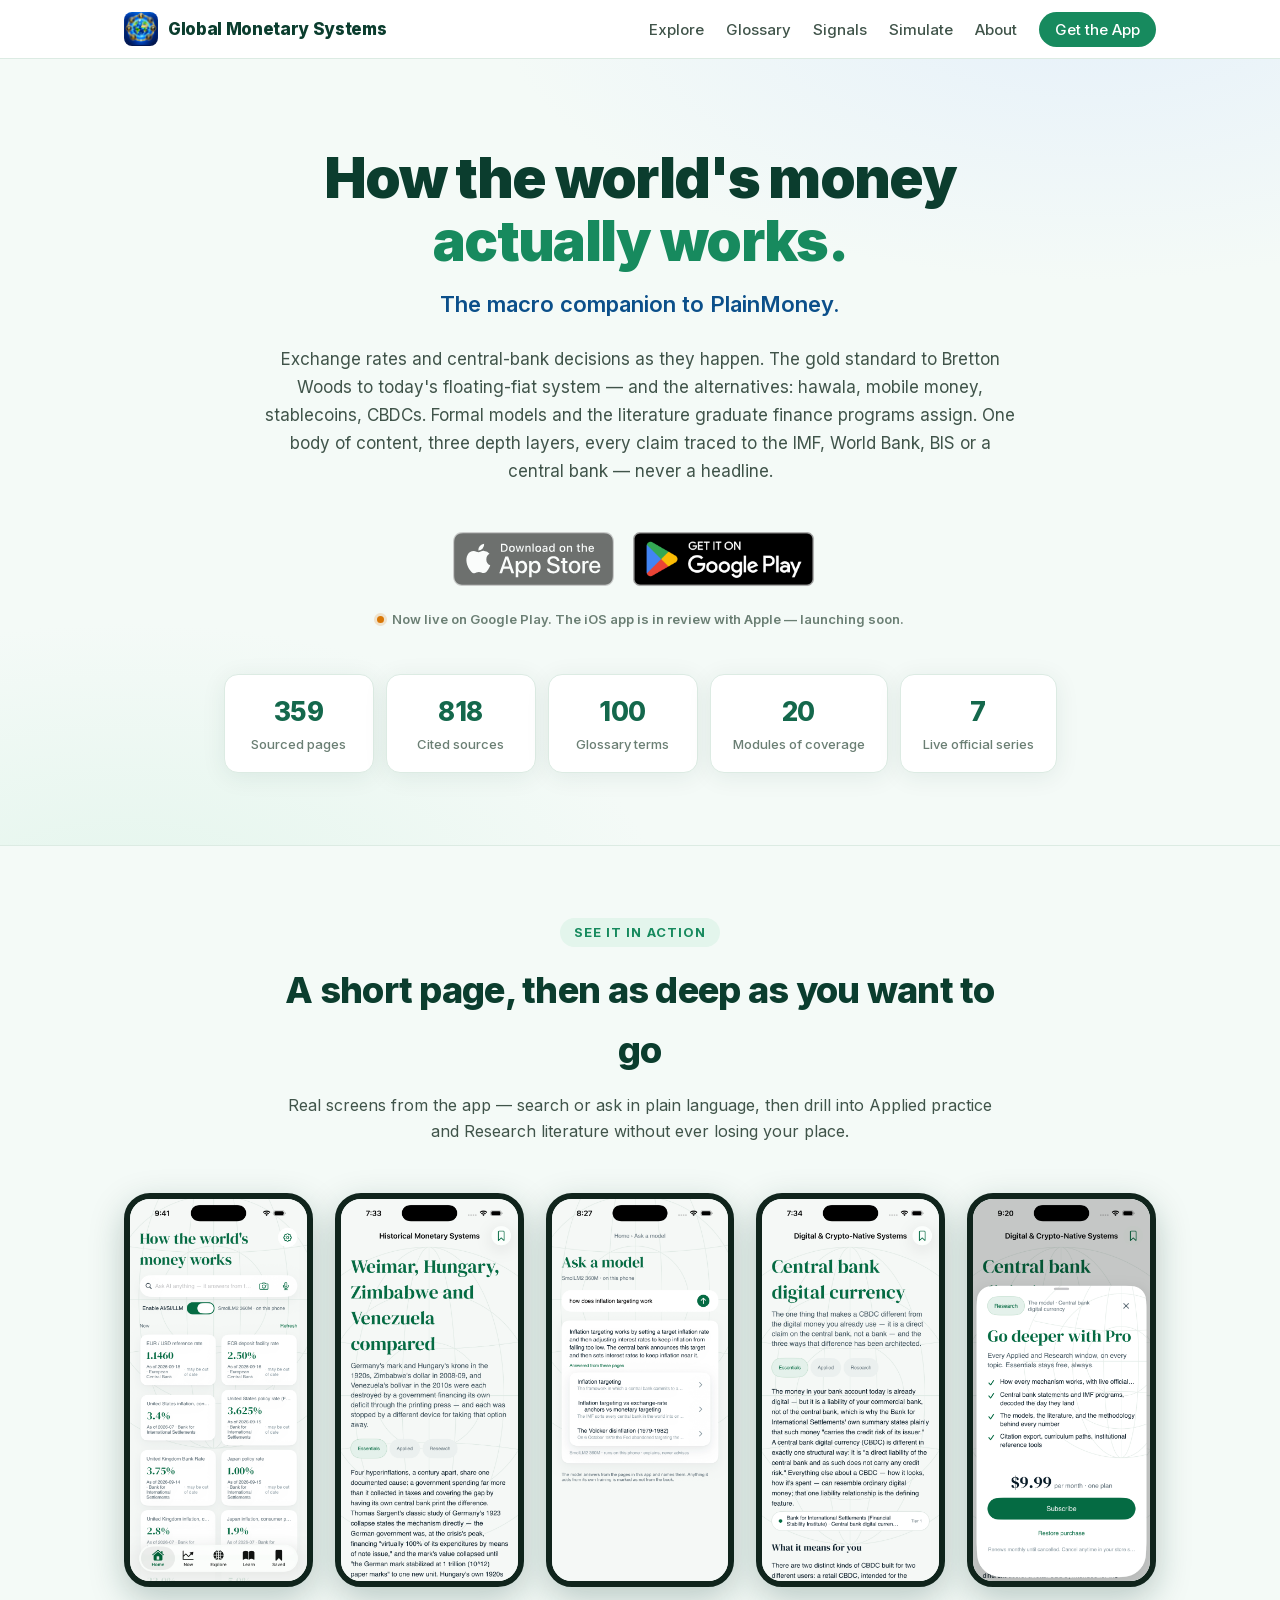
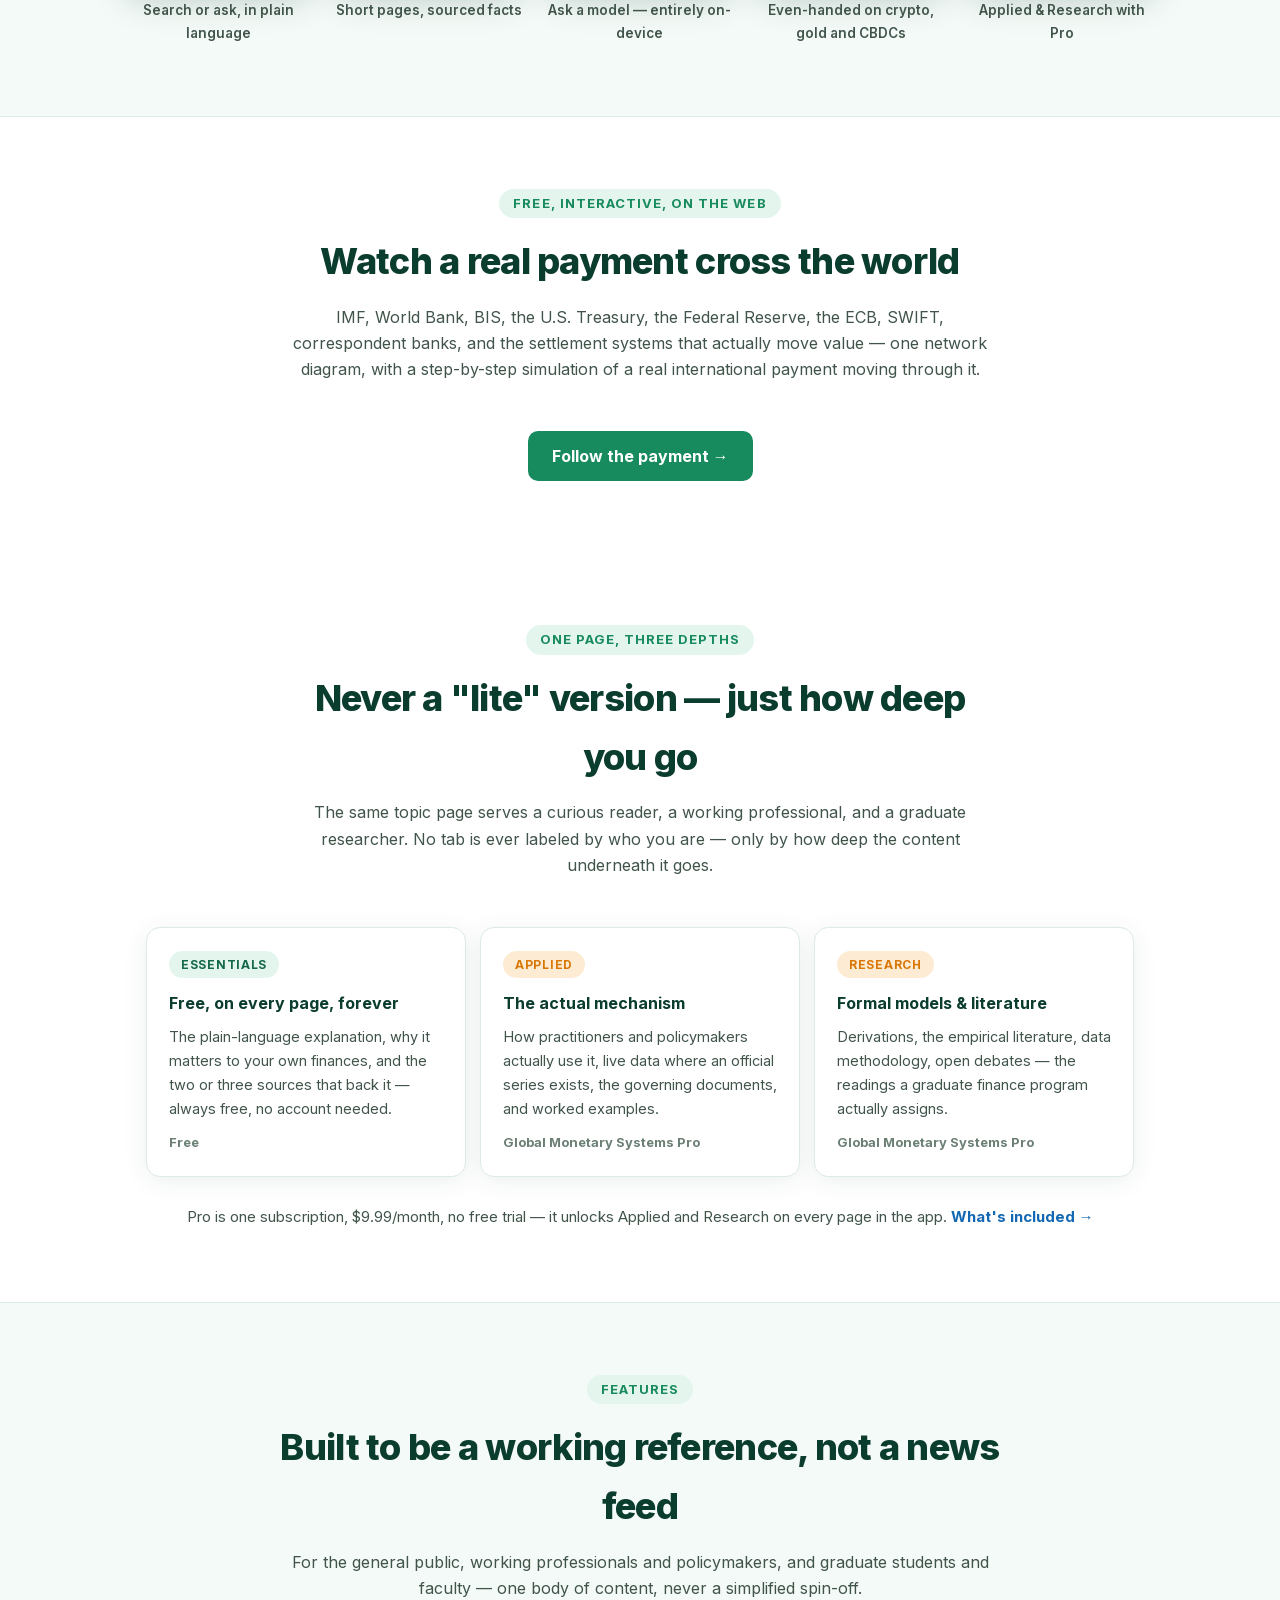
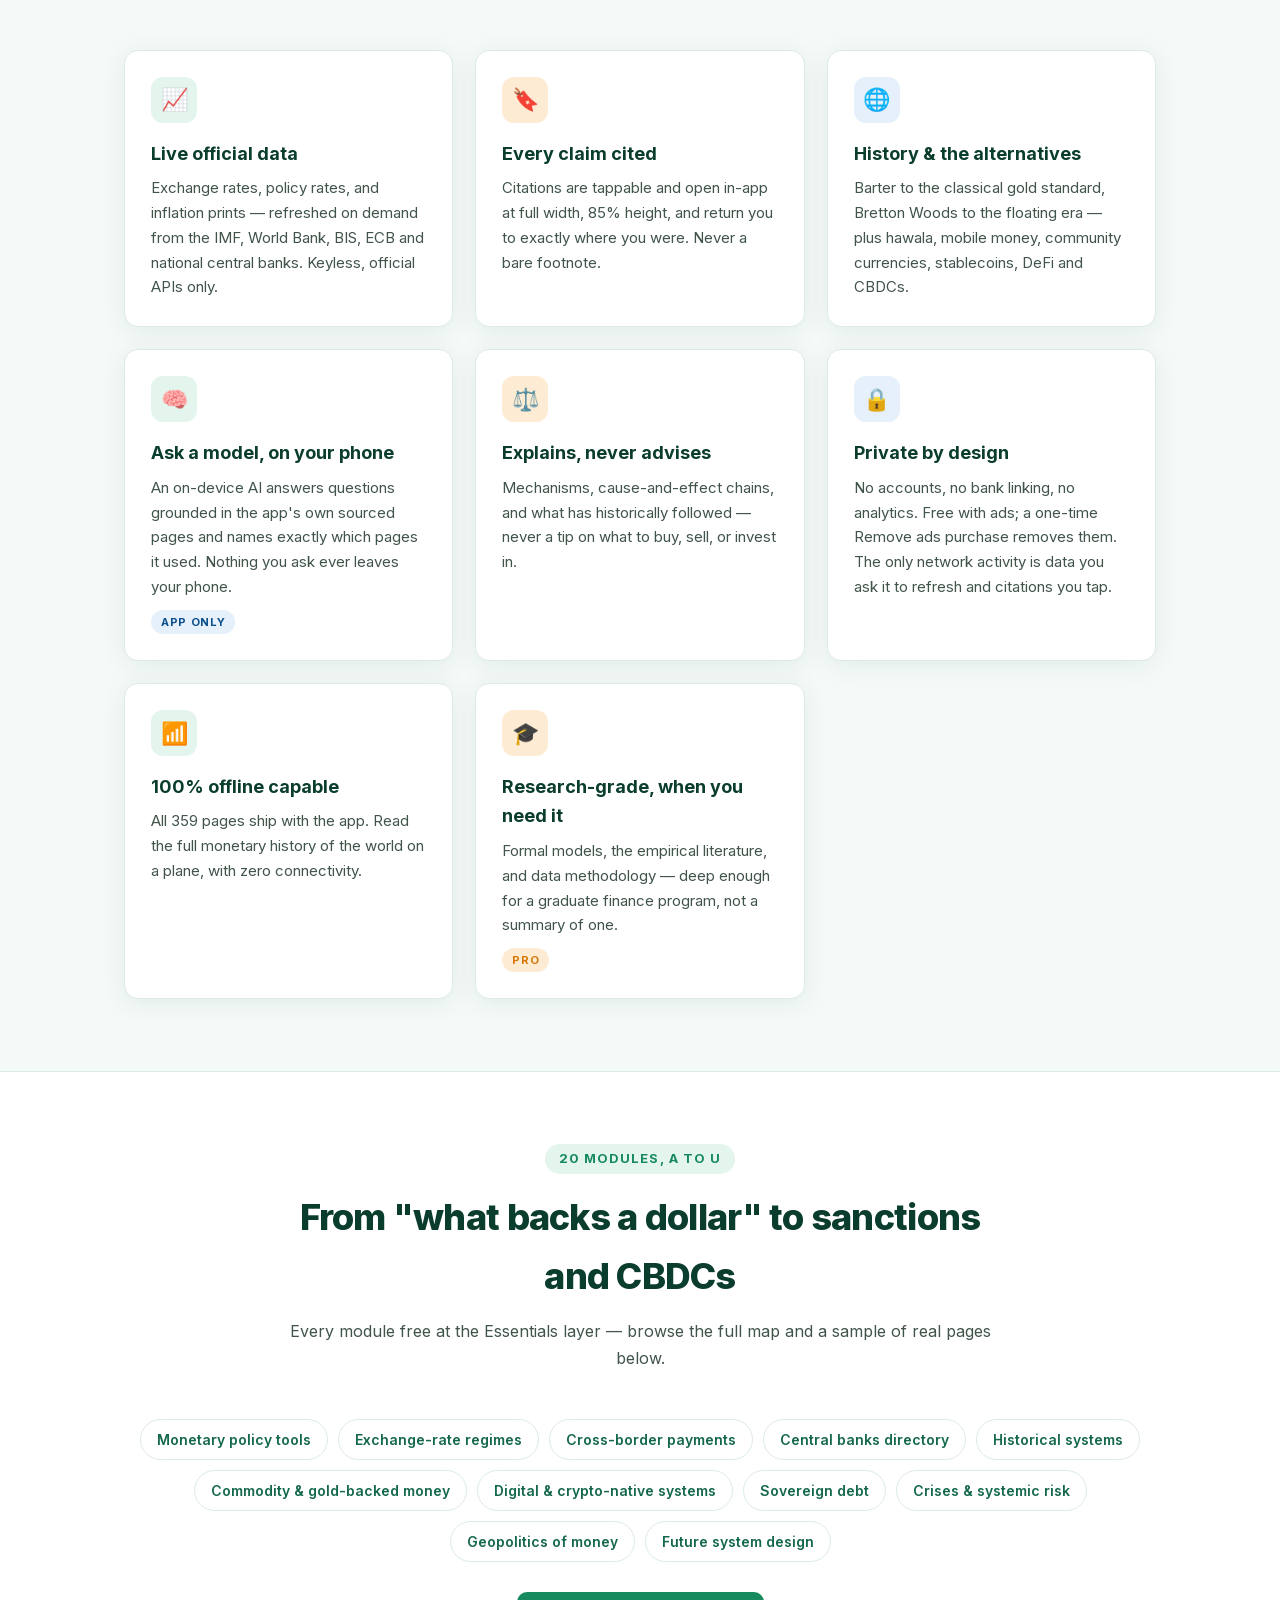
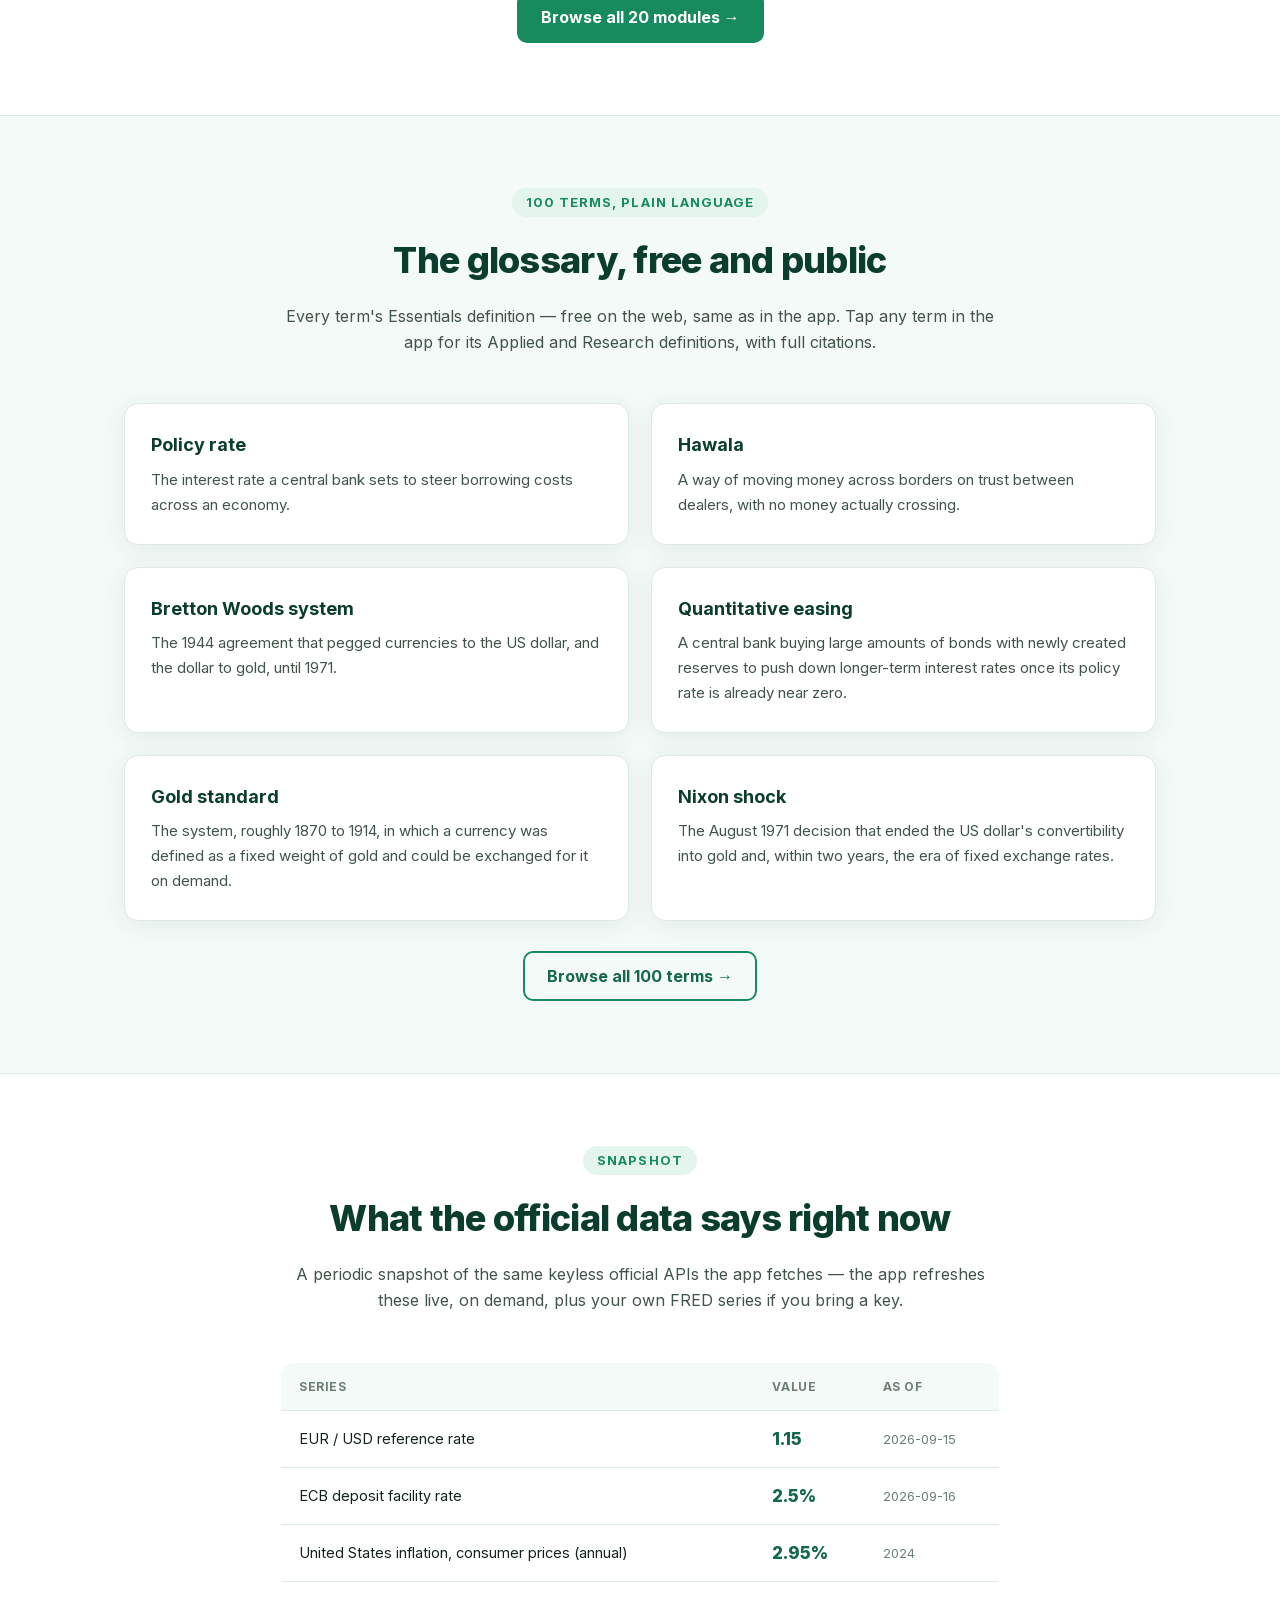
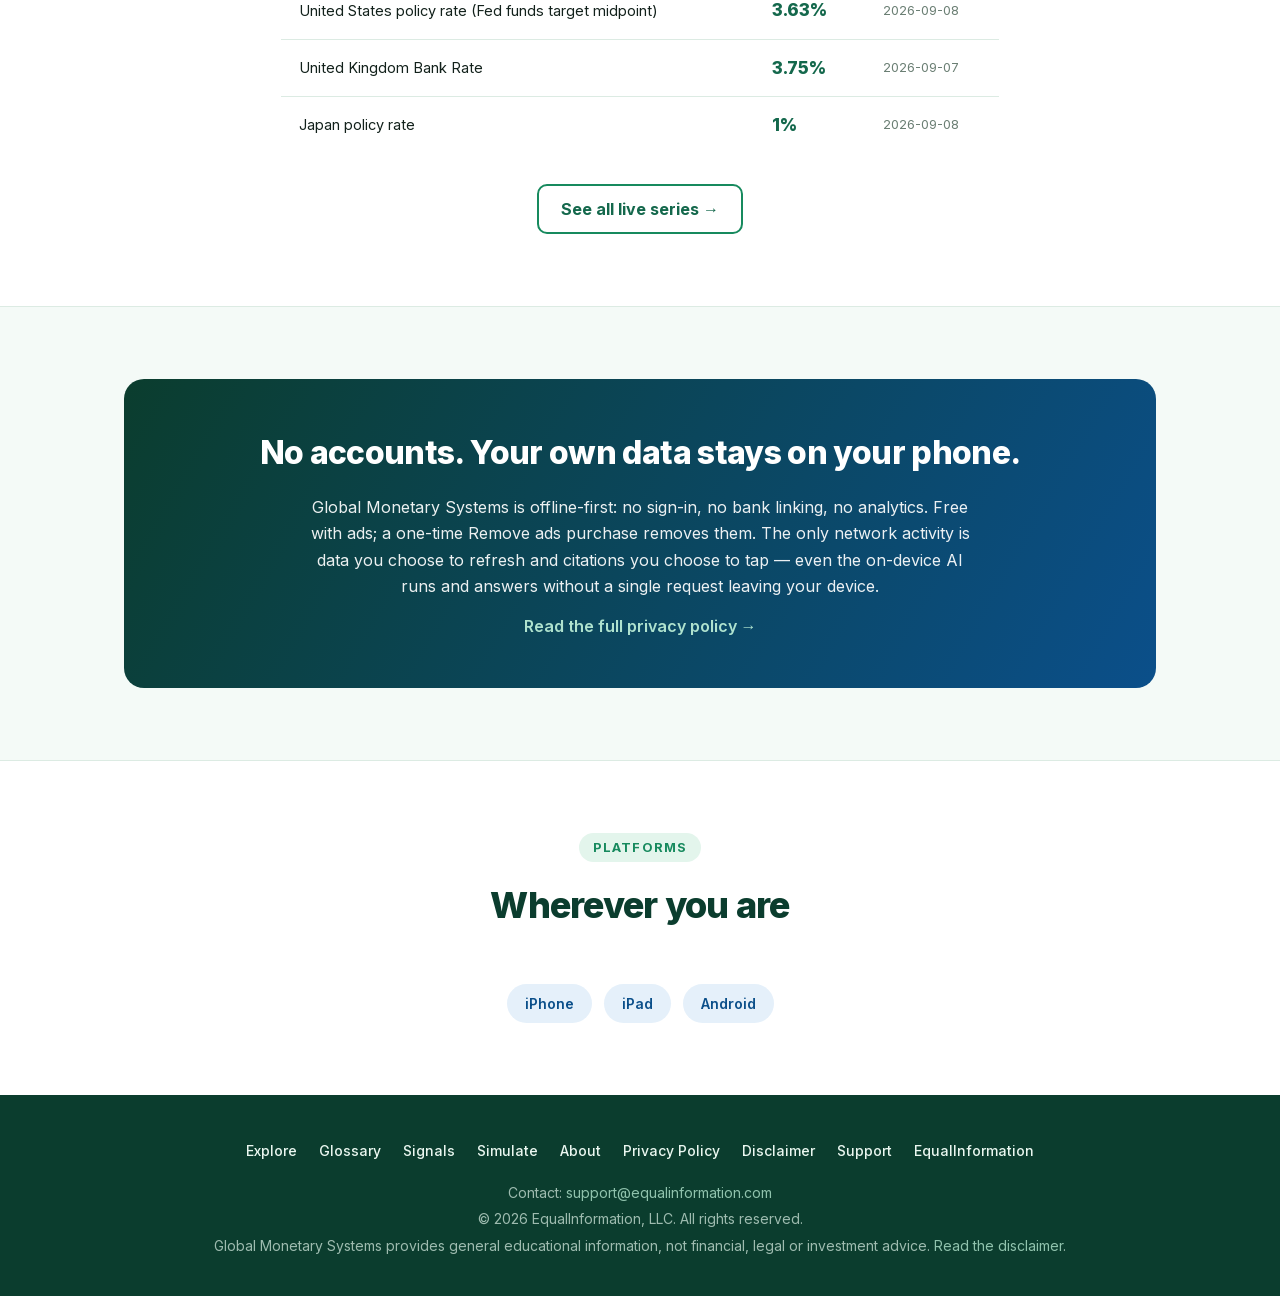
<file: index.html>
<!DOCTYPE html>
<html lang="en">
<head>
    <meta charset="UTF-8">
    <meta name="viewport" content="width=device-width, initial-scale=1.0">
    <title>Global Monetary Systems — How the World's Money Actually Works</title>
    <meta name="description" content="A sourced reference on the global monetary system — live official rates, monetary history from the gold standard to CBDCs, and an on-device AI that explains, never advises. Free Essentials on every page; Applied and Research with Pro.">
    <link rel="canonical" href="https://equalinformation.com/global-monetary-systems-site/">
    <link rel="icon" type="image/png" href="assets/img/favicon.png">
    <link rel="apple-touch-icon" href="assets/img/apple-touch-icon.png">
    <link rel="manifest" href="site.webmanifest">
    <meta name="theme-color" content="#0b3d2e">
    <meta property="og:title" content="Global Monetary Systems — How the World's Money Actually Works">
    <meta property="og:description" content="Live official rates, sourced monetary history, and an on-device AI that explains, never advises. Free Essentials on every page; Applied and Research with Pro.">
    <meta property="og:url" content="https://equalinformation.com/global-monetary-systems-site/">
    <meta property="og:image" content="https://equalinformation.com/global-monetary-systems-site/assets/img/og-image.png">
    <meta property="og:image:width" content="1200">
    <meta property="og:image:height" content="630">
    <meta property="og:type" content="website">
    <meta property="og:site_name" content="Global Monetary Systems">
    <meta name="twitter:card" content="summary_large_image">
    <meta name="twitter:title" content="Global Monetary Systems — How the World's Money Actually Works">
    <meta name="twitter:description" content="Live official rates, sourced monetary history, and an on-device AI that explains, never advises.">
    <meta name="twitter:image" content="https://equalinformation.com/global-monetary-systems-site/assets/img/og-image.png">
    <link rel="stylesheet" href="assets/fonts/inter.css">
    <link rel="stylesheet" href="assets/css/style.css">
    <script type="application/ld+json">
    {
      "@context": "https://schema.org",
      "@type": "MobileApplication",
      "name": "Global Monetary Systems",
      "description": "A sourced reference on how the world's monetary system works — live official data, monetary history, and the design space for future systems, in three depth layers: Essentials (free), Applied and Research (Pro).",
      "url": "https://equalinformation.com/global-monetary-systems-site/",
      "image": "https://equalinformation.com/global-monetary-systems-site/assets/img/icon-512.png",
      "applicationCategory": "FinanceApplication",
      "operatingSystem": "iOS, iPadOS, Android",
      "offers": {
        "@type": "Offer",
        "price": "0",
        "priceCurrency": "USD",
        "description": "Free download. Global Monetary Systems Pro is $9.99/month for the Applied and Research depth layers."
      },
      "author": {
        "@type": "Organization",
        "name": "EqualInformation, LLC",
        "url": "https://equalinformation.com"
      }
    }
    </script>
</head>
<body>

<nav>
    <div class="nav-inner">
        <a href="./" class="nav-logo">
            <img src="assets/img/favicon.png" alt="" width="32" height="32">
            Global Monetary Systems
        </a>
        <ul class="nav-links">
            <li><a href="explore/">Explore</a></li>
            <li><a href="glossary/">Glossary</a></li>
            <li><a href="signals/">Signals</a></li>
            <li><a href="simulate/">Simulate</a></li>
            <li><a href="about/">About</a></li>
            <li><a href="#download" class="nav-cta">Get the App</a></li>
        </ul>
        <button class="mobile-menu-btn" onclick="document.querySelector('.nav-links').classList.toggle('show')" aria-label="Menu">&#9776;</button>
    </div>
</nav>

<header class="hero" id="download">
    <div class="wrap">
        <h1>How the world's money<br><span class="accent">actually works.</span></h1>
        <p class="tagline">The macro companion to PlainMoney.</p>
        <p class="lede">
            Exchange rates and central-bank decisions as they happen. The gold standard to
            Bretton Woods to today's floating-fiat system — and the alternatives: hawala,
            mobile money, stablecoins, CBDCs. Formal models and the literature graduate
            finance programs assign. One body of content, three depth layers, every claim
            traced to the IMF, World Bank, BIS or a central bank — never a headline.
        </p>
        <div class="store-buttons">
            <span style="filter:grayscale(60%);opacity:.55"><img class="badge-ios" src="assets/img/app-store-badge.svg" alt="App Store — coming soon" height="52"></span>
            <a href="https://play.google.com/store/apps/details?id=com.equalinformation.globalmonetarysystems.app" target="_blank" rel="noopener"><img class="badge-play" src="assets/img/google-play-badge.png" alt="Get it on Google Play" height="78"></a>
        </div>
        <p class="pending-note"><span class="pip"></span> Now live on Google Play. The iOS app is in review with Apple — launching soon.</p>
        <div class="stats">
            <div class="stat"><div class="num">359</div><div class="label">Sourced pages</div></div>
            <div class="stat"><div class="num">818</div><div class="label">Cited sources</div></div>
            <div class="stat"><div class="num">100</div><div class="label">Glossary terms</div></div>
            <div class="stat"><div class="num">20</div><div class="label">Modules of coverage</div></div>
            <div class="stat"><div class="num">7</div><div class="label">Live official series</div></div>
        </div>
    </div>
</header>

<section class="tint" id="screens">
    <div class="wrap">
        <div class="section-head">
            <span class="kicker">See it in action</span>
            <h2>A short page, then as deep as you want to go</h2>
            <p>Real screens from the app — search or ask in plain language, then drill into Applied practice and Research literature without ever losing your place.</p>
        </div>
        <div class="screens-strip">
            <figure class="phone">
                <img src="assets/img/screens/01-home.png" alt="Home screen with search, live signal cards, and need-based entry points" loading="lazy">
                <figcaption>Search or ask, in plain language</figcaption>
            </figure>
            <figure class="phone">
                <img src="assets/img/screens/02-topic-page.png" alt="A short Essentials topic page with sourced facts and drill-down links" loading="lazy">
                <figcaption>Short pages, sourced facts</figcaption>
            </figure>
            <figure class="phone">
                <img src="assets/img/screens/03-ask.png" alt="On-device AI answering a question, grounded in the app's own sourced pages" loading="lazy">
                <figcaption>Ask a model — entirely on-device</figcaption>
            </figure>
            <figure class="phone">
                <img src="assets/img/screens/04-cbdc.png" alt="A comparison page for central bank digital currencies across jurisdictions" loading="lazy">
                <figcaption>Even-handed on crypto, gold and CBDCs</figcaption>
            </figure>
            <figure class="phone">
                <img src="assets/img/screens/05-paywall.png" alt="The Pro paywall unlocking Applied and Research depth" loading="lazy">
                <figcaption>Applied &amp; Research with Pro</figcaption>
            </figure>
        </div>
    </div>
</section>

<section id="simulate-teaser">
    <div class="wrap">
        <div class="section-head">
            <span class="kicker">Free, interactive, on the web</span>
            <h2>Watch a real payment cross the world</h2>
            <p>IMF, World Bank, BIS, the U.S. Treasury, the Federal Reserve, the ECB, SWIFT,
            correspondent banks, and the settlement systems that actually move value &mdash;
            one network diagram, with a step-by-step simulation of a real international
            payment moving through it.</p>
        </div>
        <div style="display:flex; justify-content:center;">
            <a class="btn" href="simulate/">Follow the payment &rarr;</a>
        </div>
    </div>
</section>

<section id="layers">
    <div class="wrap">
        <div class="section-head">
            <span class="kicker">One page, three depths</span>
            <h2>Never a "lite" version — just how deep you go</h2>
            <p>The same topic page serves a curious reader, a working professional, and a
            graduate researcher. No tab is ever labeled by who you are — only by how deep
            the content underneath it goes.</p>
        </div>
        <div class="layers">
            <div class="layer-pill essentials">
                <span class="tag">Essentials</span>
                <h3>Free, on every page, forever</h3>
                <p>The plain-language explanation, why it matters to your own finances, and
                the two or three sources that back it — always free, no account needed.</p>
                <div class="price">Free</div>
            </div>
            <div class="layer-pill applied">
                <span class="tag">Applied</span>
                <h3>The actual mechanism</h3>
                <p>How practitioners and policymakers actually use it, live data where an
                official series exists, the governing documents, and worked examples.</p>
                <div class="price">Global Monetary Systems Pro</div>
            </div>
            <div class="layer-pill research">
                <span class="tag">Research</span>
                <h3>Formal models &amp; literature</h3>
                <p>Derivations, the empirical literature, data methodology, open debates —
                the readings a graduate finance program actually assigns.</p>
                <div class="price">Global Monetary Systems Pro</div>
            </div>
        </div>
        <p style="text-align:center; margin-top:28px; color:var(--ink-soft); font-size:15px;">
            Pro is one subscription, $9.99/month, no free trial — it unlocks Applied and
            Research on every page in the app. <a href="about/#pro" style="font-weight:700;">What's included &rarr;</a>
        </p>
    </div>
</section>

<section class="tint" id="features">
    <div class="wrap">
        <div class="section-head">
            <span class="kicker">Features</span>
            <h2>Built to be a working reference, not a news feed</h2>
            <p>For the general public, working professionals and policymakers, and graduate students and faculty — one body of content, never a simplified spin-off.</p>
        </div>
        <div class="grid">
            <div class="card">
                <div class="icon">&#128200;</div>
                <h3>Live official data</h3>
                <p>Exchange rates, policy rates, and inflation prints — refreshed on demand from the IMF, World Bank, BIS, ECB and national central banks. Keyless, official APIs only.</p>
            </div>
            <div class="card">
                <div class="icon gold">&#128278;</div>
                <h3>Every claim cited</h3>
                <p>Citations are tappable and open in-app at full width, 85% height, and return you to exactly where you were. Never a bare footnote.</p>
            </div>
            <div class="card">
                <div class="icon teal">&#127760;</div>
                <h3>History &amp; the alternatives</h3>
                <p>Barter to the classical gold standard, Bretton Woods to the floating era — plus hawala, mobile money, community currencies, stablecoins, DeFi and CBDCs.</p>
            </div>
            <div class="card">
                <div class="icon">&#129504;</div>
                <h3>Ask a model, on your phone</h3>
                <p>An on-device AI answers questions grounded in the app's own sourced pages and names exactly which pages it used. Nothing you ask ever leaves your phone.</p>
                <span class="app-tag">App only</span>
            </div>
            <div class="card">
                <div class="icon gold">&#9878;&#65039;</div>
                <h3>Explains, never advises</h3>
                <p>Mechanisms, cause-and-effect chains, and what has historically followed — never a tip on what to buy, sell, or invest in.</p>
            </div>
            <div class="card">
                <div class="icon teal">&#128274;</div>
                <h3>Private by design</h3>
                <p>No accounts, no bank linking, no analytics. Free with ads; a one-time Remove ads purchase removes them. The only network activity is data you ask it to refresh and citations you tap.</p>
            </div>
            <div class="card">
                <div class="icon">&#128246;</div>
                <h3>100% offline capable</h3>
                <p>All 359 pages ship with the app. Read the full monetary history of the world on a plane, with zero connectivity.</p>
            </div>
            <div class="card">
                <div class="icon gold">&#127891;</div>
                <h3>Research-grade, when you need it</h3>
                <p>Formal models, the empirical literature, and data methodology — deep enough for a graduate finance program, not a summary of one.</p>
                <span class="pro-tag">Pro</span>
            </div>
        </div>
    </div>
</section>

<section id="explore-teaser">
    <div class="wrap">
        <div class="section-head">
            <span class="kicker">20 modules, A to U</span>
            <h2>From "what backs a dollar" to sanctions and CBDCs</h2>
            <p>Every module free at the Essentials layer — browse the full map and a sample of real pages below.</p>
        </div>
        <div class="chips">
            <span class="chip">Monetary policy tools</span>
            <span class="chip">Exchange-rate regimes</span>
            <span class="chip">Cross-border payments</span>
            <span class="chip">Central banks directory</span>
            <span class="chip">Historical systems</span>
            <span class="chip">Commodity &amp; gold-backed money</span>
            <span class="chip">Digital &amp; crypto-native systems</span>
            <span class="chip">Sovereign debt</span>
            <span class="chip">Crises &amp; systemic risk</span>
            <span class="chip">Geopolitics of money</span>
            <span class="chip">Future system design</span>
        </div>
        <div style="display:flex; justify-content:center; margin-top:30px;">
            <a class="btn" href="explore/">Browse all 20 modules &rarr;</a>
        </div>
    </div>
</section>

<section class="tint" id="glossary-teaser">
    <div class="wrap">
        <div class="section-head">
            <span class="kicker">100 terms, plain language</span>
            <h2>The glossary, free and public</h2>
            <p>Every term's Essentials definition — free on the web, same as in the app. Tap any term in the app for its Applied and Research definitions, with full citations.</p>
        </div>
        <div class="grid two" id="glossary-preview">
            <!-- filled by inline script below from assets/data/glossary.json -->
        </div>
        <div style="display:flex; justify-content:center; margin-top:30px;">
            <a class="btn outline" href="glossary/">Browse all 100 terms &rarr;</a>
        </div>
    </div>
    <script>
    fetch('assets/data/glossary.json').then(r => r.json()).then(terms => {
        const picks = ['policy-rate', 'hawala', 'bretton-woods', 'quantitative-easing', 'gold-standard', 'nixon-shock'];
        const byId = Object.fromEntries(terms.map(t => [t.id, t]));
        const host = document.getElementById('glossary-preview');
        picks.forEach(id => {
            const t = byId[id];
            if (!t) return;
            const card = document.createElement('div');
            card.className = 'card';
            card.innerHTML = `<h3>${t.term}</h3><p>${t.essentials}</p>`;
            host.appendChild(card);
        });
    }).catch(() => {});
    </script>
</section>

<section id="signals-teaser">
    <div class="wrap">
        <div class="section-head">
            <span class="kicker">Snapshot</span>
            <h2>What the official data says right now</h2>
            <p>A periodic snapshot of the same keyless official APIs the app fetches — the app refreshes these live, on demand, plus your own FRED series if you bring a key.</p>
        </div>
        <div style="max-width:720px; margin:0 auto; overflow-x:auto;">
            <table class="signals-table" id="signals-preview">
                <thead><tr><th>Series</th><th>Value</th><th>As of</th></tr></thead>
                <tbody></tbody>
            </table>
        </div>
        <div style="display:flex; justify-content:center; margin-top:30px;">
            <a class="btn outline" href="signals/">See all live series &rarr;</a>
        </div>
    </div>
    <script>
    fetch('assets/data/signals.json').then(r => r.json()).then(rows => {
        const tbody = document.querySelector('#signals-preview tbody');
        rows.forEach(s => {
            const tr = document.createElement('tr');
            const unit = s.unit.startsWith('percent') ? '%' : '';
            const value = Math.round(s.value * 100) / 100;
            tr.innerHTML = `<td>${s.name}</td><td class="value">${value}${unit}</td><td class="asof">${s.date}</td>`;
            tbody.appendChild(tr);
        });
    }).catch(() => {});
    </script>
</section>

<section class="tint" id="privacy">
    <div class="wrap">
        <div class="privacy-banner">
            <h2>No accounts. Your own data stays on your phone.</h2>
            <p>
                Global Monetary Systems is offline-first: no sign-in, no bank linking, no analytics.
                Free with ads; a one-time Remove ads purchase removes them. The only network activity is data you choose to refresh and
                citations you choose to tap — even the on-device AI runs and answers without
                a single request leaving your device.
            </p>
            <p><a href="privacy/">Read the full privacy policy &rarr;</a></p>
        </div>
    </div>
</section>

<section>
    <div class="wrap">
        <div class="section-head">
            <span class="kicker">Platforms</span>
            <h2>Wherever you are</h2>
        </div>
        <div class="platforms">
            <span class="platform">iPhone</span>
            <span class="platform">iPad</span>
            <span class="platform">Android</span>
        </div>
    </div>
</section>

<footer>
    <div class="footer-inner">
        <ul class="footer-links">
            <li><a href="explore/">Explore</a></li>
            <li><a href="glossary/">Glossary</a></li>
            <li><a href="signals/">Signals</a></li>
            <li><a href="simulate/">Simulate</a></li>
            <li><a href="about/">About</a></li>
            <li><a href="privacy/">Privacy Policy</a></li>
            <li><a href="disclaimer/">Disclaimer</a></li>
            <li><a href="support/">Support</a></li>
            <li><a href="https://equalinformation.com" target="_blank" rel="noopener">EqualInformation</a></li>
        </ul>
        <p class="footer-copy">
            Contact: <a href="mailto:support@equalinformation.com">support@equalinformation.com</a><br>
            &copy; 2026 EqualInformation, LLC. All rights reserved.<br>
            Global Monetary Systems provides general educational information, not financial, legal or investment advice. <a href="disclaimer/">Read the disclaimer</a>.
        </p>
    </div>
</footer>

</body>
</html>
</file>
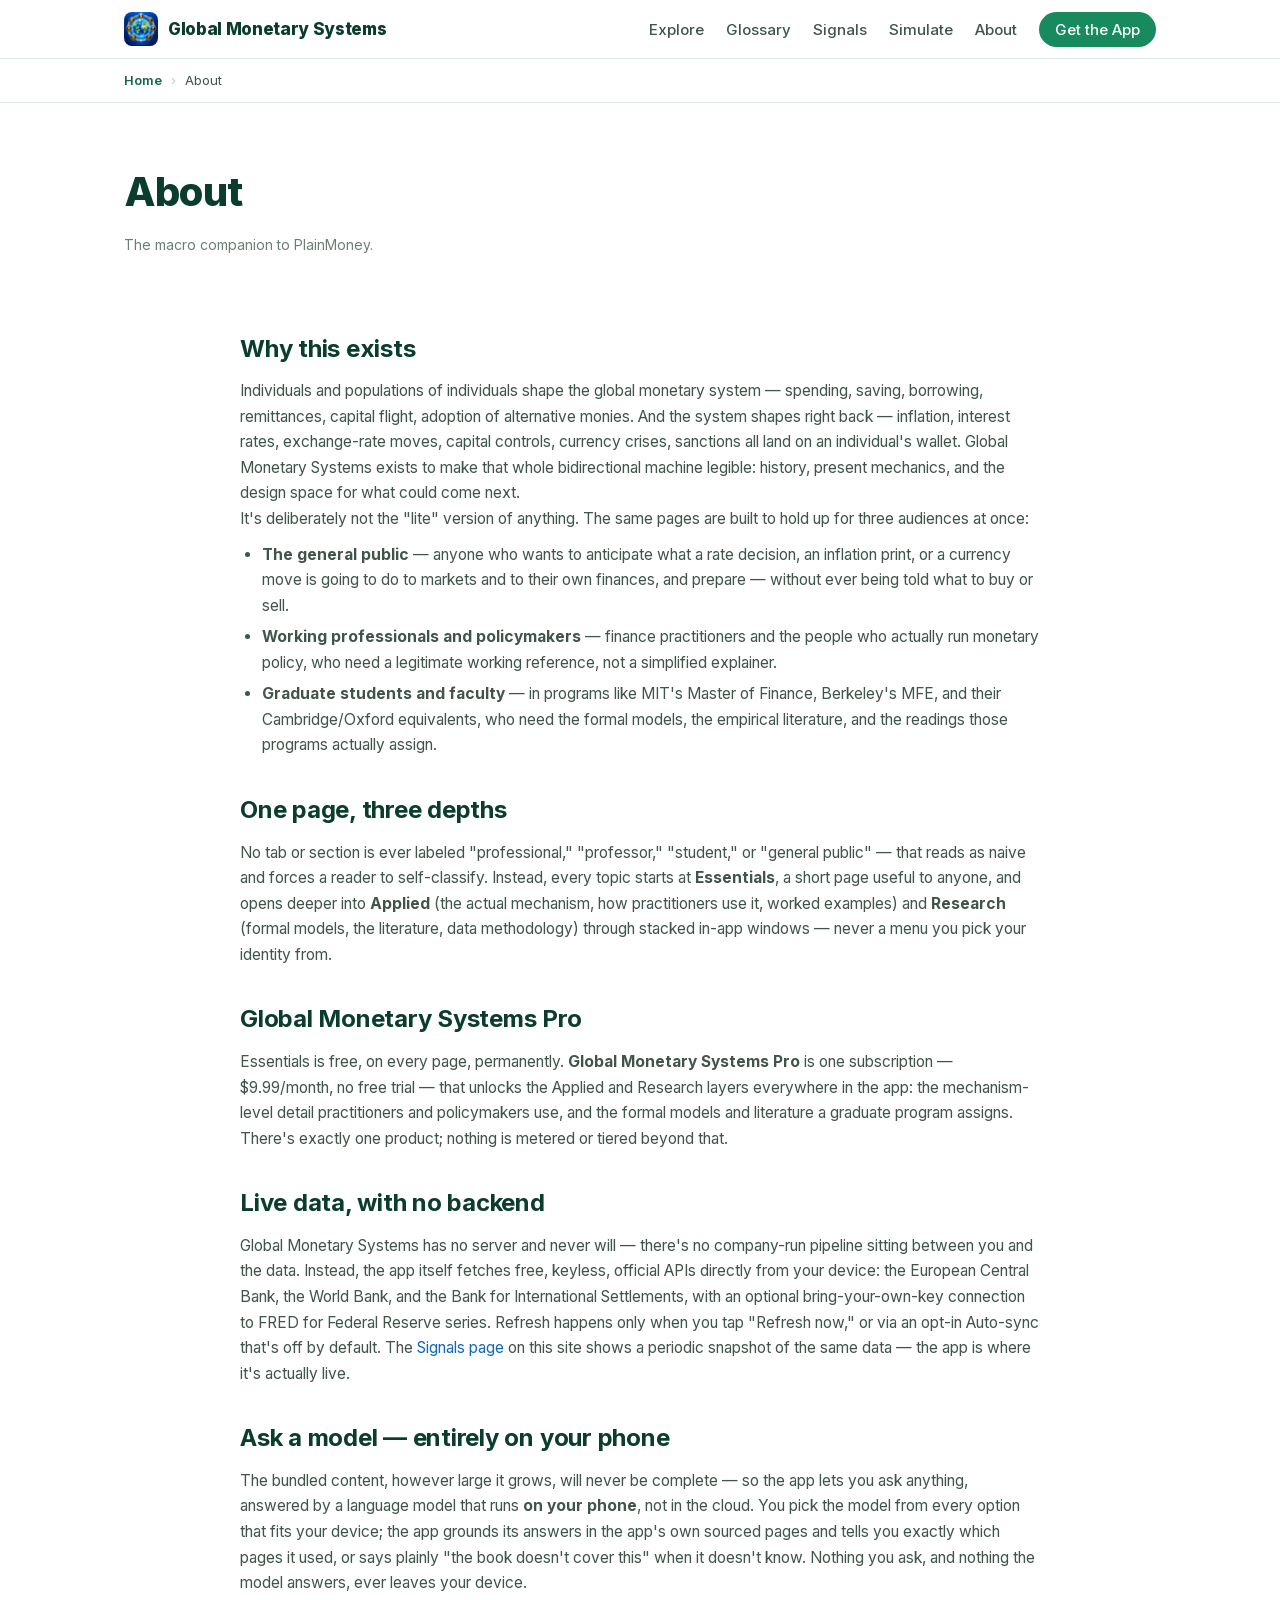
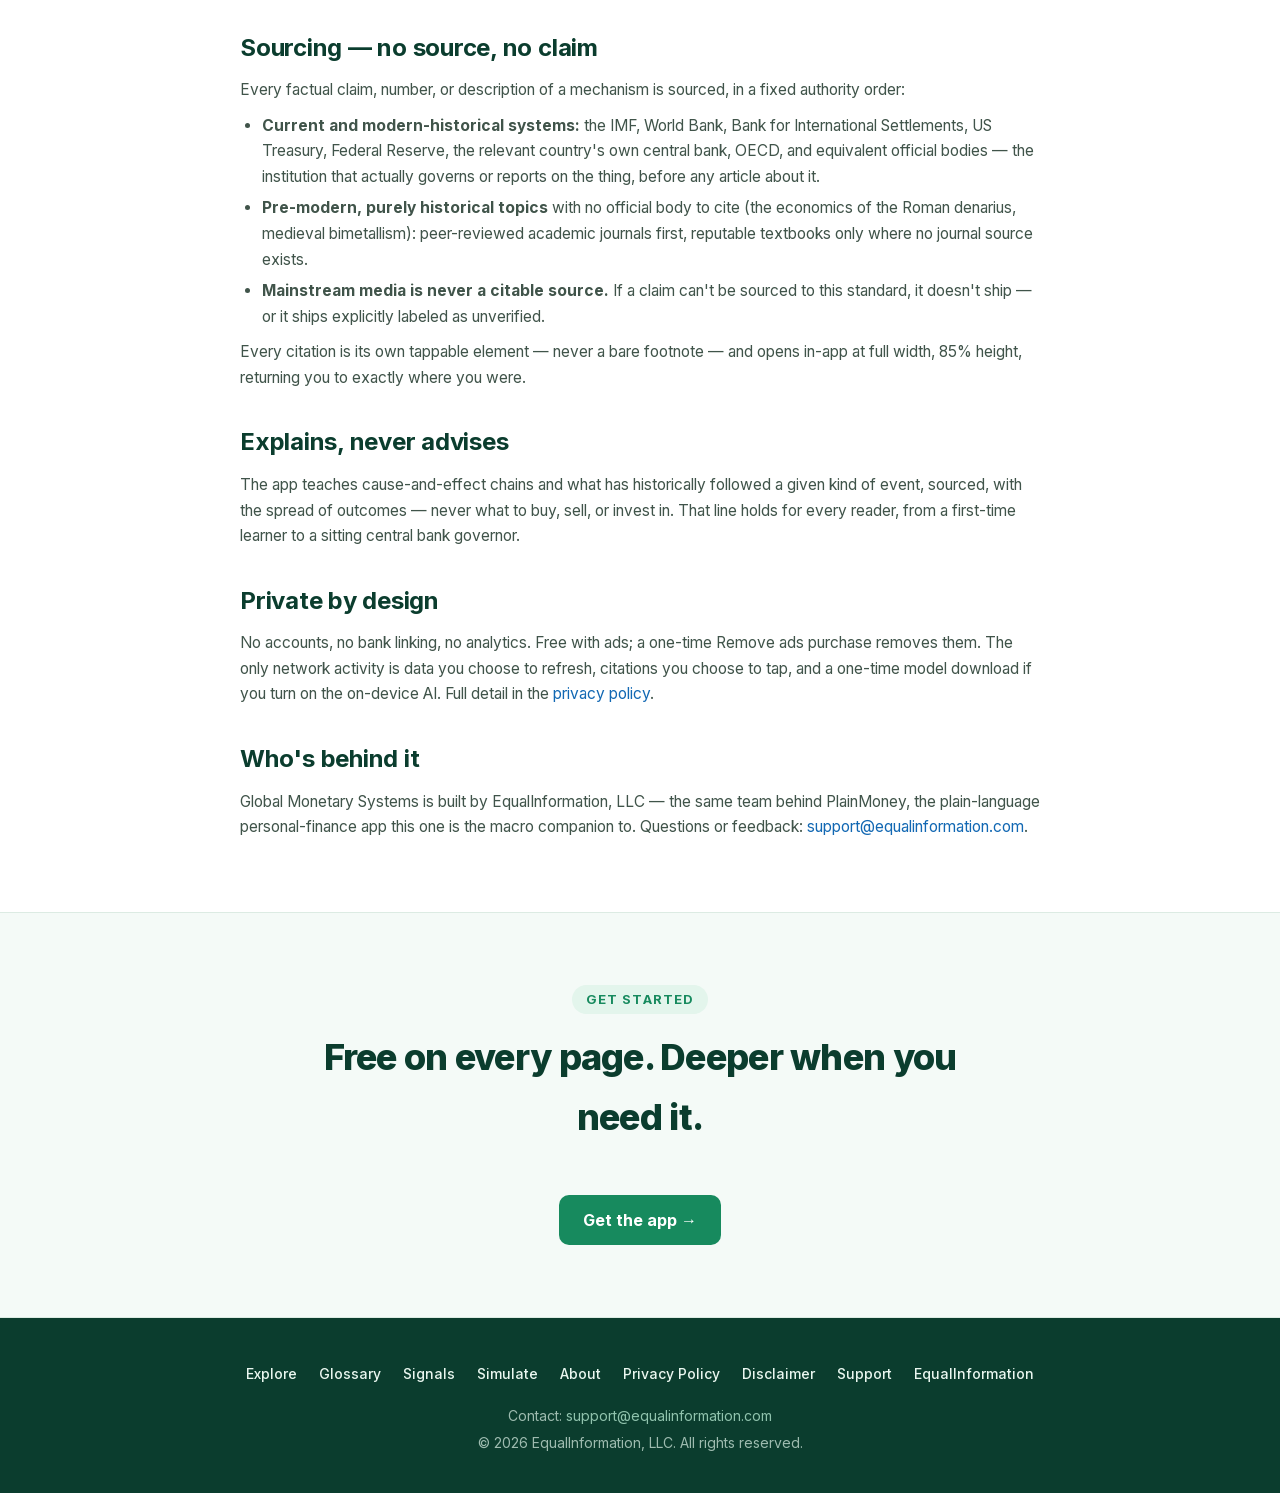
<file: about/index.html>
<!DOCTYPE html>
<html lang="en">
<head>
    <meta charset="UTF-8">
    <meta name="viewport" content="width=device-width, initial-scale=1.0">
    <title>About — Global Monetary Systems</title>
    <meta name="description" content="Why Global Monetary Systems exists, who it's for, the sourcing policy behind every claim, and what Global Monetary Systems Pro unlocks.">
    <link rel="canonical" href="https://equalinformation.com/global-monetary-systems-site/about/">
    <meta property="og:title" content="About — Global Monetary Systems">
    <meta property="og:description" content="Why Global Monetary Systems exists, who it's for, and the sourcing policy behind every claim.">
    <meta property="og:url" content="https://equalinformation.com/global-monetary-systems-site/about/">
    <meta property="og:image" content="https://equalinformation.com/global-monetary-systems-site/assets/img/og-image.png">
    <meta property="og:type" content="website">
    <meta property="og:site_name" content="Global Monetary Systems">
    <link rel="icon" type="image/png" href="../assets/img/favicon.png">
    <link rel="apple-touch-icon" href="../assets/img/apple-touch-icon.png">
    <link rel="manifest" href="../site.webmanifest">
    <meta name="theme-color" content="#0b3d2e">
    <link rel="stylesheet" href="../assets/fonts/inter.css">
    <link rel="stylesheet" href="../assets/css/style.css">
</head>
<body>

<nav>
    <div class="nav-inner">
        <a href="../" class="nav-logo">
            <img src="../assets/img/favicon.png" alt="" width="32" height="32">
            Global Monetary Systems
        </a>
        <ul class="nav-links">
            <li><a href="../explore/">Explore</a></li>
            <li><a href="../glossary/">Glossary</a></li>
            <li><a href="../signals/">Signals</a></li>
            <li><a href="../simulate/">Simulate</a></li>
            <li><a href="./">About</a></li>
            <li><a href="../#download" class="nav-cta">Get the App</a></li>
        </ul>
        <button class="mobile-menu-btn" onclick="document.querySelector('.nav-links').classList.toggle('show')" aria-label="Menu">&#9776;</button>
    </div>
</nav>
<div class="crumbs" role="navigation" aria-label="Breadcrumb"><div class="wrap"><a href="../">Home</a><span class="sep">&rsaquo;</span><span class="current">About</span></div></div>

<div class="page-title"><div class="wrap">
    <h1>About</h1>
    <p class="meta">The macro companion to PlainMoney.</p>
</div></div>

<div class="content wrap">

    <h2>Why this exists</h2>
    <p>
        Individuals and populations of individuals shape the global monetary system —
        spending, saving, borrowing, remittances, capital flight, adoption of alternative
        monies. And the system shapes right back — inflation, interest rates, exchange-rate
        moves, capital controls, currency crises, sanctions all land on an individual's
        wallet. Global Monetary Systems exists to make that whole bidirectional machine
        legible: history, present mechanics, and the design space for what could come next.
    </p>
    <p>
        It's deliberately not the "lite" version of anything. The same pages are built to
        hold up for three audiences at once:
    </p>
    <ul>
        <li><strong>The general public</strong> — anyone who wants to anticipate what a rate
        decision, an inflation print, or a currency move is going to do to markets and to
        their own finances, and prepare — without ever being told what to buy or sell.</li>
        <li><strong>Working professionals and policymakers</strong> — finance practitioners
        and the people who actually run monetary policy, who need a legitimate working
        reference, not a simplified explainer.</li>
        <li><strong>Graduate students and faculty</strong> — in programs like MIT's Master of
        Finance, Berkeley's MFE, and their Cambridge/Oxford equivalents, who need the formal
        models, the empirical literature, and the readings those programs actually assign.</li>
    </ul>

    <h2>One page, three depths</h2>
    <p>
        No tab or section is ever labeled "professional," "professor," "student," or
        "general public" — that reads as naive and forces a reader to self-classify. Instead,
        every topic starts at <strong>Essentials</strong>, a short page useful to anyone, and
        opens deeper into <strong>Applied</strong> (the actual mechanism, how practitioners
        use it, worked examples) and <strong>Research</strong> (formal models, the literature,
        data methodology) through stacked in-app windows — never a menu you pick your identity
        from.
    </p>

    <h2 id="pro">Global Monetary Systems Pro</h2>
    <p>
        Essentials is free, on every page, permanently. <strong>Global Monetary Systems Pro</strong>
        is one subscription — $9.99/month, no free trial — that unlocks the Applied and
        Research layers everywhere in the app: the mechanism-level detail practitioners and
        policymakers use, and the formal models and literature a graduate program assigns.
        There's exactly one product; nothing is metered or tiered beyond that.
    </p>

    <h2 id="live-data">Live data, with no backend</h2>
    <p>
        Global Monetary Systems has no server and never will — there's no company-run
        pipeline sitting between you and the data. Instead, the app itself fetches free,
        keyless, official APIs directly from your device: the European Central Bank, the
        World Bank, and the Bank for International Settlements, with an optional
        bring-your-own-key connection to FRED for Federal Reserve series. Refresh happens
        only when you tap "Refresh now," or via an opt-in Auto-sync that's off by default.
        The <a href="../signals/">Signals page</a> on this site shows a periodic snapshot of
        the same data — the app is where it's actually live.
    </p>

    <h2>Ask a model — entirely on your phone</h2>
    <p>
        The bundled content, however large it grows, will never be complete — so the app lets
        you ask anything, answered by a language model that runs <strong>on your phone</strong>,
        not in the cloud. You pick the model from every option that fits your device; the app
        grounds its answers in the app's own sourced pages and tells you exactly which pages
        it used, or says plainly "the book doesn't cover this" when it doesn't know. Nothing
        you ask, and nothing the model answers, ever leaves your device.
    </p>

    <h2>Sourcing — no source, no claim</h2>
    <p>
        Every factual claim, number, or description of a mechanism is sourced, in a fixed
        authority order:
    </p>
    <ul>
        <li><strong>Current and modern-historical systems:</strong> the IMF, World Bank, Bank
        for International Settlements, US Treasury, Federal Reserve, the relevant country's
        own central bank, OECD, and equivalent official bodies — the institution that actually
        governs or reports on the thing, before any article about it.</li>
        <li><strong>Pre-modern, purely historical topics</strong> with no official body to
        cite (the economics of the Roman denarius, medieval bimetallism): peer-reviewed
        academic journals first, reputable textbooks only where no journal source exists.</li>
        <li><strong>Mainstream media is never a citable source.</strong> If a claim can't be
        sourced to this standard, it doesn't ship — or it ships explicitly labeled as
        unverified.</li>
    </ul>
    <p>
        Every citation is its own tappable element — never a bare footnote — and opens in-app
        at full width, 85% height, returning you to exactly where you were.
    </p>

    <h2>Explains, never advises</h2>
    <p>
        The app teaches cause-and-effect chains and what has historically followed a given
        kind of event, sourced, with the spread of outcomes — never what to buy, sell, or
        invest in. That line holds for every reader, from a first-time learner to a sitting
        central bank governor.
    </p>

    <h2>Private by design</h2>
    <p>
        No accounts, no bank linking, no analytics. Free with ads; a one-time Remove ads purchase removes them. The only network activity is data
        you choose to refresh, citations you choose to tap, and a one-time model download if
        you turn on the on-device AI. Full detail in the <a href="../privacy/">privacy policy</a>.
    </p>

    <h2>Who's behind it</h2>
    <p>
        Global Monetary Systems is built by EqualInformation, LLC — the same team behind
        PlainMoney, the plain-language personal-finance app this one is the macro companion
        to. Questions or feedback: <a href="mailto:support@equalinformation.com">support@equalinformation.com</a>.
    </p>

</div>

<section class="tint">
    <div class="wrap" style="text-align:center;">
        <div class="section-head">
            <span class="kicker">Get started</span>
            <h2>Free on every page. Deeper when you need it.</h2>
        </div>
        <a class="btn" href="../#download">Get the app &rarr;</a>
    </div>
</section>

<footer>
    <div class="footer-inner">
        <ul class="footer-links">
            <li><a href="../explore/">Explore</a></li>
            <li><a href="../glossary/">Glossary</a></li>
            <li><a href="../signals/">Signals</a></li>
            <li><a href="../simulate/">Simulate</a></li>
            <li><a href="./">About</a></li>
            <li><a href="../privacy/">Privacy Policy</a></li>
            <li><a href="../disclaimer/">Disclaimer</a></li>
            <li><a href="../support/">Support</a></li>
            <li><a href="https://equalinformation.com" target="_blank" rel="noopener">EqualInformation</a></li>
        </ul>
        <p class="footer-copy">
            Contact: <a href="mailto:support@equalinformation.com">support@equalinformation.com</a><br>
            &copy; 2026 EqualInformation, LLC. All rights reserved.
        </p>
    </div>
</footer>

</body>
</html>
</file>
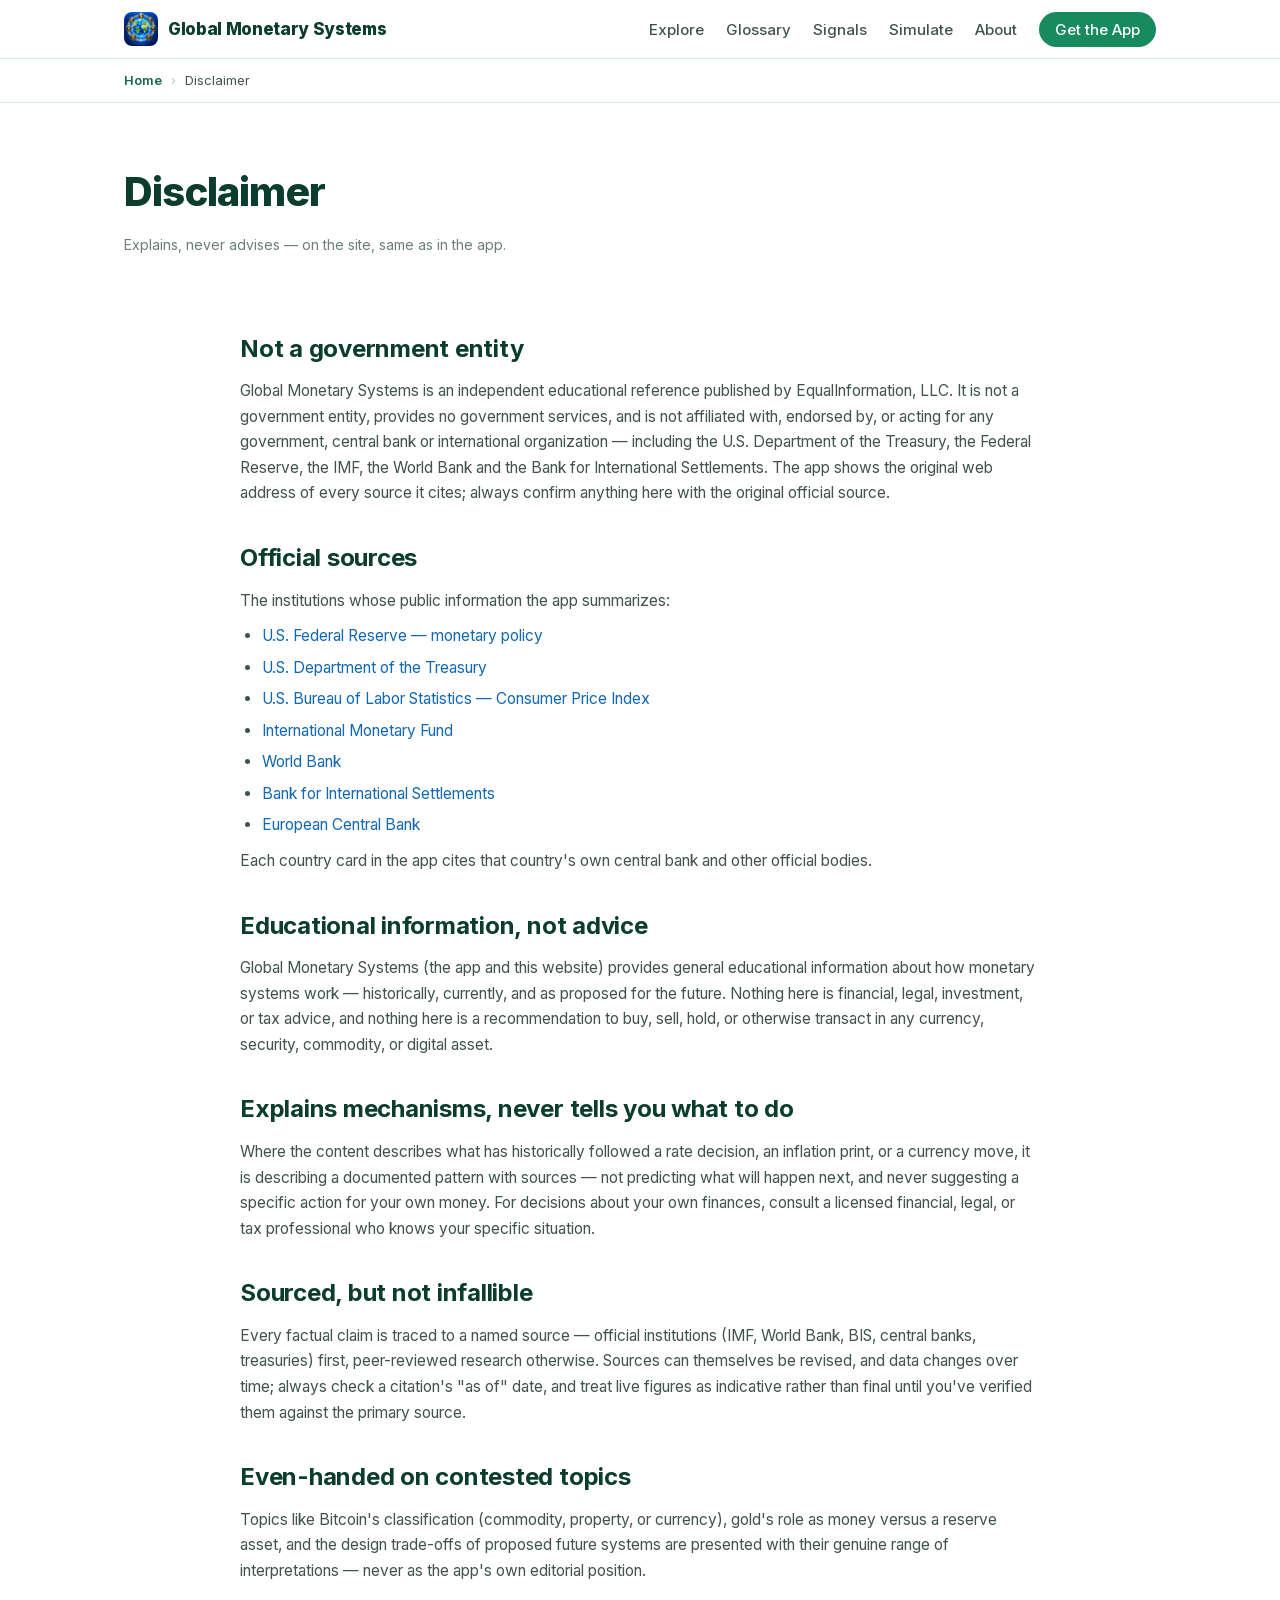
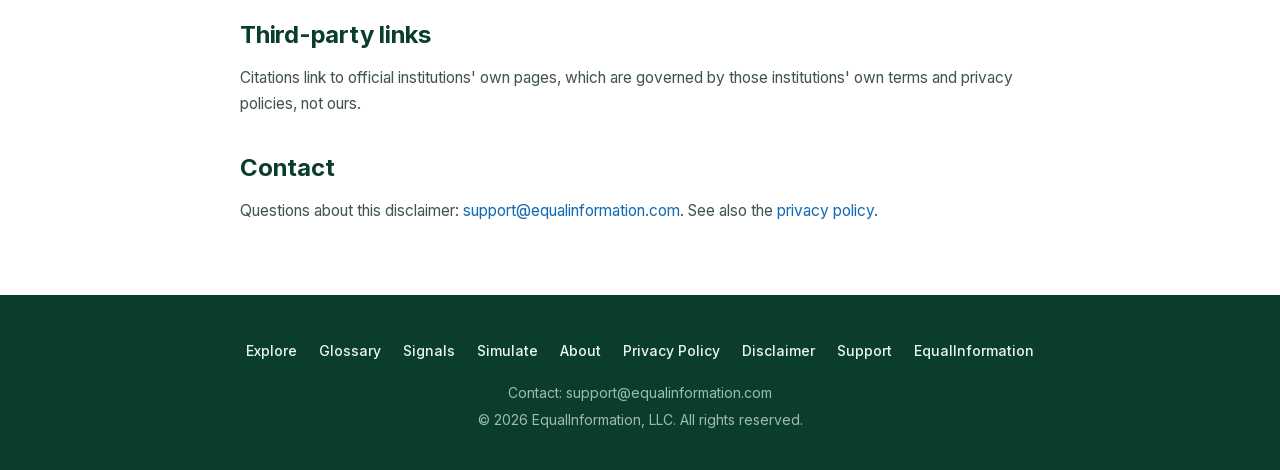
<file: disclaimer/index.html>
<!DOCTYPE html>
<html lang="en">
<head>
    <meta charset="UTF-8">
    <meta name="viewport" content="width=device-width, initial-scale=1.0">
    <title>Disclaimer — Global Monetary Systems</title>
    <meta name="description" content="Global Monetary Systems provides general educational information, not financial, legal, or investment advice.">
    <link rel="canonical" href="https://equalinformation.com/global-monetary-systems-site/disclaimer/">
    <meta property="og:title" content="Disclaimer — Global Monetary Systems">
    <meta property="og:url" content="https://equalinformation.com/global-monetary-systems-site/disclaimer/">
    <meta property="og:image" content="https://equalinformation.com/global-monetary-systems-site/assets/img/og-image.png">
    <meta property="og:type" content="website">
    <meta property="og:site_name" content="Global Monetary Systems">
    <link rel="icon" type="image/png" href="../assets/img/favicon.png">
    <link rel="apple-touch-icon" href="../assets/img/apple-touch-icon.png">
    <link rel="manifest" href="../site.webmanifest">
    <meta name="theme-color" content="#0b3d2e">
    <link rel="stylesheet" href="../assets/fonts/inter.css">
    <link rel="stylesheet" href="../assets/css/style.css">
</head>
<body>

<nav>
    <div class="nav-inner">
        <a href="../" class="nav-logo">
            <img src="../assets/img/favicon.png" alt="" width="32" height="32">
            Global Monetary Systems
        </a>
        <ul class="nav-links">
            <li><a href="../explore/">Explore</a></li>
            <li><a href="../glossary/">Glossary</a></li>
            <li><a href="../signals/">Signals</a></li>
            <li><a href="../simulate/">Simulate</a></li>
            <li><a href="../about/">About</a></li>
            <li><a href="../#download" class="nav-cta">Get the App</a></li>
        </ul>
        <button class="mobile-menu-btn" onclick="document.querySelector('.nav-links').classList.toggle('show')" aria-label="Menu">&#9776;</button>
    </div>
</nav>
<div class="crumbs" role="navigation" aria-label="Breadcrumb"><div class="wrap"><a href="../">Home</a><span class="sep">&rsaquo;</span><span class="current">Disclaimer</span></div></div>

<div class="page-title"><div class="wrap">
    <h1>Disclaimer</h1>
    <p class="meta">Explains, never advises — on the site, same as in the app.</p>
</div></div>

<div class="content wrap">

    <h2>Not a government entity</h2>
    <p>
        Global Monetary Systems is an independent educational reference published by
        EqualInformation, LLC. It is not a government entity, provides no government
        services, and is not affiliated with, endorsed by, or acting for any government,
        central bank or international organization &mdash; including the U.S. Department of
        the Treasury, the Federal Reserve, the IMF, the World Bank and the Bank for
        International Settlements. The app shows the original web address of every source it
        cites; always confirm anything here with the original official source.
    </p>

    <h2>Official sources</h2>
    <p>The institutions whose public information the app summarizes:</p>
    <ul>
        <li><a href="https://www.federalreserve.gov/monetarypolicy.htm" rel="noopener">U.S. Federal Reserve &mdash; monetary policy</a></li>
        <li><a href="https://home.treasury.gov/policy-issues/financial-markets-financial-institutions-and-fiscal-service" rel="noopener">U.S. Department of the Treasury</a></li>
        <li><a href="https://www.bls.gov/cpi/" rel="noopener">U.S. Bureau of Labor Statistics &mdash; Consumer Price Index</a></li>
        <li><a href="https://www.imf.org/en/About" rel="noopener">International Monetary Fund</a></li>
        <li><a href="https://www.worldbank.org/en/about" rel="noopener">World Bank</a></li>
        <li><a href="https://www.bis.org/about/index.htm" rel="noopener">Bank for International Settlements</a></li>
        <li><a href="https://www.ecb.europa.eu/mopo/html/index.en.html" rel="noopener">European Central Bank</a></li>
    </ul>
    <p>Each country card in the app cites that country's own central bank and other official bodies.</p>

    <h2>Educational information, not advice</h2>
    <p>
        Global Monetary Systems (the app and this website) provides general educational
        information about how monetary systems work — historically, currently, and as
        proposed for the future. Nothing here is financial, legal, investment, or tax advice,
        and nothing here is a recommendation to buy, sell, hold, or otherwise transact in any
        currency, security, commodity, or digital asset.
    </p>

    <h2>Explains mechanisms, never tells you what to do</h2>
    <p>
        Where the content describes what has historically followed a rate decision, an
        inflation print, or a currency move, it is describing a documented pattern with
        sources — not predicting what will happen next, and never suggesting a specific
        action for your own money. For decisions about your own finances, consult a licensed
        financial, legal, or tax professional who knows your specific situation.
    </p>

    <h2>Sourced, but not infallible</h2>
    <p>
        Every factual claim is traced to a named source — official institutions (IMF, World
        Bank, BIS, central banks, treasuries) first, peer-reviewed research otherwise. Sources
        can themselves be revised, and data changes over time; always check a citation's "as
        of" date, and treat live figures as indicative rather than final until you've verified
        them against the primary source.
    </p>

    <h2>Even-handed on contested topics</h2>
    <p>
        Topics like Bitcoin's classification (commodity, property, or currency), gold's role
        as money versus a reserve asset, and the design trade-offs of proposed future systems
        are presented with their genuine range of interpretations — never as the app's own
        editorial position.
    </p>

    <h2>Third-party links</h2>
    <p>
        Citations link to official institutions' own pages, which are governed by those
        institutions' own terms and privacy policies, not ours.
    </p>

    <h2>Contact</h2>
    <p>
        Questions about this disclaimer: <a href="mailto:support@equalinformation.com">support@equalinformation.com</a>.
        See also the <a href="../privacy/">privacy policy</a>.
    </p>

</div>

<footer>
    <div class="footer-inner">
        <ul class="footer-links">
            <li><a href="../explore/">Explore</a></li>
            <li><a href="../glossary/">Glossary</a></li>
            <li><a href="../signals/">Signals</a></li>
            <li><a href="../simulate/">Simulate</a></li>
            <li><a href="../about/">About</a></li>
            <li><a href="../privacy/">Privacy Policy</a></li>
            <li><a href="./">Disclaimer</a></li>
            <li><a href="../support/">Support</a></li>
            <li><a href="https://equalinformation.com" target="_blank" rel="noopener">EqualInformation</a></li>
        </ul>
        <p class="footer-copy">
            Contact: <a href="mailto:support@equalinformation.com">support@equalinformation.com</a><br>
            &copy; 2026 EqualInformation, LLC. All rights reserved.
        </p>
    </div>
</footer>

</body>
</html>
</file>
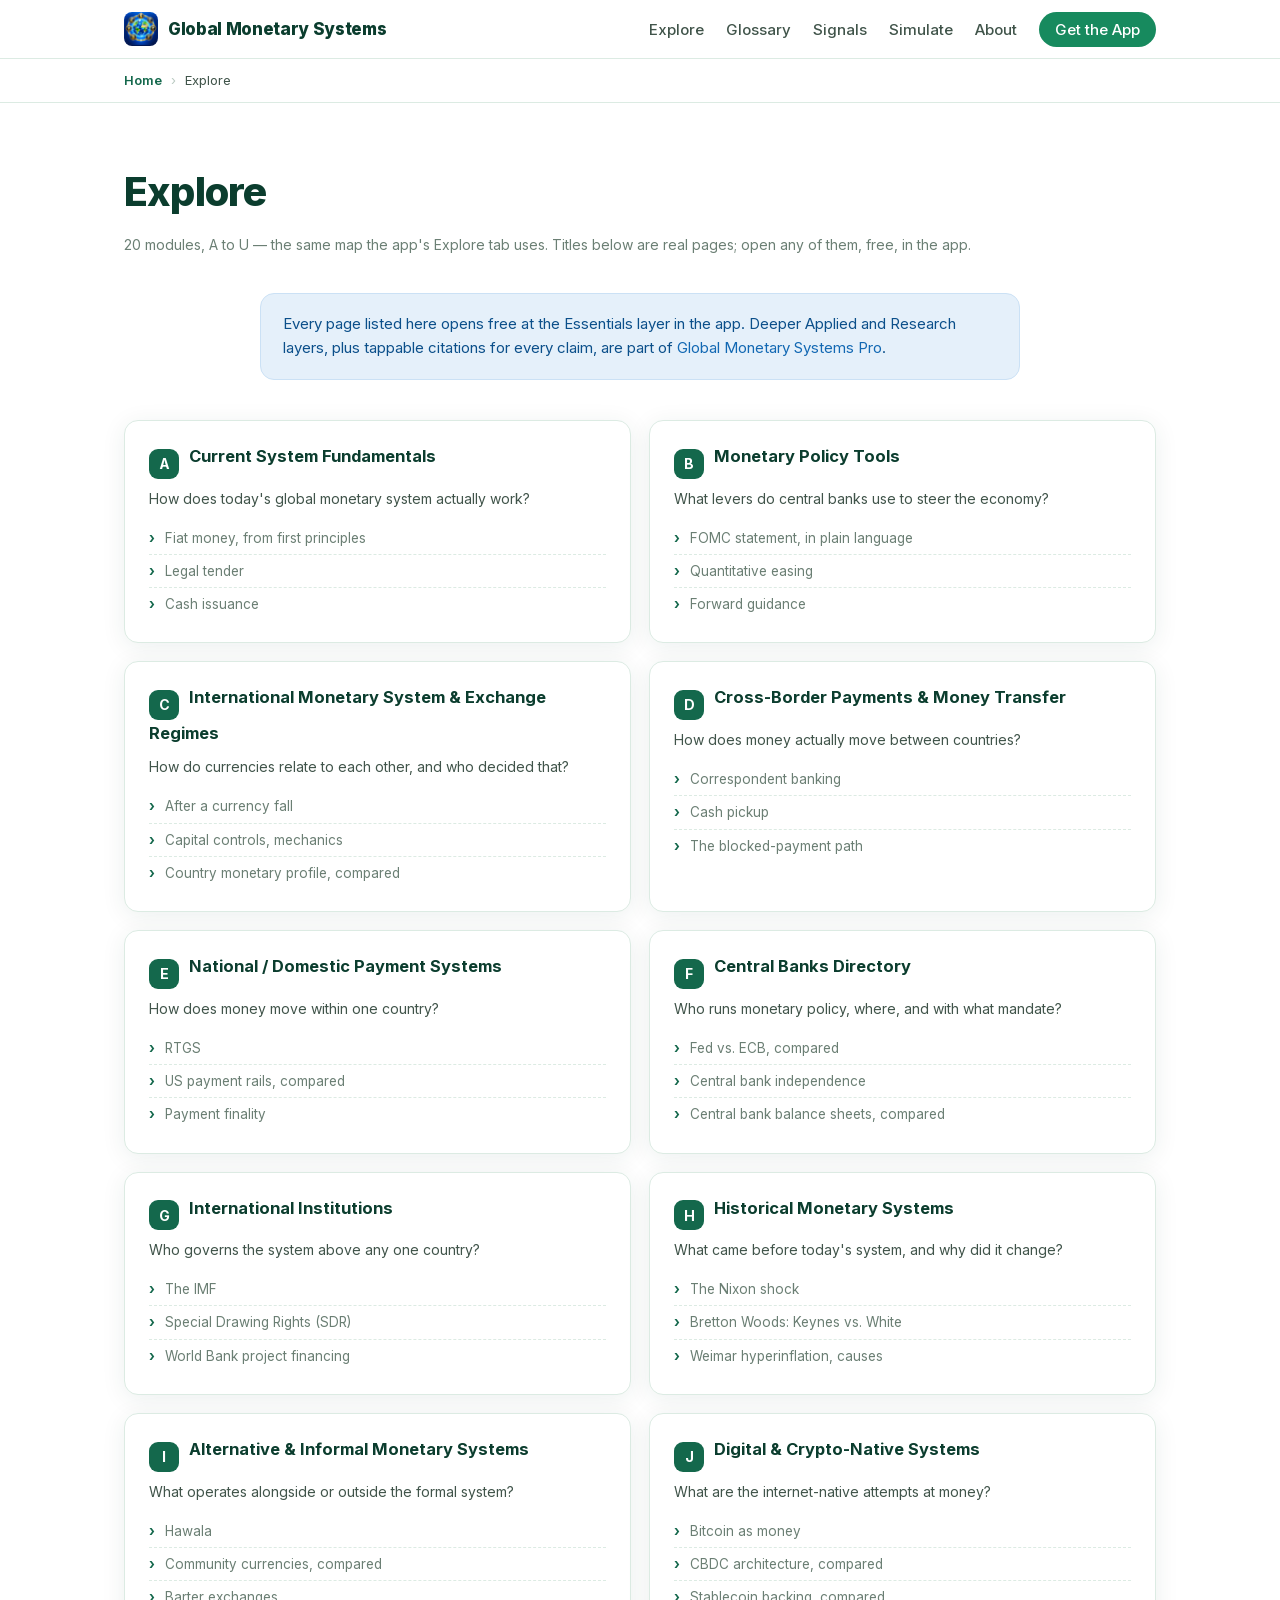
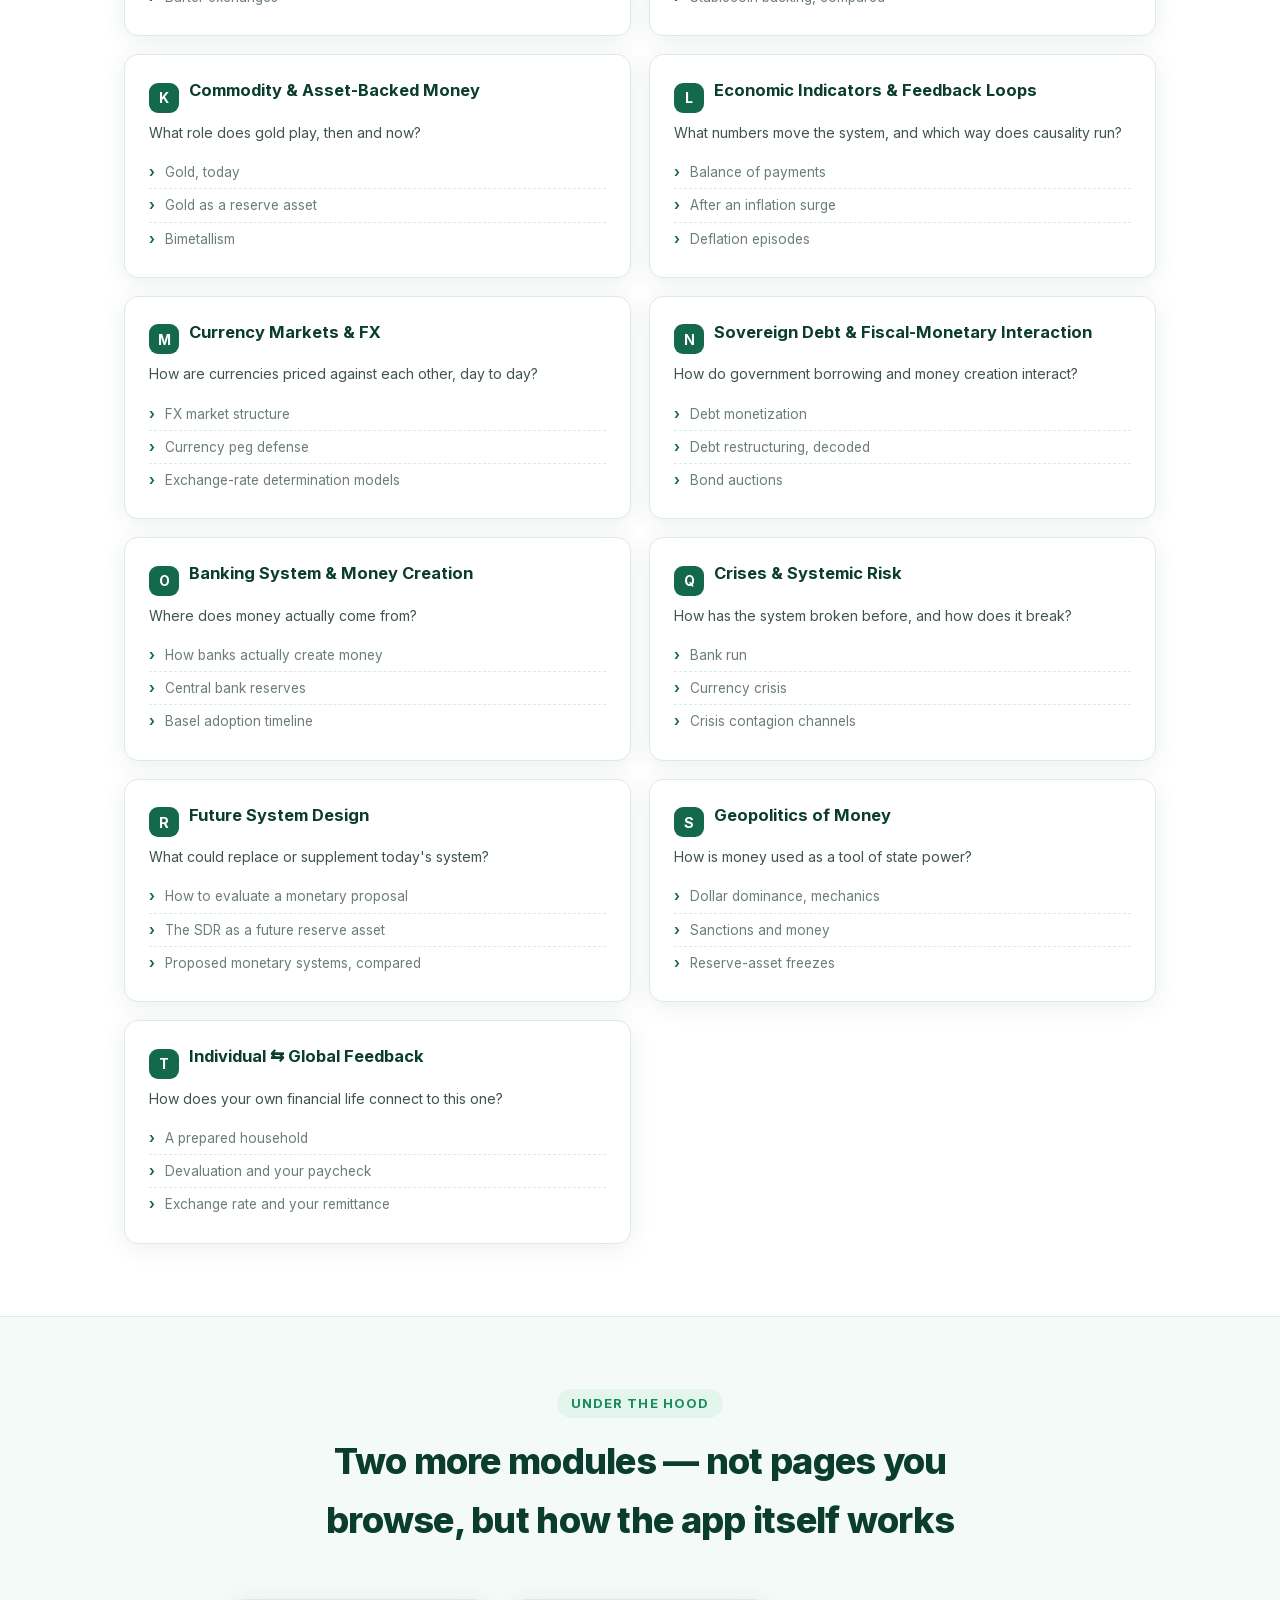
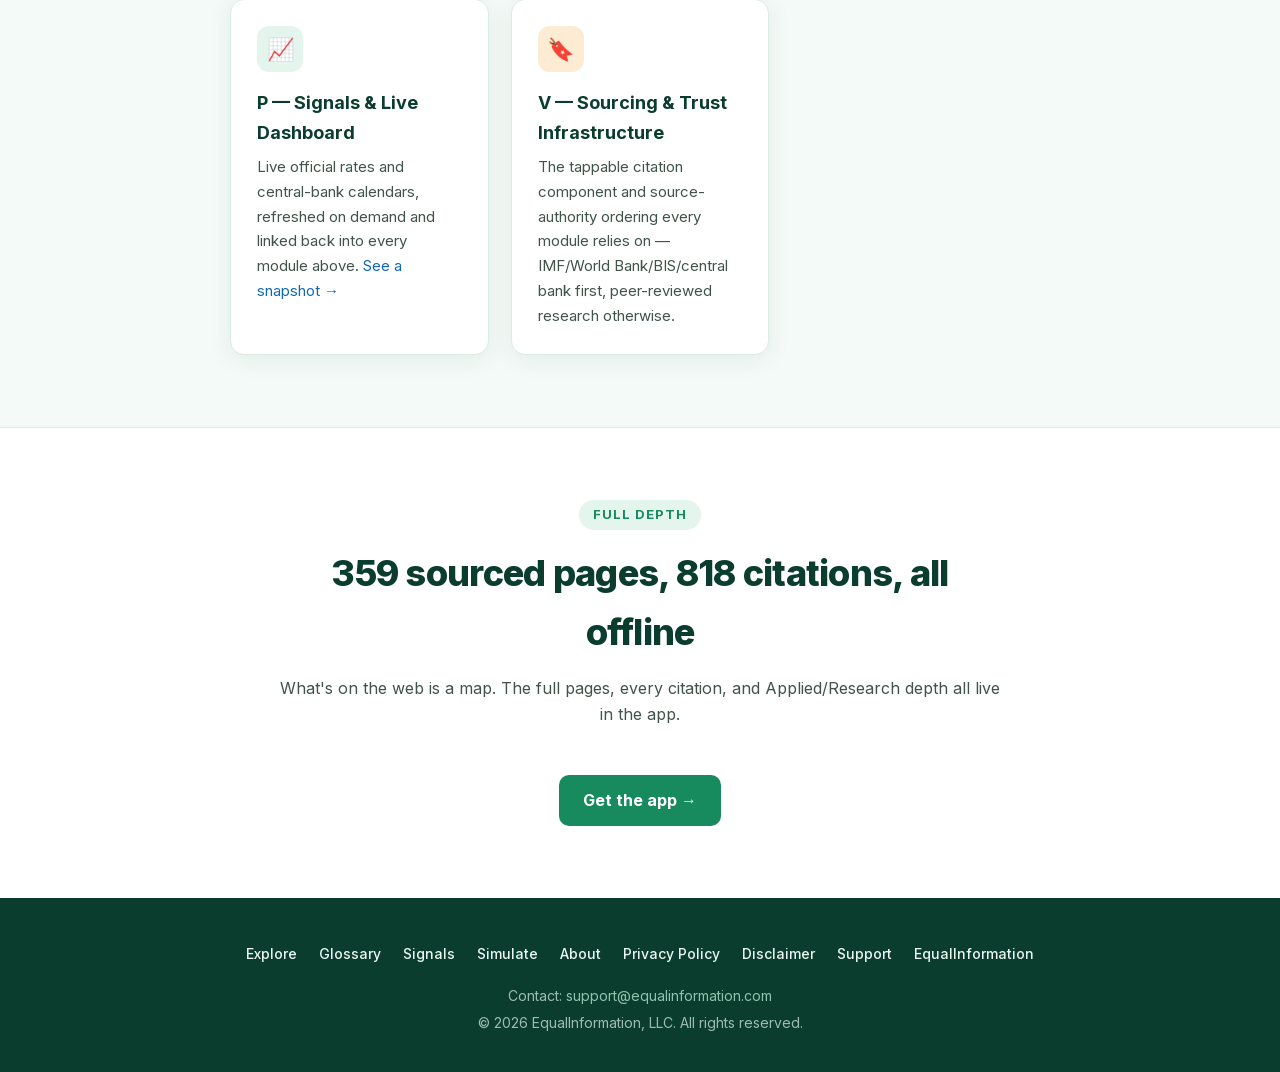
<file: explore/index.html>
<!DOCTYPE html>
<html lang="en">
<head>
    <meta charset="UTF-8">
    <meta name="viewport" content="width=device-width, initial-scale=1.0">
    <title>Explore — Global Monetary Systems</title>
    <meta name="description" content="20 modules covering the entire global monetary system — current mechanics, monetary history, crises, geopolitics, and future system design. 359 sourced pages in the app.">
    <link rel="canonical" href="https://equalinformation.com/global-monetary-systems-site/explore/">
    <meta property="og:title" content="Explore — Global Monetary Systems">
    <meta property="og:description" content="20 modules covering the entire global monetary system, from current mechanics to monetary history, crises, and future system design.">
    <meta property="og:url" content="https://equalinformation.com/global-monetary-systems-site/explore/">
    <meta property="og:image" content="https://equalinformation.com/global-monetary-systems-site/assets/img/og-image.png">
    <meta property="og:type" content="website">
    <meta property="og:site_name" content="Global Monetary Systems">
    <link rel="icon" type="image/png" href="../assets/img/favicon.png">
    <link rel="apple-touch-icon" href="../assets/img/apple-touch-icon.png">
    <link rel="manifest" href="../site.webmanifest">
    <meta name="theme-color" content="#0b3d2e">
    <link rel="stylesheet" href="../assets/fonts/inter.css">
    <link rel="stylesheet" href="../assets/css/style.css">
</head>
<body>

<nav>
    <div class="nav-inner">
        <a href="../" class="nav-logo">
            <img src="../assets/img/favicon.png" alt="" width="32" height="32">
            Global Monetary Systems
        </a>
        <ul class="nav-links">
            <li><a href="./">Explore</a></li>
            <li><a href="../glossary/">Glossary</a></li>
            <li><a href="../signals/">Signals</a></li>
            <li><a href="../simulate/">Simulate</a></li>
            <li><a href="../about/">About</a></li>
            <li><a href="../#download" class="nav-cta">Get the App</a></li>
        </ul>
        <button class="mobile-menu-btn" onclick="document.querySelector('.nav-links').classList.toggle('show')" aria-label="Menu">&#9776;</button>
    </div>
</nav>
<div class="crumbs" role="navigation" aria-label="Breadcrumb"><div class="wrap"><a href="../">Home</a><span class="sep">&rsaquo;</span><span class="current">Explore</span></div></div>

<div class="page-title"><div class="wrap">
    <h1>Explore</h1>
    <p class="meta">20 modules, A to U — the same map the app's Explore tab uses. Titles below are real pages; open any of them, free, in the app.</p>
</div></div>

<section style="padding-top:28px;">
    <div class="wrap">
        <div class="notice" style="max-width:760px; margin:0 auto 40px;">
            Every page listed here opens free at the Essentials layer in the app. Deeper
            Applied and Research layers, plus tappable citations for every claim, are part of
            <a href="../about/#pro">Global Monetary Systems Pro</a>.
        </div>

        <div class="module-grid">

            <div class="module-card">
                <span class="letter">A</span><h3>Current System Fundamentals</h3>
                <p class="q">How does today's global monetary system actually work?</p>
                <ul class="teasers">
                    <li>Fiat money, from first principles</li>
                    <li>Legal tender</li>
                    <li>Cash issuance</li>
                </ul>
            </div>

            <div class="module-card">
                <span class="letter">B</span><h3>Monetary Policy Tools</h3>
                <p class="q">What levers do central banks use to steer the economy?</p>
                <ul class="teasers">
                    <li>FOMC statement, in plain language</li>
                    <li>Quantitative easing</li>
                    <li>Forward guidance</li>
                </ul>
            </div>

            <div class="module-card">
                <span class="letter">C</span><h3>International Monetary System &amp; Exchange Regimes</h3>
                <p class="q">How do currencies relate to each other, and who decided that?</p>
                <ul class="teasers">
                    <li>After a currency fall</li>
                    <li>Capital controls, mechanics</li>
                    <li>Country monetary profile, compared</li>
                </ul>
            </div>

            <div class="module-card">
                <span class="letter">D</span><h3>Cross-Border Payments &amp; Money Transfer</h3>
                <p class="q">How does money actually move between countries?</p>
                <ul class="teasers">
                    <li>Correspondent banking</li>
                    <li>Cash pickup</li>
                    <li>The blocked-payment path</li>
                </ul>
            </div>

            <div class="module-card">
                <span class="letter">E</span><h3>National / Domestic Payment Systems</h3>
                <p class="q">How does money move within one country?</p>
                <ul class="teasers">
                    <li>RTGS</li>
                    <li>US payment rails, compared</li>
                    <li>Payment finality</li>
                </ul>
            </div>

            <div class="module-card">
                <span class="letter">F</span><h3>Central Banks Directory</h3>
                <p class="q">Who runs monetary policy, where, and with what mandate?</p>
                <ul class="teasers">
                    <li>Fed vs. ECB, compared</li>
                    <li>Central bank independence</li>
                    <li>Central bank balance sheets, compared</li>
                </ul>
            </div>

            <div class="module-card">
                <span class="letter">G</span><h3>International Institutions</h3>
                <p class="q">Who governs the system above any one country?</p>
                <ul class="teasers">
                    <li>The IMF</li>
                    <li>Special Drawing Rights (SDR)</li>
                    <li>World Bank project financing</li>
                </ul>
            </div>

            <div class="module-card">
                <span class="letter">H</span><h3>Historical Monetary Systems</h3>
                <p class="q">What came before today's system, and why did it change?</p>
                <ul class="teasers">
                    <li>The Nixon shock</li>
                    <li>Bretton Woods: Keynes vs. White</li>
                    <li>Weimar hyperinflation, causes</li>
                </ul>
            </div>

            <div class="module-card">
                <span class="letter">I</span><h3>Alternative &amp; Informal Monetary Systems</h3>
                <p class="q">What operates alongside or outside the formal system?</p>
                <ul class="teasers">
                    <li>Hawala</li>
                    <li>Community currencies, compared</li>
                    <li>Barter exchanges</li>
                </ul>
            </div>

            <div class="module-card">
                <span class="letter">J</span><h3>Digital &amp; Crypto-Native Systems</h3>
                <p class="q">What are the internet-native attempts at money?</p>
                <ul class="teasers">
                    <li>Bitcoin as money</li>
                    <li>CBDC architecture, compared</li>
                    <li>Stablecoin backing, compared</li>
                </ul>
            </div>

            <div class="module-card">
                <span class="letter">K</span><h3>Commodity &amp; Asset-Backed Money</h3>
                <p class="q">What role does gold play, then and now?</p>
                <ul class="teasers">
                    <li>Gold, today</li>
                    <li>Gold as a reserve asset</li>
                    <li>Bimetallism</li>
                </ul>
            </div>

            <div class="module-card">
                <span class="letter">L</span><h3>Economic Indicators &amp; Feedback Loops</h3>
                <p class="q">What numbers move the system, and which way does causality run?</p>
                <ul class="teasers">
                    <li>Balance of payments</li>
                    <li>After an inflation surge</li>
                    <li>Deflation episodes</li>
                </ul>
            </div>

            <div class="module-card">
                <span class="letter">M</span><h3>Currency Markets &amp; FX</h3>
                <p class="q">How are currencies priced against each other, day to day?</p>
                <ul class="teasers">
                    <li>FX market structure</li>
                    <li>Currency peg defense</li>
                    <li>Exchange-rate determination models</li>
                </ul>
            </div>

            <div class="module-card">
                <span class="letter">N</span><h3>Sovereign Debt &amp; Fiscal-Monetary Interaction</h3>
                <p class="q">How do government borrowing and money creation interact?</p>
                <ul class="teasers">
                    <li>Debt monetization</li>
                    <li>Debt restructuring, decoded</li>
                    <li>Bond auctions</li>
                </ul>
            </div>

            <div class="module-card">
                <span class="letter">O</span><h3>Banking System &amp; Money Creation</h3>
                <p class="q">Where does money actually come from?</p>
                <ul class="teasers">
                    <li>How banks actually create money</li>
                    <li>Central bank reserves</li>
                    <li>Basel adoption timeline</li>
                </ul>
            </div>

            <div class="module-card">
                <span class="letter">Q</span><h3>Crises &amp; Systemic Risk</h3>
                <p class="q">How has the system broken before, and how does it break?</p>
                <ul class="teasers">
                    <li>Bank run</li>
                    <li>Currency crisis</li>
                    <li>Crisis contagion channels</li>
                </ul>
            </div>

            <div class="module-card">
                <span class="letter">R</span><h3>Future System Design</h3>
                <p class="q">What could replace or supplement today's system?</p>
                <ul class="teasers">
                    <li>How to evaluate a monetary proposal</li>
                    <li>The SDR as a future reserve asset</li>
                    <li>Proposed monetary systems, compared</li>
                </ul>
            </div>

            <div class="module-card">
                <span class="letter">S</span><h3>Geopolitics of Money</h3>
                <p class="q">How is money used as a tool of state power?</p>
                <ul class="teasers">
                    <li>Dollar dominance, mechanics</li>
                    <li>Sanctions and money</li>
                    <li>Reserve-asset freezes</li>
                </ul>
            </div>

            <div class="module-card">
                <span class="letter">T</span><h3>Individual &#8646; Global Feedback</h3>
                <p class="q">How does your own financial life connect to this one?</p>
                <ul class="teasers">
                    <li>A prepared household</li>
                    <li>Devaluation and your paycheck</li>
                    <li>Exchange rate and your remittance</li>
                </ul>
            </div>

        </div>
    </div>
</section>

<section class="tint">
    <div class="wrap">
        <div class="section-head">
            <span class="kicker">Under the hood</span>
            <h2>Two more modules — not pages you browse, but how the app itself works</h2>
        </div>
        <div class="grid" style="max-width:820px; margin:0 auto;">
            <div class="card">
                <div class="icon">&#128200;</div>
                <h3>P — Signals &amp; Live Dashboard</h3>
                <p>Live official rates and central-bank calendars, refreshed on demand and linked back into every module above. <a href="../signals/">See a snapshot &rarr;</a></p>
            </div>
            <div class="card">
                <div class="icon gold">&#128278;</div>
                <h3>V — Sourcing &amp; Trust Infrastructure</h3>
                <p>The tappable citation component and source-authority ordering every module relies on — IMF/World Bank/BIS/central bank first, peer-reviewed research otherwise.</p>
            </div>
        </div>
    </div>
</section>

<section>
    <div class="wrap" style="text-align:center;">
        <div class="section-head">
            <span class="kicker">Full depth</span>
            <h2>359 sourced pages, 818 citations, all offline</h2>
            <p>What's on the web is a map. The full pages, every citation, and Applied/Research depth all live in the app.</p>
        </div>
        <a class="btn" href="../#download">Get the app &rarr;</a>
    </div>
</section>

<footer>
    <div class="footer-inner">
        <ul class="footer-links">
            <li><a href="./">Explore</a></li>
            <li><a href="../glossary/">Glossary</a></li>
            <li><a href="../signals/">Signals</a></li>
            <li><a href="../simulate/">Simulate</a></li>
            <li><a href="../about/">About</a></li>
            <li><a href="../privacy/">Privacy Policy</a></li>
            <li><a href="../disclaimer/">Disclaimer</a></li>
            <li><a href="../support/">Support</a></li>
            <li><a href="https://equalinformation.com" target="_blank" rel="noopener">EqualInformation</a></li>
        </ul>
        <p class="footer-copy">
            Contact: <a href="mailto:support@equalinformation.com">support@equalinformation.com</a><br>
            &copy; 2026 EqualInformation, LLC. All rights reserved.
        </p>
    </div>
</footer>

</body>
</html>
</file>
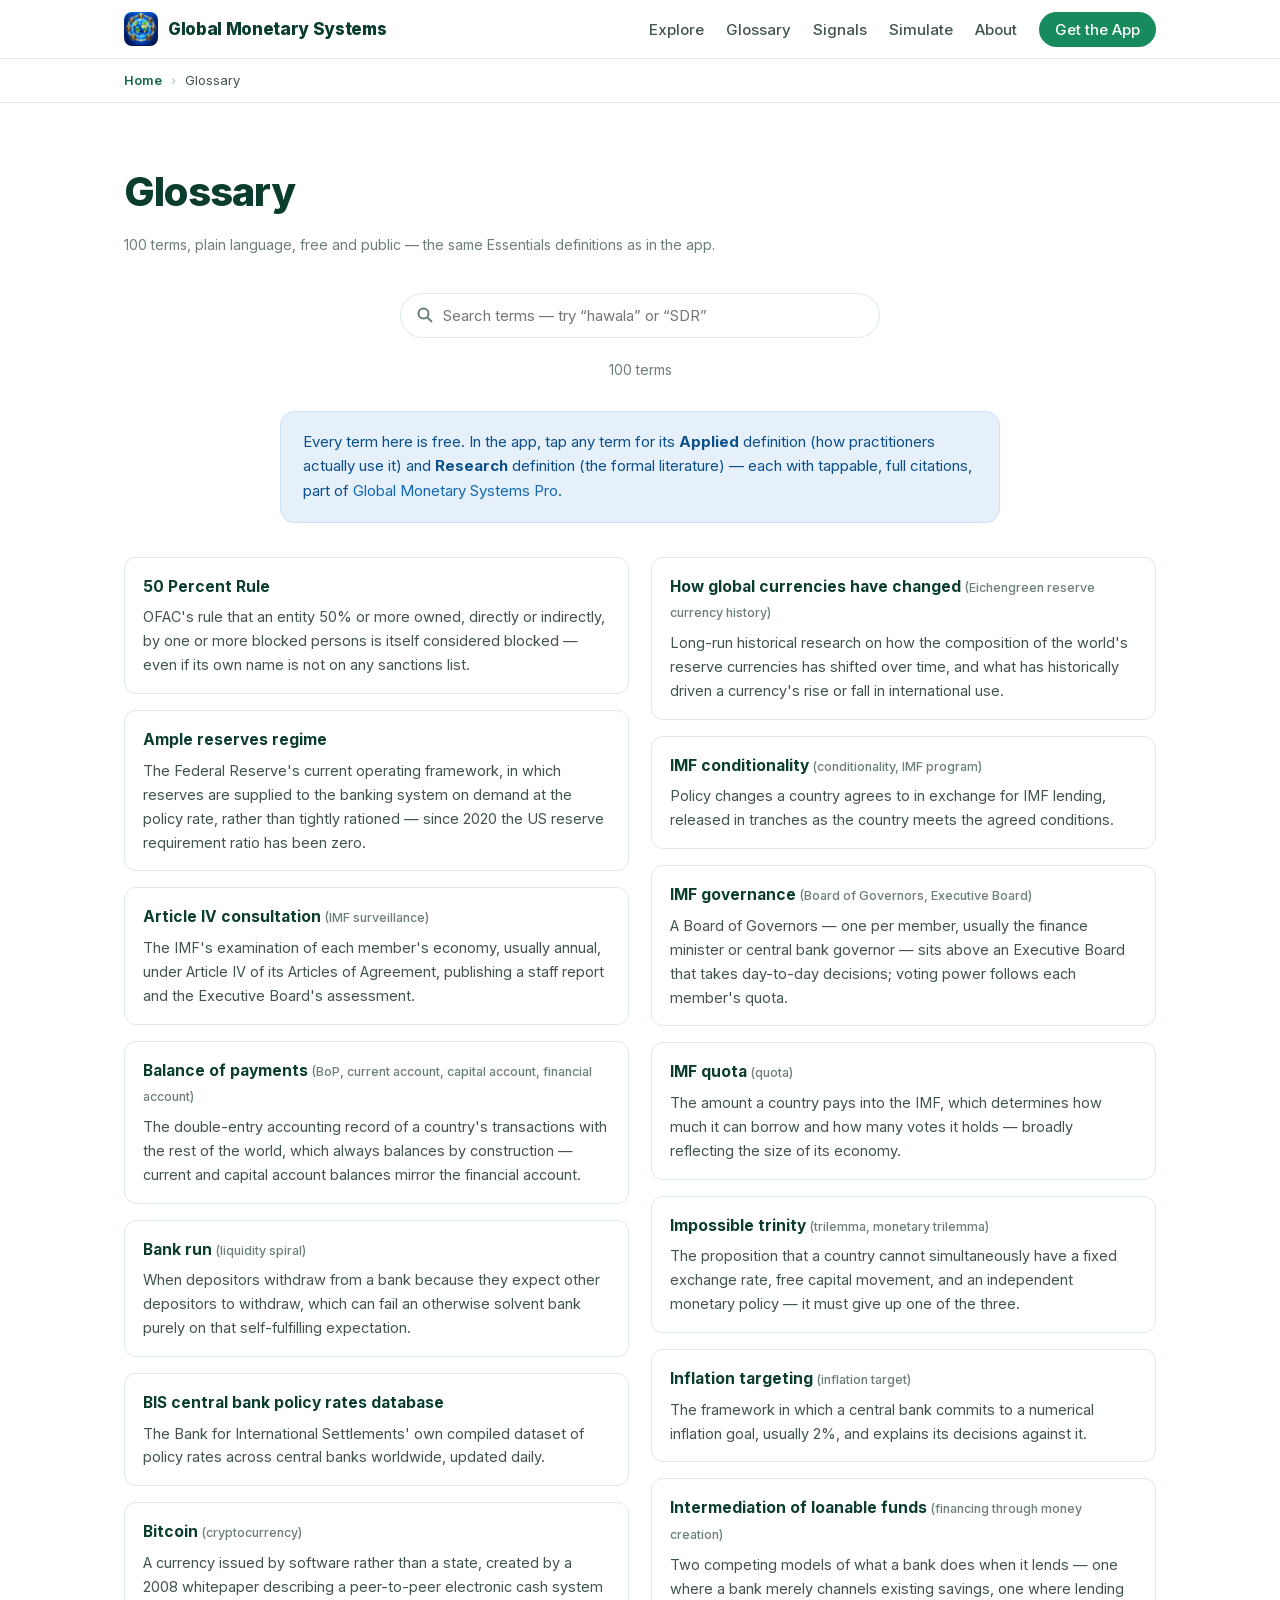
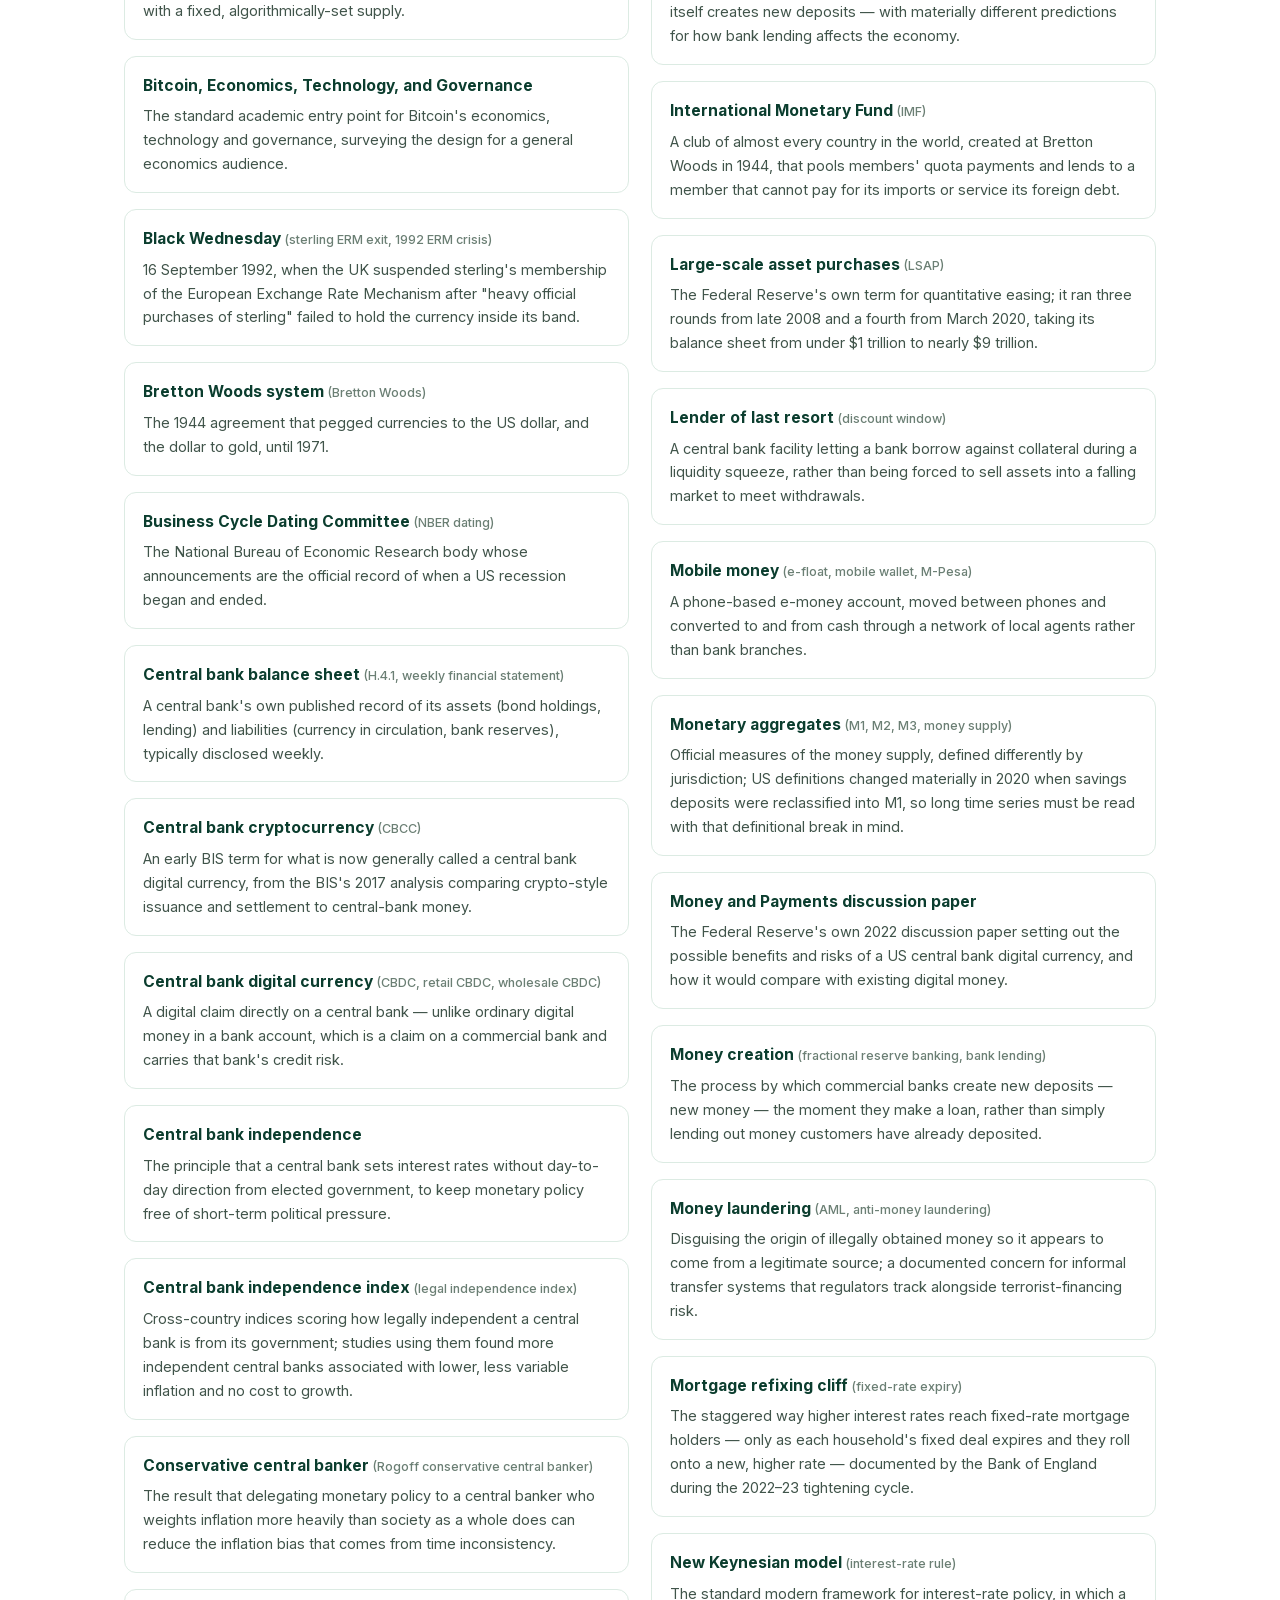
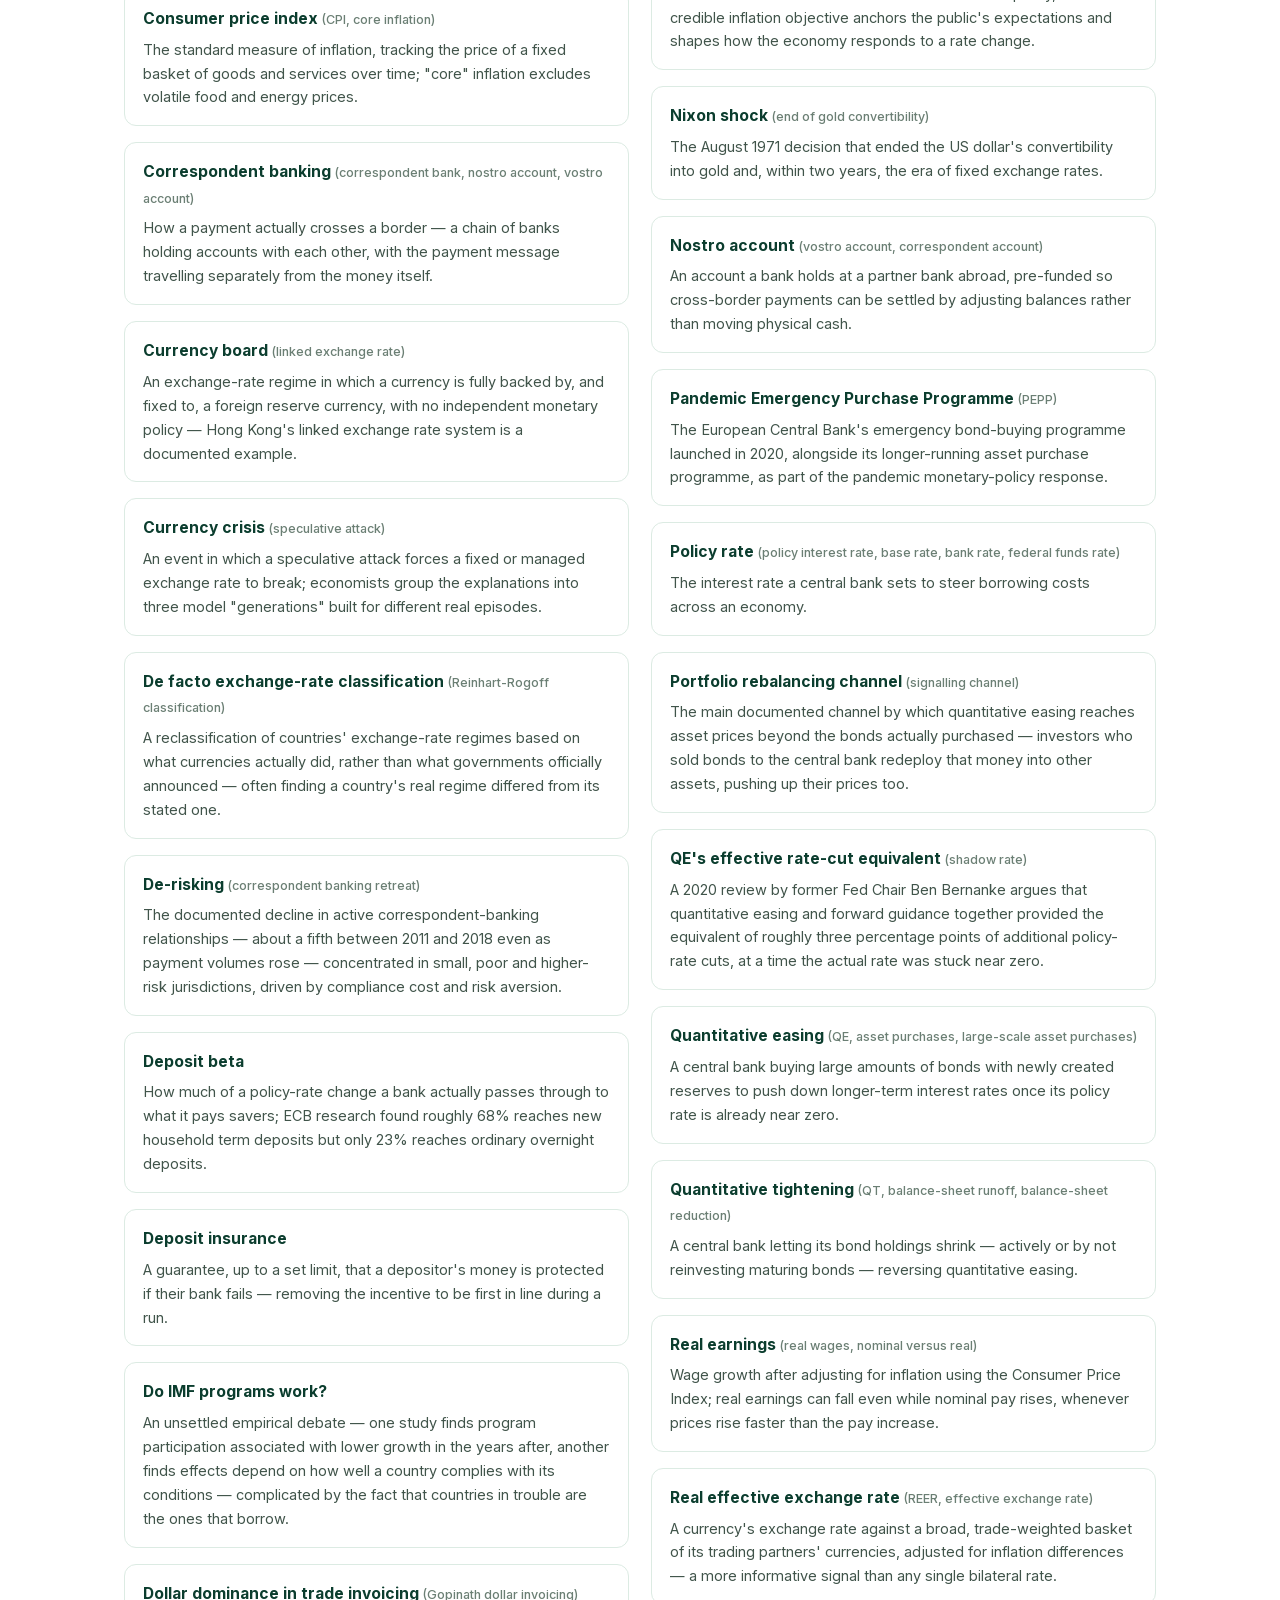
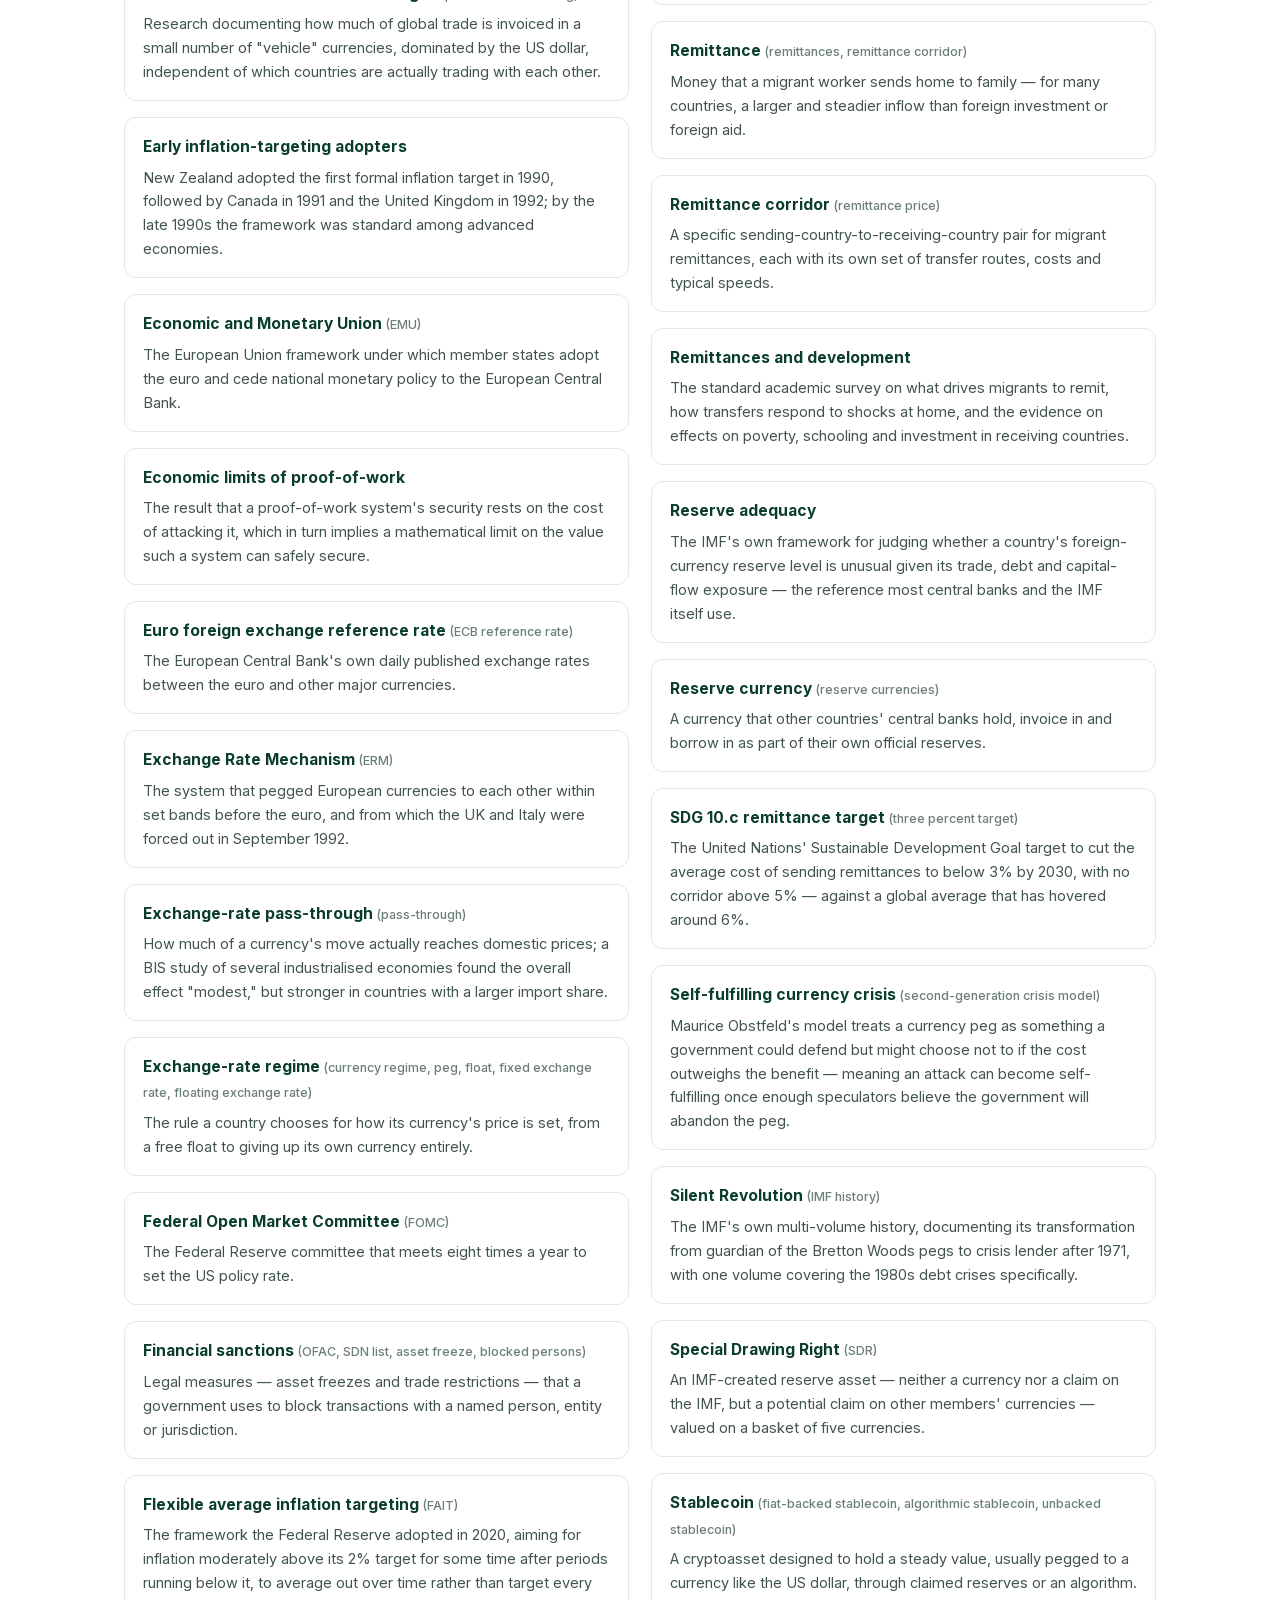
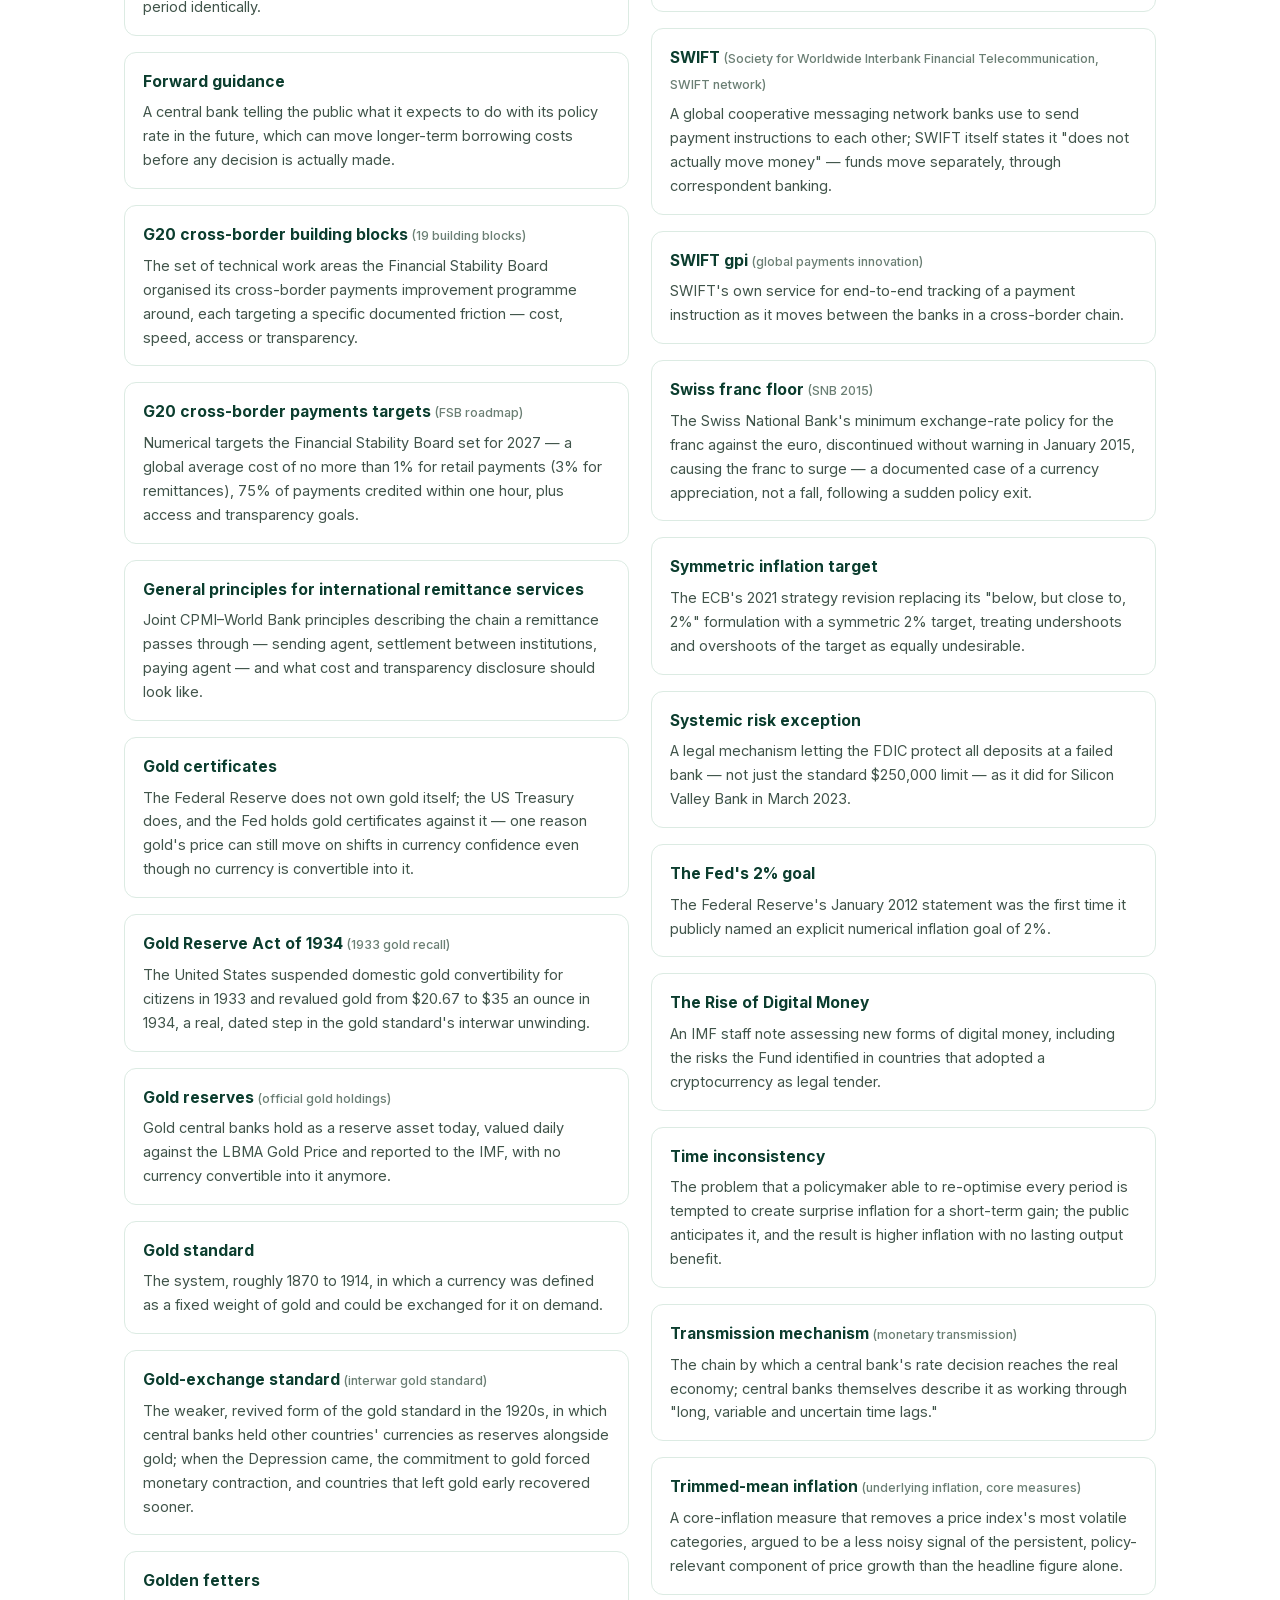
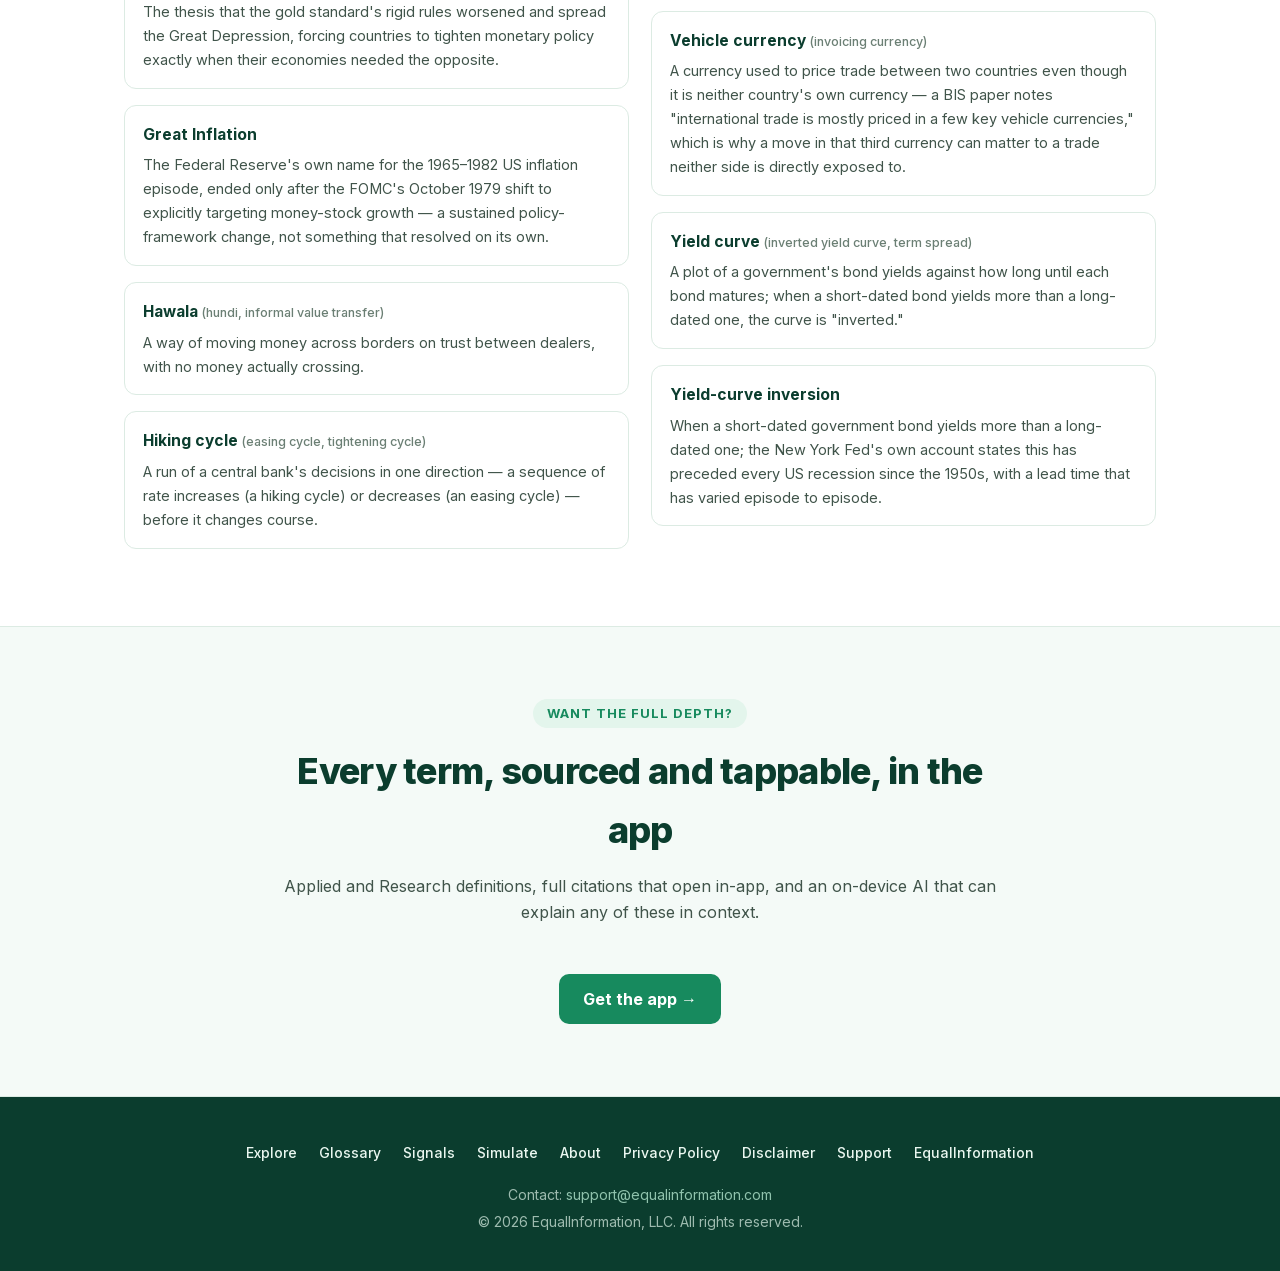
<file: glossary/index.html>
<!DOCTYPE html>
<html lang="en">
<head>
    <meta charset="UTF-8">
    <meta name="viewport" content="width=device-width, initial-scale=1.0">
    <title>Glossary — Global Monetary Systems</title>
    <meta name="description" content="100 monetary-system terms, plain-language definitions, free and public — from policy rate to hawala to the Nixon shock.">
    <link rel="canonical" href="https://equalinformation.com/global-monetary-systems-site/glossary/">
    <meta property="og:title" content="Glossary — Global Monetary Systems">
    <meta property="og:description" content="100 monetary-system terms, plain-language definitions, free and public.">
    <meta property="og:url" content="https://equalinformation.com/global-monetary-systems-site/glossary/">
    <meta property="og:image" content="https://equalinformation.com/global-monetary-systems-site/assets/img/og-image.png">
    <meta property="og:type" content="website">
    <meta property="og:site_name" content="Global Monetary Systems">
    <link rel="icon" type="image/png" href="../assets/img/favicon.png">
    <link rel="apple-touch-icon" href="../assets/img/apple-touch-icon.png">
    <link rel="manifest" href="../site.webmanifest">
    <meta name="theme-color" content="#0b3d2e">
    <link rel="stylesheet" href="../assets/fonts/inter.css">
    <link rel="stylesheet" href="../assets/css/style.css">
</head>
<body>

<nav>
    <div class="nav-inner">
        <a href="../" class="nav-logo">
            <img src="../assets/img/favicon.png" alt="" width="32" height="32">
            Global Monetary Systems
        </a>
        <ul class="nav-links">
            <li><a href="../explore/">Explore</a></li>
            <li><a href="./">Glossary</a></li>
            <li><a href="../signals/">Signals</a></li>
            <li><a href="../simulate/">Simulate</a></li>
            <li><a href="../about/">About</a></li>
            <li><a href="../#download" class="nav-cta">Get the App</a></li>
        </ul>
        <button class="mobile-menu-btn" onclick="document.querySelector('.nav-links').classList.toggle('show')" aria-label="Menu">&#9776;</button>
    </div>
</nav>
<div class="crumbs" role="navigation" aria-label="Breadcrumb"><div class="wrap"><a href="../">Home</a><span class="sep">&rsaquo;</span><span class="current">Glossary</span></div></div>

<div class="page-title"><div class="wrap">
    <h1>Glossary</h1>
    <p class="meta">100 terms, plain language, free and public — the same Essentials definitions as in the app.</p>
</div></div>

<section style="padding-top:28px;">
    <div class="wrap">
        <div class="glossary-toolbar">
            <input type="search" id="glossary-search" placeholder="Search terms — try “hawala” or “SDR”" autocomplete="off">
        </div>
        <p class="glossary-count" id="glossary-count"></p>
        <div class="notice" style="max-width:720px; margin:0 auto 34px;">
            Every term here is free. In the app, tap any term for its <strong>Applied</strong>
            definition (how practitioners actually use it) and <strong>Research</strong>
            definition (the formal literature) — each with tappable, full citations, part of
            <a href="../about/#pro">Global Monetary Systems Pro</a>.
        </div>
        <dl class="glossary-grid" id="glossary-list"></dl>
    </div>
</section>

<section class="tint">
    <div class="wrap" style="text-align:center;">
        <div class="section-head">
            <span class="kicker">Want the full depth?</span>
            <h2>Every term, sourced and tappable, in the app</h2>
            <p>Applied and Research definitions, full citations that open in-app, and an on-device AI that can explain any of these in context.</p>
        </div>
        <a class="btn" href="../#download">Get the app &rarr;</a>
    </div>
</section>

<footer>
    <div class="footer-inner">
        <ul class="footer-links">
            <li><a href="../explore/">Explore</a></li>
            <li><a href="./">Glossary</a></li>
            <li><a href="../signals/">Signals</a></li>
            <li><a href="../simulate/">Simulate</a></li>
            <li><a href="../about/">About</a></li>
            <li><a href="../privacy/">Privacy Policy</a></li>
            <li><a href="../disclaimer/">Disclaimer</a></li>
            <li><a href="../support/">Support</a></li>
            <li><a href="https://equalinformation.com" target="_blank" rel="noopener">EqualInformation</a></li>
        </ul>
        <p class="footer-copy">
            Contact: <a href="mailto:support@equalinformation.com">support@equalinformation.com</a><br>
            &copy; 2026 EqualInformation, LLC. All rights reserved.
        </p>
    </div>
</footer>

<script>
fetch('../assets/data/glossary.json').then(r => r.json()).then(terms => {
    const list = document.getElementById('glossary-list');
    const count = document.getElementById('glossary-count');
    const search = document.getElementById('glossary-search');

    terms.forEach(t => {
        const div = document.createElement('div');
        div.className = 'term';
        div.dataset.q = (t.term + ' ' + (t.aliases || []).join(' ') + ' ' + t.essentials).toLowerCase();
        const aka = (t.aliases && t.aliases.length) ? ` <span class="aka">(${t.aliases.join(', ')})</span>` : '';
        div.innerHTML = `<dt>${t.term}${aka}</dt><dd>${t.essentials}</dd>`;
        list.appendChild(div);
    });

    function render() {
        const q = search.value.trim().toLowerCase();
        let shown = 0;
        list.querySelectorAll('.term').forEach(el => {
            const match = !q || el.dataset.q.includes(q);
            el.classList.toggle('hide', !match);
            if (match) shown++;
        });
        count.textContent = q ? `${shown} of ${terms.length} terms` : `${terms.length} terms`;
    }
    search.addEventListener('input', render);
    render();
}).catch(() => {
    document.getElementById('glossary-list').innerHTML = '<p>Could not load the glossary — please try again shortly.</p>';
});
</script>

</body>
</html>
</file>
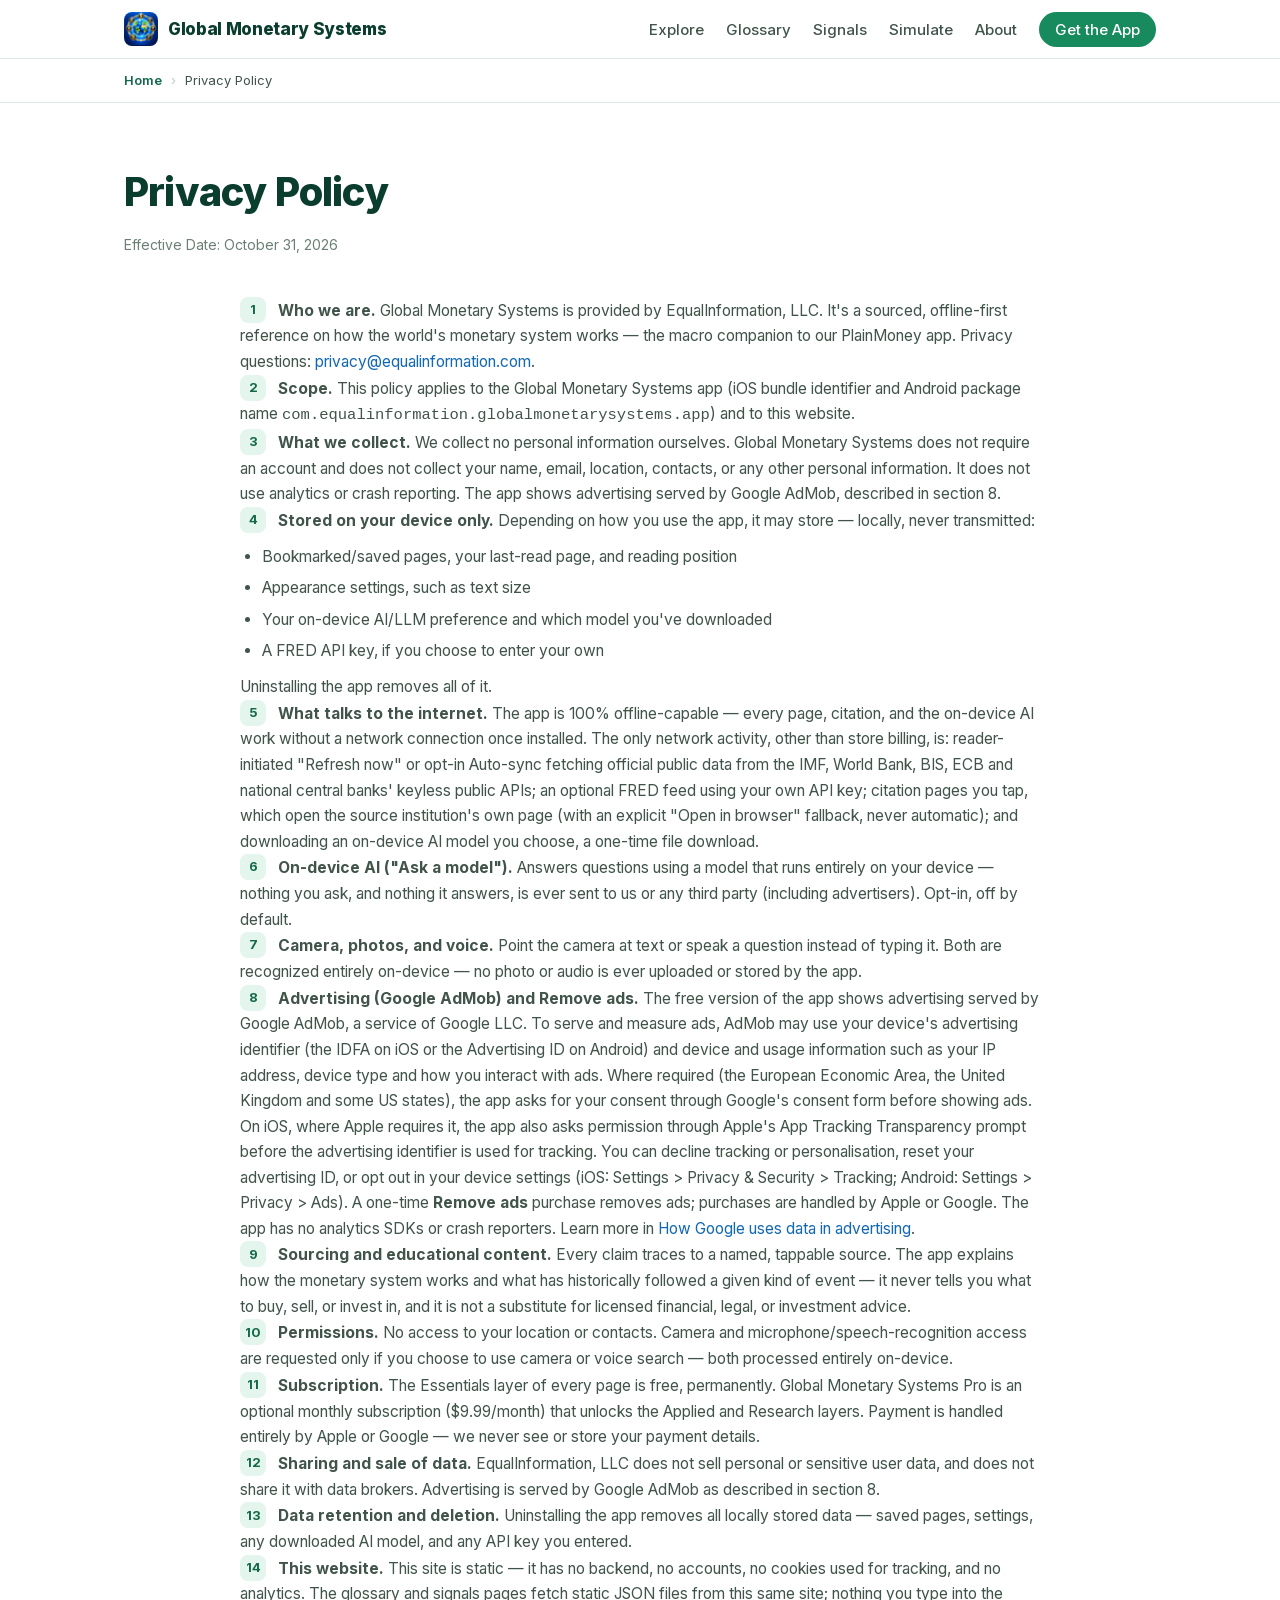
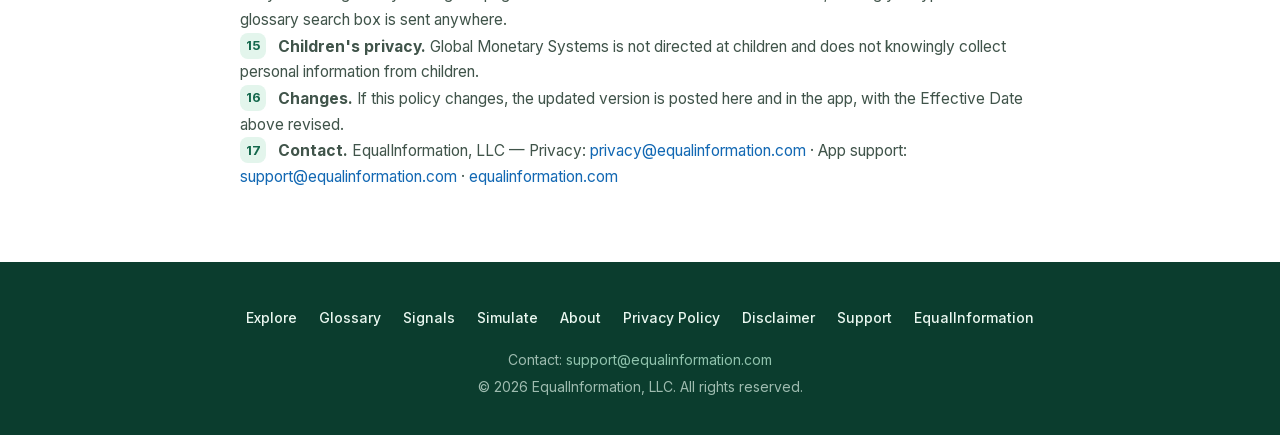
<file: privacy/index.html>
<!DOCTYPE html>
<html lang="en">
<head>
    <meta charset="UTF-8">
    <meta name="viewport" content="width=device-width, initial-scale=1.0">
    <title>Privacy Policy — Global Monetary Systems</title>
    <meta name="description" content="Global Monetary Systems privacy policy: no accounts, no analytics, ads served by Google AdMob with consent choices, and a one-time Remove ads purchase.">
    <link rel="canonical" href="https://equalinformation.com/global-monetary-systems-site/privacy/">
    <meta property="og:title" content="Privacy Policy — Global Monetary Systems">
    <meta property="og:url" content="https://equalinformation.com/global-monetary-systems-site/privacy/">
    <meta property="og:image" content="https://equalinformation.com/global-monetary-systems-site/assets/img/og-image.png">
    <meta property="og:type" content="website">
    <meta property="og:site_name" content="Global Monetary Systems">
    <link rel="icon" type="image/png" href="../assets/img/favicon.png">
    <link rel="apple-touch-icon" href="../assets/img/apple-touch-icon.png">
    <link rel="manifest" href="../site.webmanifest">
    <meta name="theme-color" content="#0b3d2e">
    <link rel="stylesheet" href="../assets/fonts/inter.css">
    <link rel="stylesheet" href="../assets/css/style.css">
</head>
<body>

<nav>
    <div class="nav-inner">
        <a href="../" class="nav-logo">
            <img src="../assets/img/favicon.png" alt="" width="32" height="32">
            Global Monetary Systems
        </a>
        <ul class="nav-links">
            <li><a href="../explore/">Explore</a></li>
            <li><a href="../glossary/">Glossary</a></li>
            <li><a href="../signals/">Signals</a></li>
            <li><a href="../simulate/">Simulate</a></li>
            <li><a href="../about/">About</a></li>
            <li><a href="../#download" class="nav-cta">Get the App</a></li>
        </ul>
        <button class="mobile-menu-btn" onclick="document.querySelector('.nav-links').classList.toggle('show')" aria-label="Menu">&#9776;</button>
    </div>
</nav>
<div class="crumbs" role="navigation" aria-label="Breadcrumb"><div class="wrap"><a href="../">Home</a><span class="sep">&rsaquo;</span><span class="current">Privacy Policy</span></div></div>

<div class="page-title"><div class="wrap">
    <h1>Privacy Policy</h1>
    <p class="meta">Effective Date: October 31, 2026</p>
</div></div>

<div class="content wrap">

    <p><span class="policy-number">1</span> <strong>Who we are.</strong> Global Monetary
    Systems is provided by EqualInformation, LLC. It's a sourced, offline-first reference on
    how the world's monetary system works — the macro companion to our PlainMoney app.
    Privacy questions: <a href="mailto:privacy@equalinformation.com">privacy@equalinformation.com</a>.</p>

    <p><span class="policy-number">2</span> <strong>Scope.</strong> This policy applies to
    the Global Monetary Systems app (iOS bundle identifier and Android package name
    <code>com.equalinformation.globalmonetarysystems.app</code>) and to this website.</p>

    <p><span class="policy-number">3</span> <strong>What we collect.</strong> We collect no personal
    information ourselves. Global Monetary Systems does not require an account and does not collect your name, email,
    location, contacts, or any other personal information. It does not use analytics or crash
    reporting. The app shows advertising served by Google AdMob, described in section 8.</p>

    <p><span class="policy-number">4</span> <strong>Stored on your device only.</strong>
    Depending on how you use the app, it may store — locally, never transmitted:</p>
    <ul>
        <li>Bookmarked/saved pages, your last-read page, and reading position</li>
        <li>Appearance settings, such as text size</li>
        <li>Your on-device AI/LLM preference and which model you've downloaded</li>
        <li>A FRED API key, if you choose to enter your own</li>
    </ul>
    <p>Uninstalling the app removes all of it.</p>

    <p><span class="policy-number">5</span> <strong>What talks to the internet.</strong> The
    app is 100% offline-capable — every page, citation, and the on-device AI work without a
    network connection once installed. The only network activity, other than store billing,
    is: reader-initiated "Refresh now" or opt-in Auto-sync fetching official public data from
    the IMF, World Bank, BIS, ECB and national central banks' keyless public APIs; an
    optional FRED feed using your own API key; citation pages you tap, which open the source
    institution's own page (with an explicit "Open in browser" fallback, never automatic);
    and downloading an on-device AI model you choose, a one-time file download.</p>

    <p><span class="policy-number">6</span> <strong>On-device AI ("Ask a model").</strong>
    Answers questions using a model that runs entirely on your device — nothing you ask, and
    nothing it answers, is ever sent to us or any third party (including advertisers). Opt-in, off by default.</p>

    <p><span class="policy-number">7</span> <strong>Camera, photos, and voice.</strong> Point
    the camera at text or speak a question instead of typing it. Both are recognized entirely
    on-device — no photo or audio is ever uploaded or stored by the app.</p>

    <p><span class="policy-number">8</span> <strong>Advertising (Google AdMob) and Remove ads.</strong> The free version of the app shows advertising served by Google AdMob, a service of Google LLC. To serve and measure ads, AdMob may use your device's advertising identifier (the IDFA on iOS or the Advertising ID on Android) and device and usage information such as your IP address, device type and how you interact with ads. Where required (the European Economic Area, the United Kingdom and some US states), the app asks for your consent through Google's consent form before showing ads. On iOS, where Apple requires it, the app also asks permission through Apple's App Tracking Transparency prompt before the advertising identifier is used for tracking. You can decline tracking or personalisation, reset your advertising ID, or opt out in your device settings (iOS: Settings &gt; Privacy &amp; Security &gt; Tracking; Android: Settings &gt; Privacy &gt; Ads). A one-time <strong>Remove ads</strong> purchase removes ads; purchases are handled by Apple or Google. The app has no analytics SDKs or crash reporters. Learn more in <a href="https://policies.google.com/technologies/ads" rel="noopener">How Google uses data in advertising</a>.</p>

    <p><span class="policy-number">9</span> <strong>Sourcing and educational content.</strong>
    Every claim traces to a named, tappable source. The app explains how the monetary system
    works and what has historically followed a given kind of event — it never tells you what
    to buy, sell, or invest in, and it is not a substitute for licensed financial, legal, or
    investment advice.</p>

    <p><span class="policy-number">10</span> <strong>Permissions.</strong> No access to your
    location or contacts. Camera and microphone/speech-recognition access are requested only
    if you choose to use camera or voice search — both processed entirely on-device.</p>

    <p><span class="policy-number">11</span> <strong>Subscription.</strong> The Essentials
    layer of every page is free, permanently. Global Monetary Systems Pro is an optional
    monthly subscription ($9.99/month) that unlocks the Applied and Research layers. Payment
    is handled entirely by Apple or Google — we never see or store your payment details.</p>

    <p><span class="policy-number">12</span> <strong>Sharing and sale of data.</strong>
    EqualInformation, LLC does not sell personal or sensitive user data, and does not share it
    with data brokers. Advertising is served by Google AdMob as described in section 8.</p>

    <p><span class="policy-number">13</span> <strong>Data retention and deletion.</strong>
    Uninstalling the app removes all locally stored data — saved pages, settings, any
    downloaded AI model, and any API key you entered.</p>

    <p><span class="policy-number">14</span> <strong>This website.</strong> This site is
    static — it has no backend, no accounts, no cookies used for tracking, and no analytics.
    The glossary and signals pages fetch static JSON files from this same site; nothing you
    type into the glossary search box is sent anywhere.</p>

    <p><span class="policy-number">15</span> <strong>Children's privacy.</strong> Global
    Monetary Systems is not directed at children and does not knowingly collect personal information
    from children.</p>

    <p><span class="policy-number">16</span> <strong>Changes.</strong> If this policy
    changes, the updated version is posted here and in the app, with the Effective Date
    above revised.</p>

    <p><span class="policy-number">17</span> <strong>Contact.</strong> EqualInformation, LLC
    &mdash; Privacy: <a href="mailto:privacy@equalinformation.com">privacy@equalinformation.com</a>
    &middot; App support: <a href="mailto:support@equalinformation.com">support@equalinformation.com</a>
    &middot; <a href="https://equalinformation.com" target="_blank" rel="noopener">equalinformation.com</a></p>

</div>

<footer>
    <div class="footer-inner">
        <ul class="footer-links">
            <li><a href="../explore/">Explore</a></li>
            <li><a href="../glossary/">Glossary</a></li>
            <li><a href="../signals/">Signals</a></li>
            <li><a href="../simulate/">Simulate</a></li>
            <li><a href="../about/">About</a></li>
            <li><a href="./">Privacy Policy</a></li>
            <li><a href="../disclaimer/">Disclaimer</a></li>
            <li><a href="../support/">Support</a></li>
            <li><a href="https://equalinformation.com" target="_blank" rel="noopener">EqualInformation</a></li>
        </ul>
        <p class="footer-copy">
            Contact: <a href="mailto:support@equalinformation.com">support@equalinformation.com</a><br>
            &copy; 2026 EqualInformation, LLC. All rights reserved.
        </p>
    </div>
</footer>

</body>
</html>
</file>
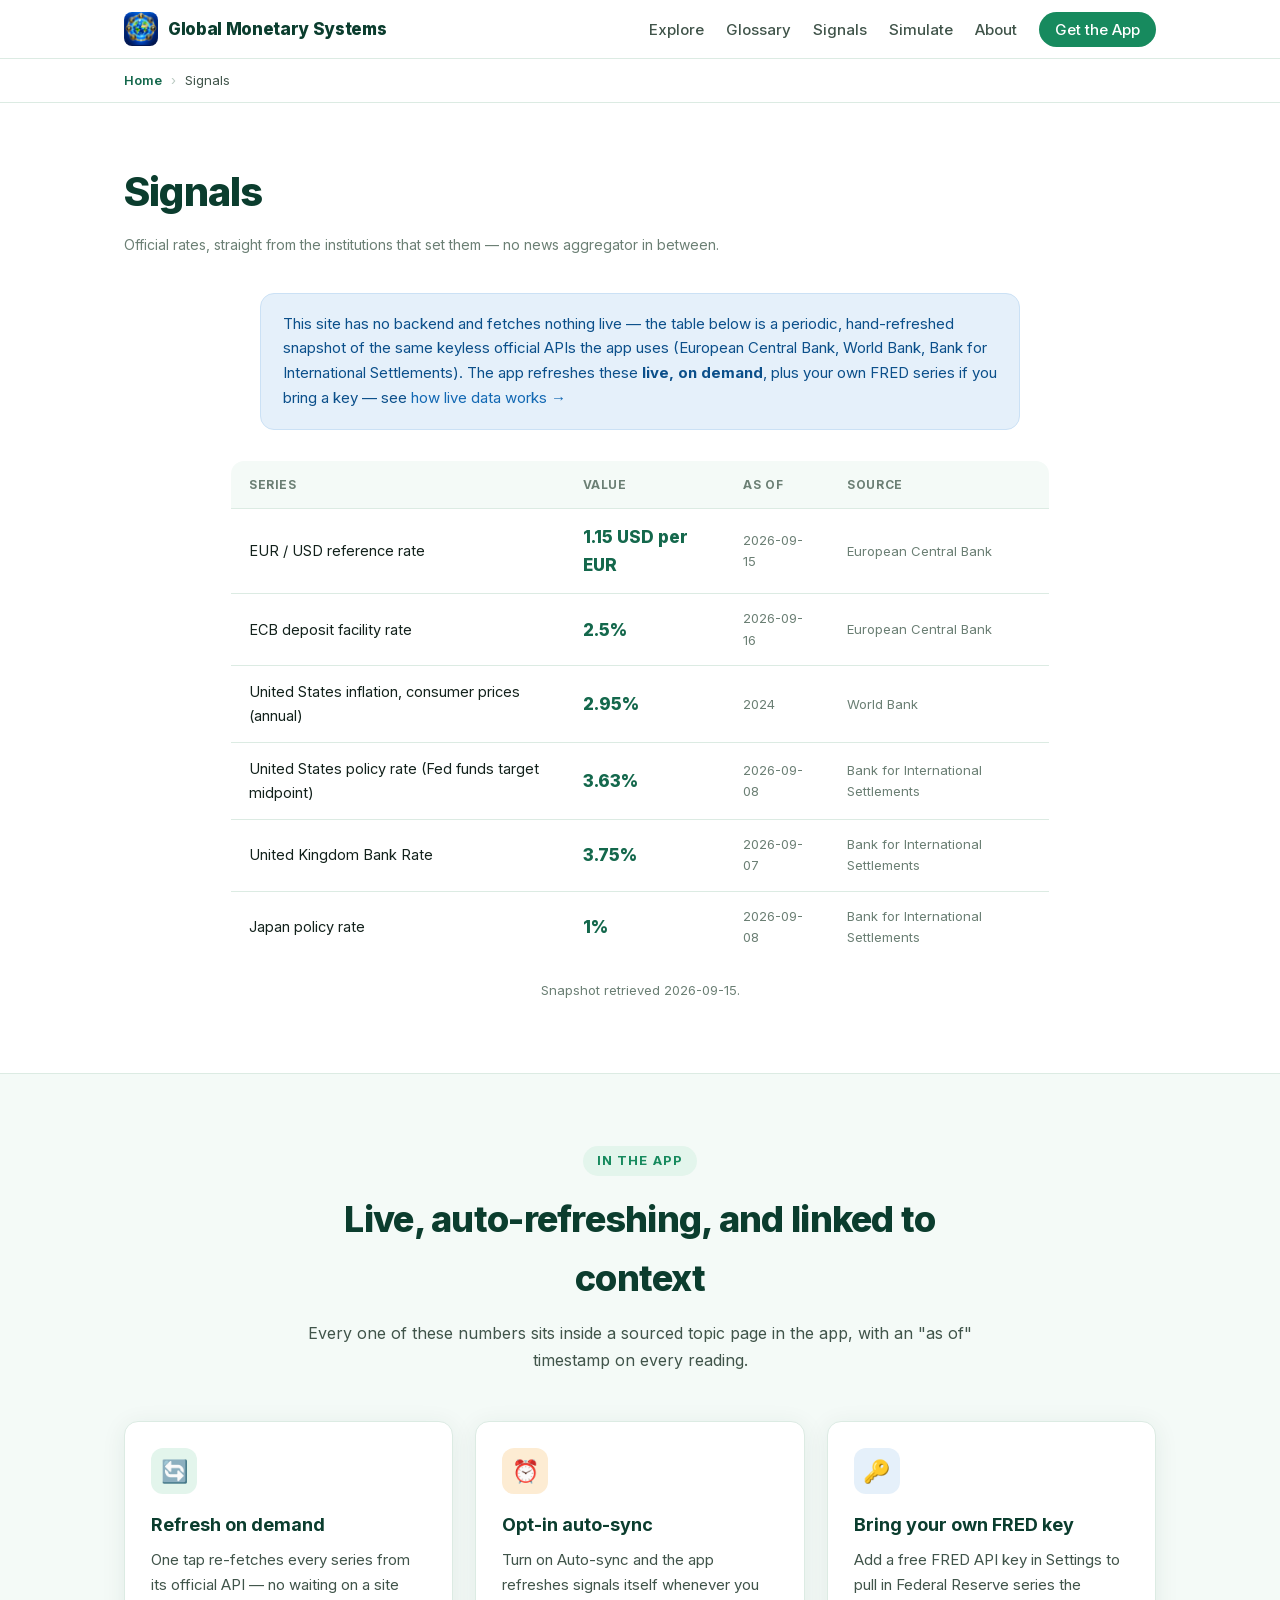
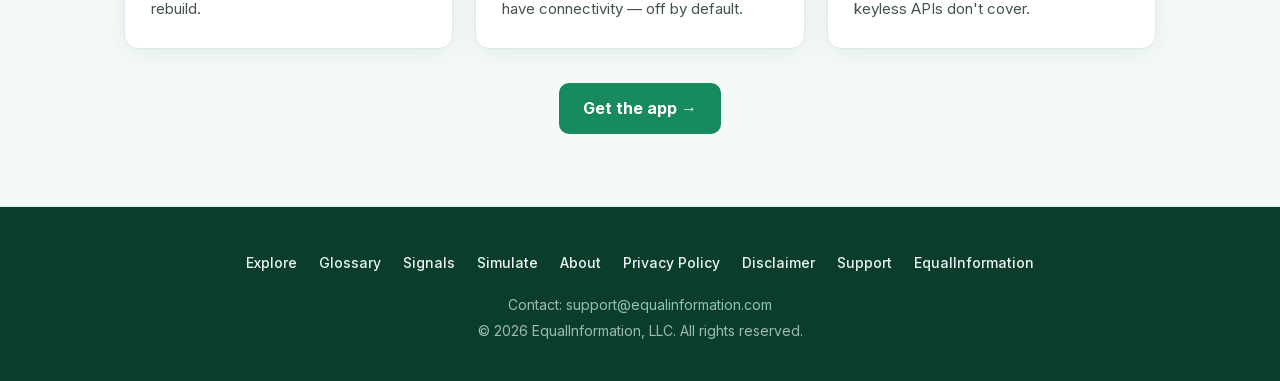
<file: signals/index.html>
<!DOCTYPE html>
<html lang="en">
<head>
    <meta charset="UTF-8">
    <meta name="viewport" content="width=device-width, initial-scale=1.0">
    <title>Signals — Global Monetary Systems</title>
    <meta name="description" content="A snapshot of live official rates from the ECB, World Bank and BIS — exchange rates, policy rates, and inflation, sourced directly from the institutions that set them.">
    <link rel="canonical" href="https://equalinformation.com/global-monetary-systems-site/signals/">
    <meta property="og:title" content="Signals — Global Monetary Systems">
    <meta property="og:description" content="A snapshot of live official rates from the ECB, World Bank and BIS.">
    <meta property="og:url" content="https://equalinformation.com/global-monetary-systems-site/signals/">
    <meta property="og:image" content="https://equalinformation.com/global-monetary-systems-site/assets/img/og-image.png">
    <meta property="og:type" content="website">
    <meta property="og:site_name" content="Global Monetary Systems">
    <link rel="icon" type="image/png" href="../assets/img/favicon.png">
    <link rel="apple-touch-icon" href="../assets/img/apple-touch-icon.png">
    <link rel="manifest" href="../site.webmanifest">
    <meta name="theme-color" content="#0b3d2e">
    <link rel="stylesheet" href="../assets/fonts/inter.css">
    <link rel="stylesheet" href="../assets/css/style.css">
</head>
<body>

<nav>
    <div class="nav-inner">
        <a href="../" class="nav-logo">
            <img src="../assets/img/favicon.png" alt="" width="32" height="32">
            Global Monetary Systems
        </a>
        <ul class="nav-links">
            <li><a href="../explore/">Explore</a></li>
            <li><a href="../glossary/">Glossary</a></li>
            <li><a href="./">Signals</a></li>
            <li><a href="../simulate/">Simulate</a></li>
            <li><a href="../about/">About</a></li>
            <li><a href="../#download" class="nav-cta">Get the App</a></li>
        </ul>
        <button class="mobile-menu-btn" onclick="document.querySelector('.nav-links').classList.toggle('show')" aria-label="Menu">&#9776;</button>
    </div>
</nav>
<div class="crumbs" role="navigation" aria-label="Breadcrumb"><div class="wrap"><a href="../">Home</a><span class="sep">&rsaquo;</span><span class="current">Signals</span></div></div>

<div class="page-title"><div class="wrap">
    <h1>Signals</h1>
    <p class="meta">Official rates, straight from the institutions that set them — no news aggregator in between.</p>
</div></div>

<section style="padding-top:28px;">
    <div class="wrap">
        <div class="notice" style="max-width:760px; margin:0 auto 30px;">
            This site has no backend and fetches nothing live — the table below is a periodic,
            hand-refreshed snapshot of the same keyless official APIs the app uses (European
            Central Bank, World Bank, Bank for International Settlements). The app refreshes
            these <strong>live, on demand</strong>, plus your own FRED series if you bring a key —
            see <a href="../about/#live-data">how live data works &rarr;</a>
        </div>

        <div style="max-width:820px; margin:0 auto; overflow-x:auto;">
            <table class="signals-table" id="signals-full">
                <thead><tr><th>Series</th><th>Value</th><th>As of</th><th>Source</th></tr></thead>
                <tbody></tbody>
            </table>
        </div>
        <p style="text-align:center; color:var(--ink-faint); font-size:13px; margin-top:16px;" id="retrieved-note"></p>
    </div>
</section>

<section class="tint">
    <div class="wrap">
        <div class="section-head">
            <span class="kicker">In the app</span>
            <h2>Live, auto-refreshing, and linked to context</h2>
            <p>Every one of these numbers sits inside a sourced topic page in the app, with an "as of" timestamp on every reading.</p>
        </div>
        <div class="grid">
            <div class="card">
                <div class="icon">&#128260;</div>
                <h3>Refresh on demand</h3>
                <p>One tap re-fetches every series from its official API — no waiting on a site rebuild.</p>
            </div>
            <div class="card">
                <div class="icon gold">&#9200;</div>
                <h3>Opt-in auto-sync</h3>
                <p>Turn on Auto-sync and the app refreshes signals itself whenever you have connectivity — off by default.</p>
            </div>
            <div class="card">
                <div class="icon teal">&#128273;</div>
                <h3>Bring your own FRED key</h3>
                <p>Add a free FRED API key in Settings to pull in Federal Reserve series the keyless APIs don't cover.</p>
            </div>
        </div>
        <div style="display:flex; justify-content:center; margin-top:34px;">
            <a class="btn" href="../#download">Get the app &rarr;</a>
        </div>
    </div>
</section>

<footer>
    <div class="footer-inner">
        <ul class="footer-links">
            <li><a href="../explore/">Explore</a></li>
            <li><a href="../glossary/">Glossary</a></li>
            <li><a href="./">Signals</a></li>
            <li><a href="../simulate/">Simulate</a></li>
            <li><a href="../about/">About</a></li>
            <li><a href="../privacy/">Privacy Policy</a></li>
            <li><a href="../disclaimer/">Disclaimer</a></li>
            <li><a href="../support/">Support</a></li>
            <li><a href="https://equalinformation.com" target="_blank" rel="noopener">EqualInformation</a></li>
        </ul>
        <p class="footer-copy">
            Contact: <a href="mailto:support@equalinformation.com">support@equalinformation.com</a><br>
            &copy; 2026 EqualInformation, LLC. All rights reserved.
        </p>
    </div>
</footer>

<script>
fetch('../assets/data/signals.json').then(r => r.json()).then(rows => {
    const tbody = document.querySelector('#signals-full tbody');
    let latestRetrieved = '';
    rows.forEach(s => {
        const unit = s.unit.startsWith('percent') ? '%' : ` ${s.unit}`;
        const value = Math.round(s.value * 100) / 100;
        const tr = document.createElement('tr');
        tr.innerHTML = `<td>${s.name}</td><td class="value">${value}${unit}</td><td class="asof">${s.date}</td><td class="source">${s.provider}</td>`;
        tbody.appendChild(tr);
        if (s.retrieved > latestRetrieved) latestRetrieved = s.retrieved;
    });
    if (latestRetrieved) {
        const d = new Date(latestRetrieved);
        document.getElementById('retrieved-note').textContent =
            `Snapshot retrieved ${d.toISOString().slice(0, 10)}.`;
    }
}).catch(() => {
    document.querySelector('#signals-full tbody').innerHTML =
        '<tr><td colspan="4">Could not load signals right now — please try again shortly.</td></tr>';
});
</script>

</body>
</html>
</file>
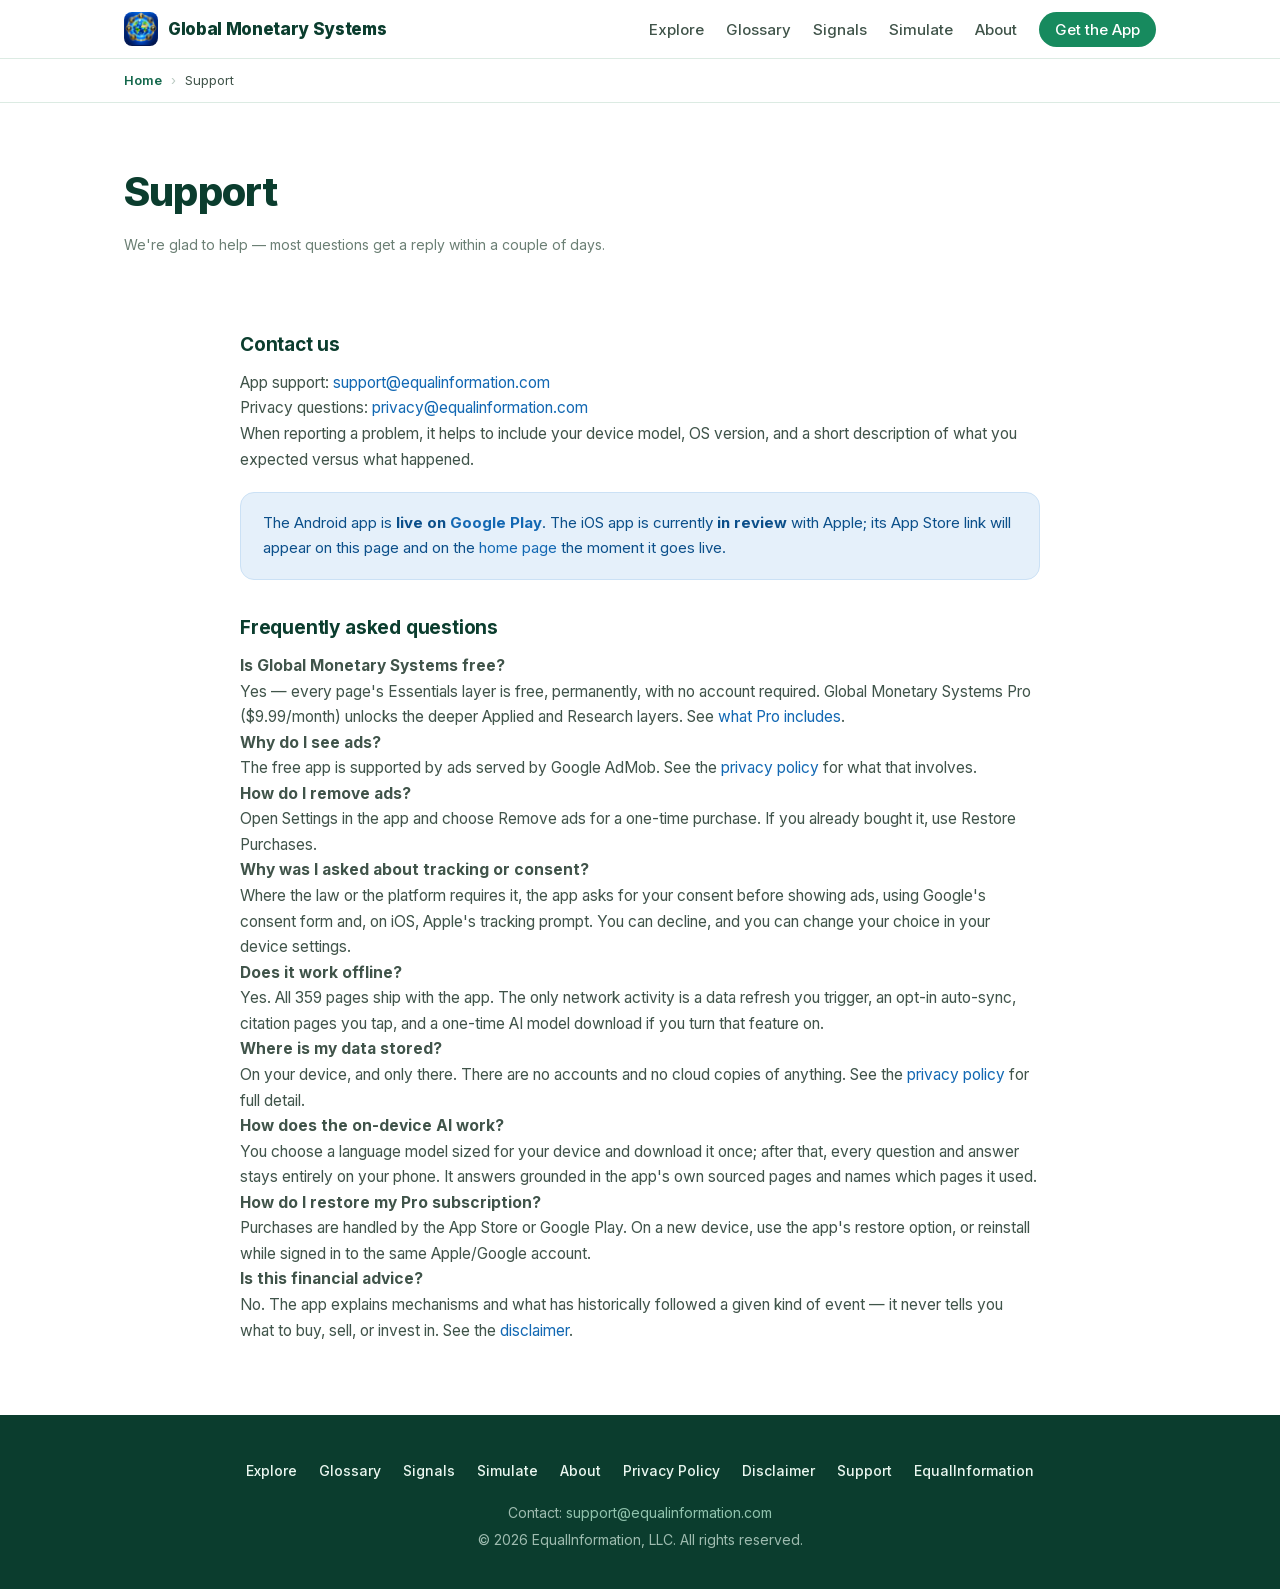
<file: support/index.html>
<!DOCTYPE html>
<html lang="en">
<head>
    <meta charset="UTF-8">
    <meta name="viewport" content="width=device-width, initial-scale=1.0">
    <title>Support — Global Monetary Systems</title>
    <meta name="description" content="Get help with the Global Monetary Systems app — contact, FAQs, and store status.">
    <link rel="canonical" href="https://equalinformation.com/global-monetary-systems-site/support/">
    <meta property="og:title" content="Support — Global Monetary Systems">
    <meta property="og:url" content="https://equalinformation.com/global-monetary-systems-site/support/">
    <meta property="og:image" content="https://equalinformation.com/global-monetary-systems-site/assets/img/og-image.png">
    <meta property="og:type" content="website">
    <meta property="og:site_name" content="Global Monetary Systems">
    <link rel="icon" type="image/png" href="../assets/img/favicon.png">
    <link rel="apple-touch-icon" href="../assets/img/apple-touch-icon.png">
    <link rel="manifest" href="../site.webmanifest">
    <meta name="theme-color" content="#0b3d2e">
    <link rel="stylesheet" href="../assets/fonts/inter.css">
    <link rel="stylesheet" href="../assets/css/style.css">
</head>
<body>

<nav>
    <div class="nav-inner">
        <a href="../" class="nav-logo">
            <img src="../assets/img/favicon.png" alt="" width="32" height="32">
            Global Monetary Systems
        </a>
        <ul class="nav-links">
            <li><a href="../explore/">Explore</a></li>
            <li><a href="../glossary/">Glossary</a></li>
            <li><a href="../signals/">Signals</a></li>
            <li><a href="../simulate/">Simulate</a></li>
            <li><a href="../about/">About</a></li>
            <li><a href="../#download" class="nav-cta">Get the App</a></li>
        </ul>
        <button class="mobile-menu-btn" onclick="document.querySelector('.nav-links').classList.toggle('show')" aria-label="Menu">&#9776;</button>
    </div>
</nav>
<div class="crumbs" role="navigation" aria-label="Breadcrumb"><div class="wrap"><a href="../">Home</a><span class="sep">&rsaquo;</span><span class="current">Support</span></div></div>

<div class="page-title"><div class="wrap">
    <h1>Support</h1>
    <p class="meta">We're glad to help — most questions get a reply within a couple of days.</p>
</div></div>

<div class="content wrap">

    <h3>Contact us</h3>
    <p>
        App support: <a href="mailto:support@equalinformation.com?subject=Global%20Monetary%20Systems%20Support">support@equalinformation.com</a><br>
        Privacy questions: <a href="mailto:privacy@equalinformation.com">privacy@equalinformation.com</a>
    </p>
    <p>
        When reporting a problem, it helps to include your device model, OS version, and a
        short description of what you expected versus what happened.
    </p>

    <div class="notice">
        The Android app is <strong>live on <a href="https://play.google.com/store/apps/details?id=com.equalinformation.globalmonetarysystems.app" target="_blank" rel="noopener">Google Play</a></strong>. The iOS app is currently <strong>in review</strong> with Apple; its App Store link will appear on this page and on the <a href="../">home page</a> the moment it goes live.
    </div>

    <h3>Frequently asked questions</h3>

    <p><strong>Is Global Monetary Systems free?</strong><br>
    Yes — every page's Essentials layer is free, permanently, with no account required.
    Global Monetary Systems Pro ($9.99/month) unlocks the deeper Applied and Research layers.
    See <a href="../about/#pro">what Pro includes</a>.</p>

    <p><strong>Why do I see ads?</strong><br>
    The free app is supported by ads served by Google AdMob. See the <a href="../privacy/">privacy policy</a> for what that involves.</p>

    <p><strong>How do I remove ads?</strong><br>
    Open Settings in the app and choose Remove ads for a one-time purchase. If you already bought it, use Restore Purchases.</p>

    <p><strong>Why was I asked about tracking or consent?</strong><br>
    Where the law or the platform requires it, the app asks for your consent before showing ads, using Google's consent form and, on iOS, Apple's tracking prompt. You can decline, and you can change your choice in your device settings.</p>

    <p><strong>Does it work offline?</strong><br>
    Yes. All 359 pages ship with the app. The only network activity is a data refresh you
    trigger, an opt-in auto-sync, citation pages you tap, and a one-time AI model download if
    you turn that feature on.</p>

    <p><strong>Where is my data stored?</strong><br>
    On your device, and only there. There are no accounts and no cloud copies of anything.
    See the <a href="../privacy/">privacy policy</a> for full detail.</p>

    <p><strong>How does the on-device AI work?</strong><br>
    You choose a language model sized for your device and download it once; after that, every
    question and answer stays entirely on your phone. It answers grounded in the app's own
    sourced pages and names which pages it used.</p>

    <p><strong>How do I restore my Pro subscription?</strong><br>
    Purchases are handled by the App Store or Google Play. On a new device, use the app's
    restore option, or reinstall while signed in to the same Apple/Google account.</p>

    <p><strong>Is this financial advice?</strong><br>
    No. The app explains mechanisms and what has historically followed a given kind of event —
    it never tells you what to buy, sell, or invest in. See the <a href="../disclaimer/">disclaimer</a>.</p>

</div>

<footer>
    <div class="footer-inner">
        <ul class="footer-links">
            <li><a href="../explore/">Explore</a></li>
            <li><a href="../glossary/">Glossary</a></li>
            <li><a href="../signals/">Signals</a></li>
            <li><a href="../simulate/">Simulate</a></li>
            <li><a href="../about/">About</a></li>
            <li><a href="../privacy/">Privacy Policy</a></li>
            <li><a href="../disclaimer/">Disclaimer</a></li>
            <li><a href="./">Support</a></li>
            <li><a href="https://equalinformation.com" target="_blank" rel="noopener">EqualInformation</a></li>
        </ul>
        <p class="footer-copy">
            Contact: <a href="mailto:support@equalinformation.com">support@equalinformation.com</a><br>
            &copy; 2026 EqualInformation, LLC. All rights reserved.
        </p>
    </div>
</footer>

</body>
</html>
</file>
<file: assets/fonts/inter.css>
/* Inter variable font (latin subset) — self-hosted, no third-party requests.
   Single variable file covers all weights 100–900. */
@font-face {
    font-family: 'Inter';
    font-style: normal;
    font-weight: 100 900;
    font-display: swap;
    src: url(inter-latin-var.woff2) format('woff2');
    unicode-range: U+0000-00FF, U+0131, U+0152-0153, U+02BB-02BC, U+02C6, U+02DA, U+02DC, U+0304, U+0308, U+0329, U+2000-206F, U+20AC, U+2122, U+2191, U+2193, U+2212, U+2215, U+FEFF, U+FFFD;
}
</file>
<file: assets/css/style.css>
/* Global Monetary Systems — brand stylesheet
   Palette and type copied literally from nutrisize-health-site: clinical blue (trust) +
   green (go/verified), Inter throughout. Structure/components are this site's own. */

:root {
    --green-900: #0b3d2e;
    --green-700: #14684c;
    --green-600: #178a5e;
    --green-500: #1fa971;
    --green-100: #e3f5ec;
    --blue-700: #0b4f8a;
    --blue-600: #1268b3;
    --blue-100: #e5f0fa;
    --amber-500: #d97706;
    --amber-100: #fdecd3;
    --red-500: #dc2626;
    --ink: #12211b;
    --ink-soft: #40544a;
    --ink-faint: #6b7f74;
    --paper: #ffffff;
    --paper-tint: #f4faf7;
    --line: #dcebe3;
    --radius: 14px;
    --shadow: 0 4px 24px rgba(11, 61, 46, 0.08);
    --maxw: 1080px;
}

* { margin: 0; padding: 0; box-sizing: border-box; }

html { scroll-behavior: smooth; }

body {
    font-family: 'Inter', -apple-system, BlinkMacSystemFont, 'Segoe UI', Roboto, sans-serif;
    color: var(--ink);
    background: var(--paper);
    line-height: 1.65;
    -webkit-font-smoothing: antialiased;
}

img { max-width: 100%; }

a { color: var(--blue-600); text-decoration: none; }
a:hover { text-decoration: underline; }

.wrap { max-width: var(--maxw); margin: 0 auto; padding: 0 24px; }

/* ---------- Navigation ---------- */
nav {
    position: sticky; top: 0; z-index: 50;
    background: rgba(255, 255, 255, 0.92);
    backdrop-filter: blur(10px);
    border-bottom: 1px solid var(--line);
}
.nav-inner {
    max-width: var(--maxw); margin: 0 auto; padding: 12px 24px;
    display: flex; align-items: center; gap: 28px;
}
.nav-logo {
    display: flex; align-items: center; gap: 10px;
    font-weight: 800; font-size: 17px; color: var(--green-900);
    letter-spacing: -0.02em;
}
.nav-logo:hover { text-decoration: none; }
.nav-logo img { width: 34px; height: 34px; border-radius: 8px; }
.nav-links {
    display: flex; gap: 22px; list-style: none; margin-left: auto; align-items: center;
}
.nav-links a { color: var(--ink-soft); font-size: 15px; font-weight: 500; }
.nav-links a:hover { color: var(--green-700); text-decoration: none; }
.nav-cta {
    background: var(--green-600); color: #fff !important;
    padding: 8px 16px; border-radius: 999px; font-weight: 600;
}
.nav-cta:hover { background: var(--green-700); }
.mobile-menu-btn {
    display: none; margin-left: auto; background: none; border: none;
    font-size: 24px; color: var(--green-900); cursor: pointer;
}

/* ---------- Hero ---------- */
.hero {
    background:
        radial-gradient(1000px 500px at 85% -10%, var(--blue-100) 0%, transparent 60%),
        radial-gradient(900px 500px at 10% 110%, var(--green-100) 0%, transparent 60%),
        var(--paper-tint);
    padding: 88px 0 72px;
    text-align: center;
}
.hero-sub { padding: 56px 0 40px; }

.crumbs { background: #fff; border-bottom: 1px solid var(--line); }
.crumbs .wrap { padding: 11px 24px; font-size: 13px; color: var(--ink-faint);
  display: flex; flex-wrap: wrap; align-items: center; gap: 2px 0; }
.crumbs a { color: var(--green-700); font-weight: 600; text-decoration: none; }
.crumbs a:hover { text-decoration: underline; }
.crumbs .sep { margin: 0 9px; color: #b9c9c0; }
.crumbs .current { color: var(--ink-soft); }

.hero h1 {
    font-size: clamp(34px, 5.5vw, 56px);
    font-weight: 900; letter-spacing: -0.03em; line-height: 1.12;
    color: var(--green-900);
}
.hero h1 .accent { color: var(--green-600); }
.hero .tagline {
    margin-top: 14px; font-size: clamp(17px, 2.4vw, 22px);
    font-weight: 600; color: var(--blue-700);
}
.hero .lede {
    margin: 22px auto 0; max-width: 760px;
    font-size: 17px; color: var(--ink-soft);
}

/* Store badges */
.store-buttons {
    margin-top: 34px; display: flex; gap: 6px; justify-content: center;
    align-items: center; flex-wrap: wrap;
}
.store-buttons a:hover { opacity: 0.85; }
.badge-ios { height: 54px; width: auto; display: block; }
.badge-play { height: 80px; width: auto; display: block; }
.store-buttons.pending a, .store-buttons.pending span { filter: grayscale(60%); opacity: 0.55; }
.pending-note {
    margin-top: 10px; font-size: 13px; color: var(--ink-faint); font-weight: 600;
    display: flex; align-items: center; justify-content: center; gap: 8px;
}
.pending-note .pip {
    width: 7px; height: 7px; border-radius: 50%; background: var(--amber-500);
    display: inline-block; box-shadow: 0 0 0 3px rgba(217,119,6,0.18);
}

/* Stats band */
.stats {
    display: flex; justify-content: center; gap: 12px; flex-wrap: wrap;
    margin-top: 44px;
}
.stat {
    background: #fff; border: 1px solid var(--line); border-radius: var(--radius);
    box-shadow: var(--shadow); padding: 16px 22px; min-width: 150px;
}
.stat .num { font-size: 26px; font-weight: 800; color: var(--green-700); letter-spacing: -0.02em; }
.stat .label { font-size: 13px; color: var(--ink-faint); font-weight: 500; }

/* ---------- Sections ---------- */
section { padding: 72px 0; }
section.tint { background: var(--paper-tint); border-top: 1px solid var(--line); border-bottom: 1px solid var(--line); }
.section-head { text-align: center; max-width: 720px; margin: 0 auto 48px; }
.section-head .kicker {
    display: inline-block; font-size: 13px; font-weight: 700; letter-spacing: 0.08em;
    text-transform: uppercase; color: var(--green-600);
    background: var(--green-100); border-radius: 999px; padding: 4px 14px; margin-bottom: 14px;
}
.section-head h2 { font-size: clamp(26px, 4vw, 36px); font-weight: 800; letter-spacing: -0.02em; color: var(--green-900); }
.section-head p { margin-top: 12px; color: var(--ink-soft); }

/* Feature grid */
.grid { display: grid; grid-template-columns: repeat(3, 1fr); gap: 22px; }
.grid.two { grid-template-columns: repeat(2, 1fr); }
.card {
    background: #fff; border: 1px solid var(--line); border-radius: var(--radius);
    box-shadow: var(--shadow); padding: 26px;
}
.card .icon {
    width: 46px; height: 46px; border-radius: 12px; display: flex;
    align-items: center; justify-content: center; font-size: 22px;
    background: var(--green-100); margin-bottom: 16px;
}
.card .icon.blue { background: var(--blue-100); }
.card .icon.gold { background: var(--amber-100); }
.card .icon.teal { background: var(--blue-100); }
.card h3 { font-size: 18px; font-weight: 700; color: var(--green-900); margin-bottom: 8px; }
.card p { font-size: 15px; color: var(--ink-soft); }
.card .pro-tag {
    display: inline-block; margin-top: 10px; font-size: 11px; font-weight: 700;
    letter-spacing: 0.06em; text-transform: uppercase; color: var(--amber-500);
    background: var(--amber-100); padding: 3px 10px; border-radius: 999px;
}
.card .app-tag {
    display: inline-block; margin-top: 10px; font-size: 11px; font-weight: 700;
    letter-spacing: 0.06em; text-transform: uppercase; color: var(--blue-700);
    background: var(--blue-100); padding: 3px 10px; border-radius: 999px;
}

/* App screenshots strip */
.screens-strip {
    display: grid; grid-template-columns: repeat(5, 1fr); gap: 22px;
    max-width: 1080px; margin: 0 auto;
}
.phone { margin: 0; text-align: center; }
.phone img {
    width: 100%; height: auto; display: block;
    border-radius: 26px;
    border: 6px solid #10241c;
    box-shadow: 0 12px 34px rgba(11, 61, 46, 0.25);
    background: #000;
}
.phone figcaption {
    margin-top: 12px; font-size: 13.5px; font-weight: 600; color: var(--ink-soft);
}
@media (max-width: 980px) {
    .screens-strip { grid-template-columns: repeat(3, 1fr); }
}
@media (max-width: 640px) {
    .screens-strip { grid-template-columns: repeat(2, 1fr); max-width: 480px; }
}

/* Layer pills (Essentials / Applied / Research) */
.layers { display: flex; gap: 14px; justify-content: center; flex-wrap: wrap; margin-top: 30px; }
.layer-pill {
    flex: 1 1 260px; max-width: 320px; background: #fff; border: 1px solid var(--line);
    border-radius: var(--radius); padding: 22px; box-shadow: var(--shadow);
}
.layer-pill .tag {
    display: inline-block; font-size: 12px; font-weight: 700; letter-spacing: 0.06em;
    text-transform: uppercase; border-radius: 999px; padding: 4px 12px; margin-bottom: 12px;
}
.layer-pill.essentials .tag { background: var(--green-100); color: var(--green-700); }
.layer-pill.applied .tag,
.layer-pill.research .tag { background: var(--amber-100); color: var(--amber-500); }
.layer-pill h3 { font-size: 16px; color: var(--green-900); margin-bottom: 8px; }
.layer-pill p { font-size: 14.5px; color: var(--ink-soft); }
.layer-pill .price { margin-top: 12px; font-size: 13px; font-weight: 700; color: var(--ink-faint); }

/* KPI / topic chips */
.chips { display: flex; flex-wrap: wrap; gap: 10px; justify-content: center; }
.chip {
    background: #fff; border: 1px solid var(--line); border-radius: 999px;
    padding: 8px 16px; font-size: 14px; font-weight: 600; color: var(--green-700);
}
.chip.locked { color: var(--ink-faint); }
.chip.locked::after { content: " \1F512"; font-size: 11px; }

/* Platforms */
.platforms { display: flex; flex-wrap: wrap; gap: 12px; justify-content: center; }
.platform {
    background: var(--blue-100); color: var(--blue-700);
    border-radius: 999px; padding: 8px 18px; font-weight: 600; font-size: 14px;
}

/* Privacy banner */
.privacy-banner {
    background: linear-gradient(120deg, var(--green-900), var(--blue-700));
    color: #fff; border-radius: 20px; padding: 48px 40px; text-align: center;
}
.privacy-banner h2 { font-size: clamp(24px, 3.6vw, 32px); font-weight: 800; letter-spacing: -0.02em; }
.privacy-banner p { margin: 14px auto 0; max-width: 660px; opacity: 0.92; }
.privacy-banner a { color: #bdf0d8; font-weight: 600; }

/* ---------- Explore / module directory ---------- */
.module-grid { display: grid; grid-template-columns: repeat(2, 1fr); gap: 18px; }
@media (max-width: 760px) { .module-grid { grid-template-columns: 1fr; } }
.module-card {
    background: #fff; border: 1px solid var(--line); border-radius: var(--radius);
    padding: 22px 24px; box-shadow: var(--shadow);
}
.module-card .letter {
    display: inline-flex; align-items: center; justify-content: center;
    width: 30px; height: 30px; border-radius: 9px; background: var(--green-700); color: #fff;
    font-weight: 700; font-size: 14px; margin-right: 10px; vertical-align: -7px;
}
.module-card h3 { display: inline; font-size: 16.5px; color: var(--green-900); }
.module-card .q { margin-top: 8px; font-size: 14px; color: var(--ink-soft); }
.module-card ul.teasers { margin: 12px 0 0; padding-left: 0; list-style: none; }
.module-card ul.teasers li {
    font-size: 13.5px; color: var(--ink-faint); padding: 5px 0 5px 16px; position: relative;
    border-top: 1px dashed var(--line);
}
.module-card ul.teasers li:first-child { border-top: none; }
.module-card ul.teasers li::before {
    content: "\203A"; position: absolute; left: 0; color: var(--green-700); font-weight: 700;
}

/* ---------- Glossary ---------- */
.glossary-toolbar { max-width: 480px; margin: 0 auto 34px; }
.glossary-toolbar input[type="search"] {
    width: 100%; padding: 12px 16px; font-size: 15px; border: 1px solid var(--line);
    border-radius: 999px; font-family: inherit; color: var(--ink);
    background: #fff url('data:image/svg+xml;utf8,<svg xmlns="http://www.w3.org/2000/svg" width="16" height="16" fill="none" stroke="%236b7f74" stroke-width="2"><circle cx="6.5" cy="6.5" r="5"/><line x1="10.5" y1="10.5" x2="15" y2="15"/></svg>') no-repeat 16px center;
    padding-left: 42px;
}
.glossary-toolbar input[type="search"]:focus { outline: 2px solid var(--green-500); outline-offset: 1px; }
.glossary-grid { columns: 2 340px; column-gap: 22px; }
@media (max-width: 700px) { .glossary-grid { columns: 1; } }
.term {
    break-inside: avoid; background: #fff; border: 1px solid var(--line); border-radius: 12px;
    padding: 16px 18px; margin-bottom: 16px;
}
.term dt { font-weight: 700; color: var(--green-900); font-size: 15.5px; }
.term dt .aka { font-weight: 500; color: var(--ink-faint); font-size: 12.5px; }
.term dd { margin: 6px 0 0; color: var(--ink-soft); font-size: 14.5px; }
.term .more { display: block; margin-top: 8px; font-size: 12.5px; font-weight: 700; color: var(--blue-600); }
.term.hide { display: none; }
.glossary-count { text-align: center; color: var(--ink-faint); font-size: 14px; margin: -14px 0 30px; }

/* ---------- Signals ---------- */
.signals-table { width: 100%; border-collapse: collapse; background: #fff; border: 1px solid var(--line); border-radius: var(--radius); overflow: hidden; }
.signals-table th, .signals-table td { padding: 14px 18px; text-align: left; font-size: 14.5px; }
.signals-table thead th {
    background: var(--paper-tint); color: var(--ink-faint); font-weight: 700; font-size: 12px;
    letter-spacing: 0.05em; text-transform: uppercase; border-bottom: 1px solid var(--line);
}
.signals-table tbody tr:not(:last-child) td { border-bottom: 1px solid var(--line); }
.signals-table td.value { font-weight: 800; color: var(--green-700); font-size: 17px; }
.signals-table td.asof { color: var(--ink-faint); font-size: 13px; }
.signals-table td.source { color: var(--ink-faint); font-size: 13px; }
.snapshot-note {
    background: var(--green-100); border: 1px solid #cbe6d8; border-radius: var(--radius);
    padding: 16px 20px; margin: 22px 0; color: var(--green-700); font-size: 14.5px;
}

/* ---------- Content pages (privacy, disclaimer, support, about) ---------- */
.page-title { padding: 56px 0 8px; }
.page-title h1 { font-size: clamp(28px, 4.5vw, 40px); font-weight: 800; letter-spacing: -0.02em; color: var(--green-900); }
.page-title .meta { color: var(--ink-faint); margin-top: 8px; font-size: 14px; }
.content { padding: 32px 0 72px; max-width: 800px; }
.content h2, .content h3 { color: var(--green-900); margin: 32px 0 10px; letter-spacing: -0.01em; }
.content h3 { font-size: 19px; }
.content p, .content li { color: var(--ink-soft); font-size: 15.5px; }
.content ul { padding-left: 22px; margin: 10px 0; }
.content li { margin: 6px 0; }
.policy-number {
    display: inline-flex; align-items: center; justify-content: center;
    width: 26px; height: 26px; border-radius: 8px; margin-right: 8px;
    background: var(--green-100); color: var(--green-700);
    font-size: 13px; font-weight: 700; vertical-align: 2px;
}
.notice {
    background: var(--blue-100); border: 1px solid #cbe1f5; border-radius: var(--radius);
    padding: 18px 22px; margin: 20px 0; color: var(--blue-700); font-size: 15px;
}

/* Buttons */
.btn {
    display: inline-block; background: var(--green-600); color: #fff;
    border-radius: 10px; padding: 12px 24px; font-weight: 700;
}
.btn:hover { background: var(--green-700); text-decoration: none; }
.btn.outline { background: transparent; border: 2px solid var(--green-600); color: var(--green-700); padding: 10px 22px; }
.btn.gold { background: var(--amber-500); }
.btn.gold:hover { background: #b3620a; }

/* ---------- Footer ---------- */
footer {
    background: var(--green-900); color: #cfe6db; padding: 44px 0 36px;
    font-size: 14px;
}
.footer-inner { max-width: var(--maxw); margin: 0 auto; padding: 0 24px; text-align: center; }
.footer-links { list-style: none; display: flex; gap: 22px; justify-content: center; flex-wrap: wrap; margin-bottom: 18px; }
.footer-links a { color: #eaf7f0; font-weight: 500; }
.footer-copy { opacity: 0.75; line-height: 1.9; }
.footer-copy a { color: #bdf0d8; }

/* ---------- Responsive ---------- */
@media (max-width: 860px) {
    .grid { grid-template-columns: repeat(2, 1fr); }
}
@media (max-width: 768px) {
    .nav-links {
        display: none; position: absolute; top: 100%; left: 0; right: 0;
        background: #fff; border-bottom: 1px solid var(--line);
        flex-direction: column; padding: 16px 24px; gap: 14px; align-items: flex-start;
    }
    .nav-links.show { display: flex; }
    .mobile-menu-btn { display: block; }
}
@media (max-width: 560px) {
    .grid { grid-template-columns: 1fr; }
    .hero { padding: 60px 0 52px; }
}
</file>
